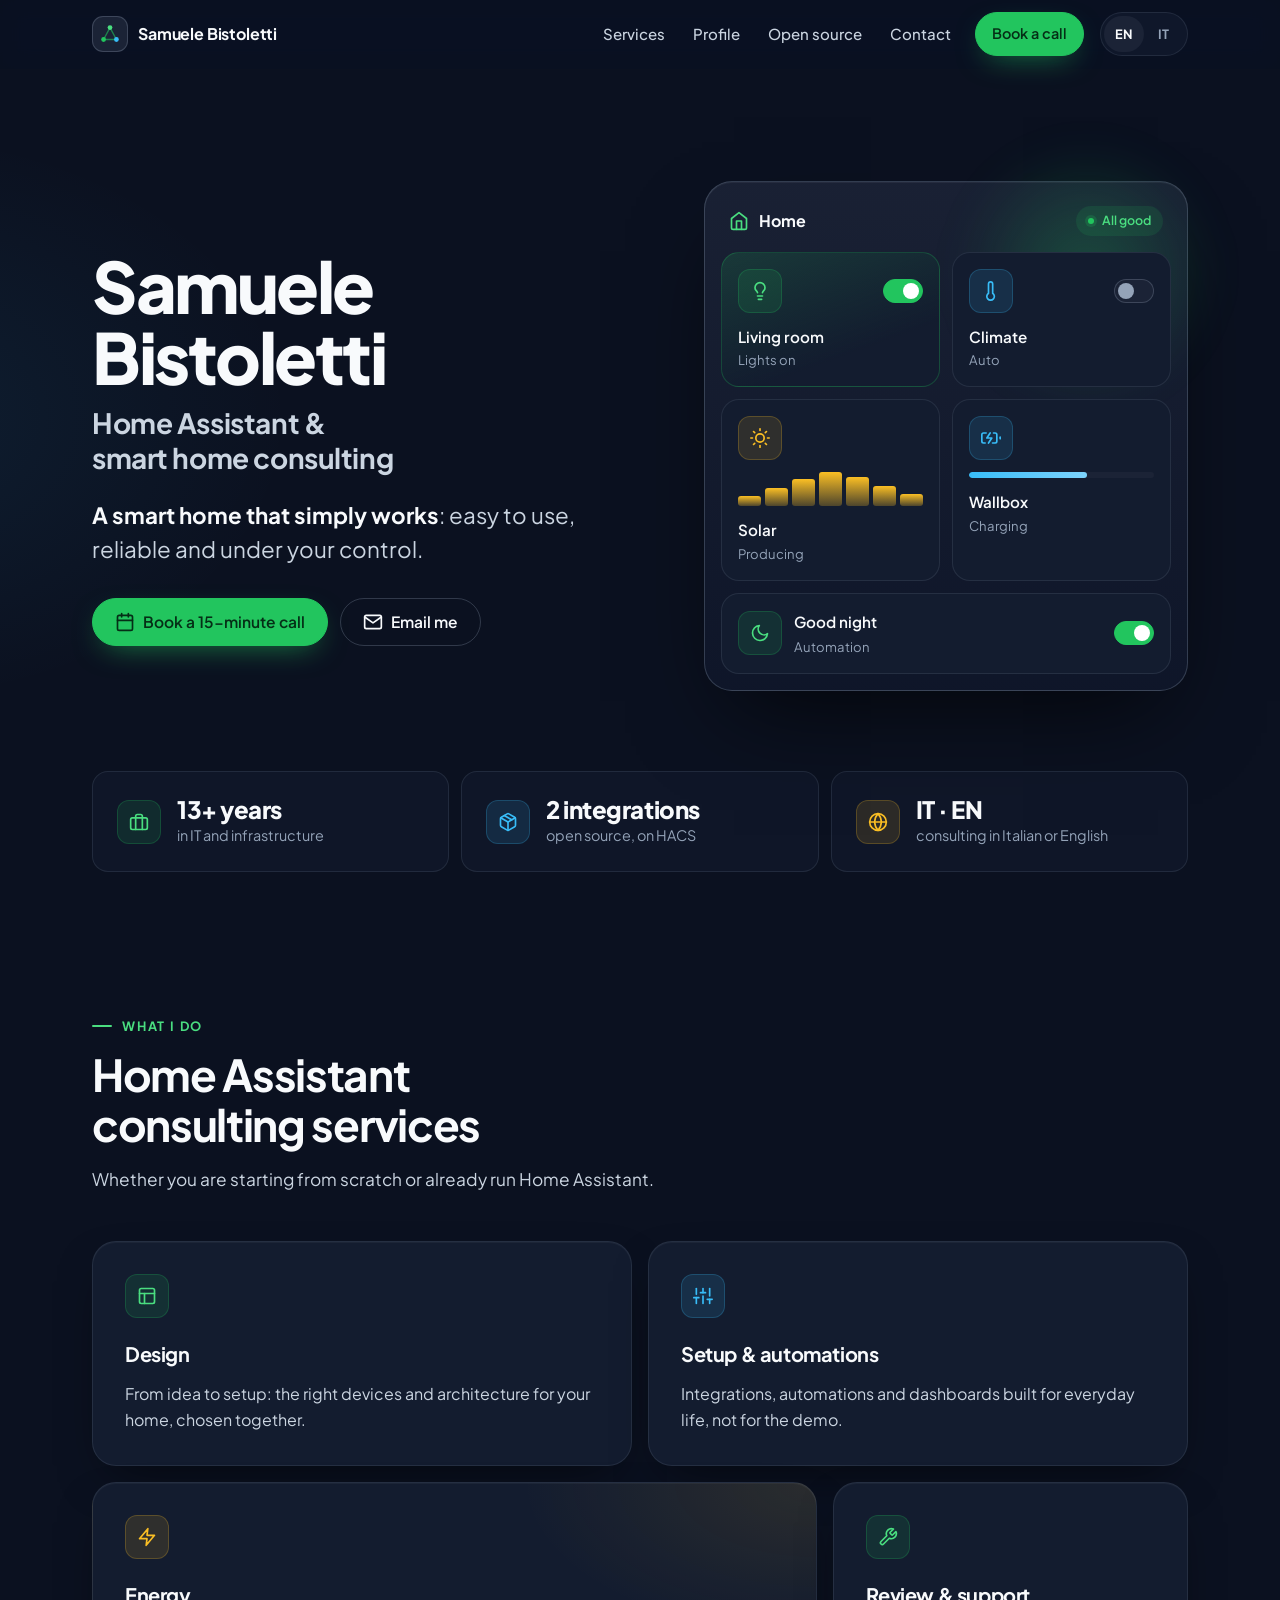
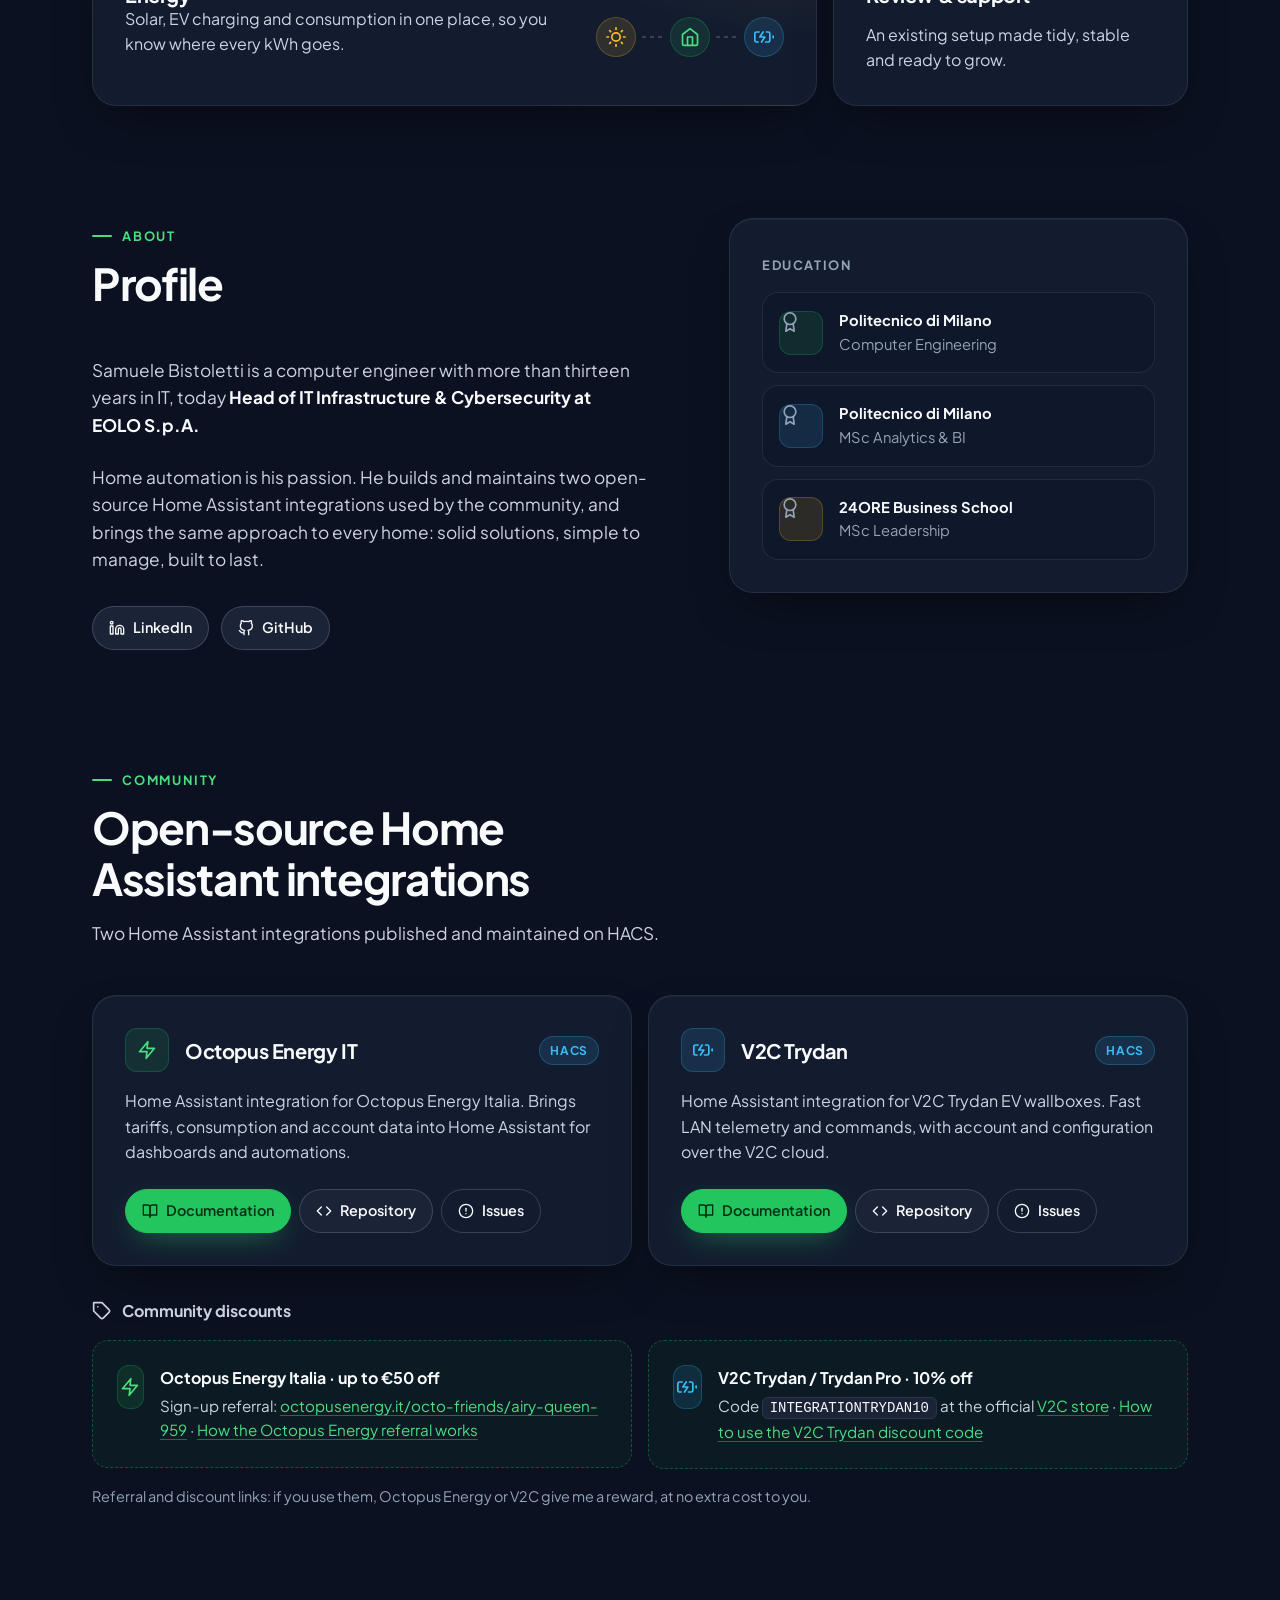
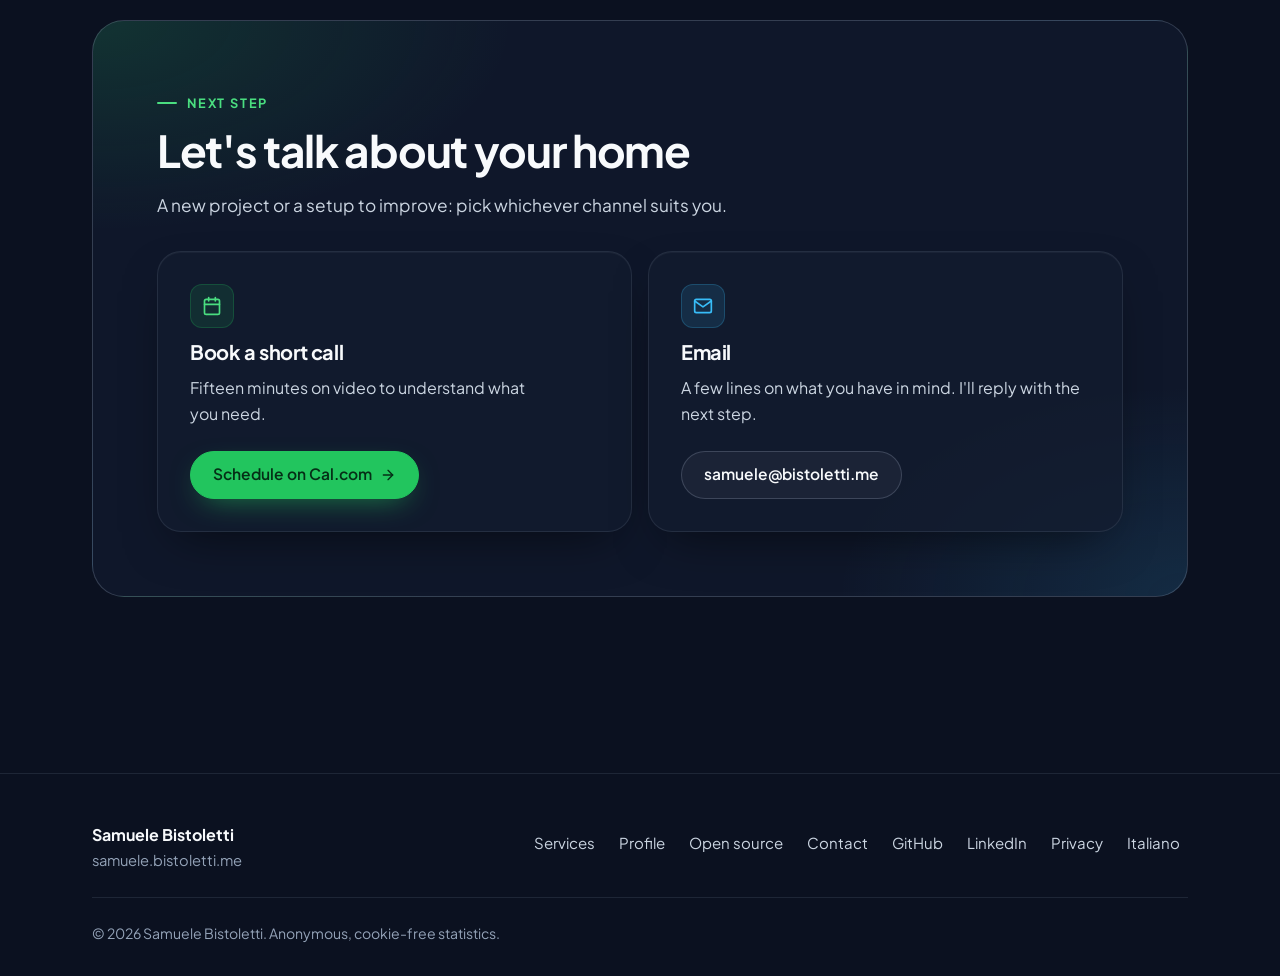
<file: index.html>
<!doctype html>
<html lang="en">
<head>
  <meta charset="utf-8" />
  <meta name="viewport" content="width=device-width, initial-scale=1, viewport-fit=cover" />

  <title>Home Assistant &amp; Smart Home Consulting | Samuele Bistoletti</title>
  <meta name="description" content="Smart homes designed and set up with Home Assistant: integrations, automations and dashboards built around you. Independent consulting, project by project." />
  <meta name="author" content="Samuele Bistoletti" />
  <meta name="robots" content="index,follow,max-image-preview:large" />
  <meta name="theme-color" content="#0b1120" />
  <meta name="color-scheme" content="dark" />
  <meta name="referrer" content="strict-origin-when-cross-origin" />

  <link rel="canonical" href="https://samuele.bistoletti.me/" />
  <link rel="alternate" hreflang="en" href="https://samuele.bistoletti.me/" />
  <link rel="alternate" hreflang="it" href="https://samuele.bistoletti.me/it/" />
  <link rel="alternate" hreflang="x-default" href="https://samuele.bistoletti.me/" />

  <meta property="og:site_name" content="Samuele Bistoletti" />
  <meta property="og:title" content="Samuele Bistoletti — Home Assistant &amp; Smart Home Consulting" />
  <meta property="og:description" content="Smart homes designed and set up with Home Assistant: integrations, automations and dashboards built around you. Independent consulting, project by project." />
  <meta property="og:type" content="website" />
  <meta property="og:url" content="https://samuele.bistoletti.me/" />
  <meta property="og:locale" content="en_GB" />
  <meta property="og:locale:alternate" content="it_IT" />
  <meta property="og:image" content="https://samuele.bistoletti.me/assets/og/home-en.png" />
  <meta property="og:image:width" content="1200" />
  <meta property="og:image:height" content="630" />
  <meta property="og:image:type" content="image/png" />
  <meta property="og:image:alt" content="Samuele Bistoletti, Home Assistant and smart home consulting" />

  <meta name="twitter:card" content="summary_large_image" />
  <meta name="twitter:title" content="Samuele Bistoletti — Home Assistant &amp; Smart Home Consulting" />
  <meta name="twitter:description" content="Smart homes designed and set up with Home Assistant: integrations, automations and dashboards built around you. Independent consulting, project by project." />
  <meta name="twitter:image" content="https://samuele.bistoletti.me/assets/og/home-en.png" />

  <link rel="icon" href="data:image/svg+xml,%3Csvg xmlns='http://www.w3.org/2000/svg' viewBox='0 0 64 64'%3E%3Crect width='64' height='64' rx='14' fill='%230f172a'/%3E%3Cpath d='M32 17L17 45M32 17L47 45M17 45H47' stroke='%2322c55e' stroke-width='3' stroke-linecap='round' opacity='.6' fill='none'/%3E%3Ccircle cx='32' cy='17' r='6.5' fill='%234ade80'/%3E%3Ccircle cx='17' cy='45' r='6.5' fill='%2322c55e'/%3E%3Ccircle cx='47' cy='45' r='6.5' fill='%2338bdf8'/%3E%3C/svg%3E" />

  <link rel="preload" href="/assets/fonts/plus-jakarta-sans-latin-var.woff2" as="font" type="font/woff2" crossorigin />
  <link rel="stylesheet" href="/assets/styles.css?v=50e95b71" />
  <script>document.documentElement.classList.add('js');</script>
  <script src="/assets/site.js?v=289af71d" defer></script>

  <script type="application/ld+json">
  {
    "@context": "https://schema.org",
    "@graph": [
      {
        "@type": "WebSite",
        "@id": "https://samuele.bistoletti.me/#website",
        "url": "https://samuele.bistoletti.me/",
        "name": "Samuele Bistoletti",
        "inLanguage": "en",
        "publisher": { "@id": "https://samuele.bistoletti.me/#person" }
      },
      {
        "@type": "Person",
        "@id": "https://samuele.bistoletti.me/#person",
        "name": "Samuele Bistoletti",
        "url": "https://samuele.bistoletti.me/",
        "jobTitle": "Head of IT Infrastructure & Cybersecurity",
        "worksFor": { "@type": "Organization", "name": "EOLO S.p.A." },
        "alumniOf": [
          { "@type": "CollegeOrUniversity", "name": "Politecnico di Milano" },
          { "@type": "EducationalOrganization", "name": "24ORE Business School" }
        ],
        "knowsAbout": [
          "Software Engineering",
          "Home Automation",
          "Home Assistant",
          "Internet of Things",
          "MQTT"
        ],
        "description": "Independent Home Assistant and smart home consultant, working with clients worldwide.",
        "sameAs": [
          "https://github.com/samuelebistoletti",
          "https://www.linkedin.com/in/samuelebistoletti/"
        ]
      },
      {
        "@type": "Service",
        "name": "Home Assistant & smart home consulting",
        "serviceType": "Home automation consulting",
        "description": "Design, setup, automations, energy management and reviews of Home Assistant smart homes, for clients worldwide.",
        "provider": { "@id": "https://samuele.bistoletti.me/#person" },
        "areaServed": "Worldwide",
        "availableLanguage": ["it", "en"]
      },
      {
        "@type": "SoftwareApplication",
        "name": "HomeAssistant-OctopusEnergyIT",
        "applicationCategory": "DeveloperApplication",
        "operatingSystem": "Home Assistant",
        "url": "https://github.com/samuelebistoletti/HomeAssistant-OctopusEnergyIT",
        "author": { "@id": "https://samuele.bistoletti.me/#person" }
      },
      {
        "@type": "SoftwareApplication",
        "name": "HomeAssistant-V2C-Cloud",
        "applicationCategory": "DeveloperApplication",
        "operatingSystem": "Home Assistant",
        "url": "https://github.com/samuelebistoletti/HomeAssistant-V2C-Cloud",
        "author": { "@id": "https://samuele.bistoletti.me/#person" }
      }
    ]
  }
  </script>
</head>

<body>
  <a class="skip-link" href="#main">Skip to content</a>

  <header class="site-header">
    <div class="wrap header-inner">
      <a class="brand" href="/" aria-label="Samuele Bistoletti, home">
        <span class="brand-mark" aria-hidden="true">
          <svg viewBox="0 0 24 24" fill="none">
            <path d="M12 5 L5 18 M12 5 L19 18 M5 18 L19 18" stroke="#22c55e" stroke-width="1.5" stroke-linecap="round" opacity="0.6"/>
            <circle cx="12" cy="5" r="2.6" fill="#4ade80"/>
            <circle cx="5" cy="18" r="2.6" fill="#22c55e"/>
            <circle cx="19" cy="18" r="2.6" fill="#38bdf8"/>
          </svg>
        </span>
        <span class="brand-name">Samuele Bistoletti</span>
      </a>

      <nav class="primary-nav" id="primary-nav" aria-label="Primary">
        <a href="#services">Services</a>
        <a href="#profile">Profile</a>
        <a href="#open-source">Open source</a>
        <a href="#contact">Contact</a>
        <a class="btn btn-primary btn-sm" href="https://cal.com/samuele.bistoletti/15min" target="_blank" rel="noopener">Book a call</a>
      </nav>

      <div class="lang-switch" role="group" aria-label="Language">
        <a href="/" aria-current="true" hreflang="en">EN</a>
        <a href="/it/" hreflang="it">IT</a>
      </div>

      <button class="nav-toggle" type="button" aria-expanded="false" aria-controls="primary-nav" aria-label="Open menu">
        <svg class="nav-toggle-open" viewBox="0 0 24 24" fill="none" stroke="currentColor" stroke-width="2" stroke-linecap="round" aria-hidden="true">
          <line x1="4" y1="7" x2="20" y2="7"/><line x1="4" y1="12" x2="20" y2="12"/><line x1="4" y1="17" x2="20" y2="17"/>
        </svg>
        <svg class="nav-toggle-close" viewBox="0 0 24 24" fill="none" stroke="currentColor" stroke-width="2" stroke-linecap="round" aria-hidden="true">
          <line x1="6" y1="6" x2="18" y2="18"/><line x1="18" y1="6" x2="6" y2="18"/>
        </svg>
      </button>
    </div>
  </header>

  <main id="main">

    <!-- ===== HERO ===== -->
    <section class="hero">
      <div class="wrap">
        <div class="hero-grid">
          <div class="hero-copy reveal">
            <h1><span class="h1-name">Samuele Bistoletti</span><span class="h1-sub">Home Assistant &amp; smart home consulting</span></h1>
            <p class="hero-lead">
              <strong>A smart home that simply works</strong>: easy to use, reliable and under your control.
            </p>
            <div class="hero-ctas">
              <a class="btn btn-primary" href="https://cal.com/samuele.bistoletti/15min" target="_blank" rel="noopener">
                <svg class="icon" aria-hidden="true"><use href="/assets/icons.svg#i-calendar"/></svg>
                Book a 15-minute call
              </a>
              <a class="btn btn-ghost copy-btn" href="mailto:samuele@bistoletti.me?subject=Home%20automation%20enquiry" data-copy="samuele@bistoletti.me">
                <span class="copy-label"><svg class="icon" aria-hidden="true"><use href="/assets/icons.svg#i-mail"/></svg>Email me</span>
                <span class="copy-feedback" aria-hidden="true"><svg class="icon" aria-hidden="true"><use href="/assets/icons.svg#i-check"/></svg>Copied</span>
              </a>
            </div>
          </div>

          <!-- Decorative: an illustrative Home Assistant-style dashboard, not live data -->
          <div class="dash reveal" aria-hidden="true">
            <div class="dash-head">
              <span class="dash-title"><svg class="icon"><use href="/assets/icons.svg#i-home"/></svg>Home</span>
              <span class="dash-status"><span class="status-dot"></span>All good</span>
            </div>
            <div class="dash-grid">
              <div class="tile tile--on">
                <div class="tile-top"><span class="icon-chip"><svg class="icon"><use href="/assets/icons.svg#i-bulb"/></svg></span><span class="toggle toggle--on"></span></div>
                <div><div class="tile-name">Living room</div><div class="tile-state">Lights on</div></div>
              </div>
              <div class="tile">
                <div class="tile-top"><span class="icon-chip icon-chip--sky"><svg class="icon"><use href="/assets/icons.svg#i-thermo"/></svg></span><span class="toggle"></span></div>
                <div><div class="tile-name">Climate</div><div class="tile-state">Auto</div></div>
              </div>
              <div class="tile">
                <div class="tile-top"><span class="icon-chip icon-chip--amber"><svg class="icon"><use href="/assets/icons.svg#i-sun"/></svg></span></div>
                <div class="spark"><span style="height:30%"></span><span style="height:55%"></span><span style="height:80%"></span><span style="height:100%"></span><span style="height:85%"></span><span style="height:60%"></span><span style="height:35%"></span></div>
                <div><div class="tile-name">Solar</div><div class="tile-state">Producing</div></div>
              </div>
              <div class="tile">
                <div class="tile-top"><span class="icon-chip icon-chip--sky"><svg class="icon"><use href="/assets/icons.svg#i-charging"/></svg></span></div>
                <div class="meter"><span></span></div>
                <div><div class="tile-name">Wallbox</div><div class="tile-state">Charging</div></div>
              </div>
              <div class="tile tile--wide">
                <span class="icon-chip"><svg class="icon"><use href="/assets/icons.svg#i-moon"/></svg></span>
                <div class="tile-text"><div class="tile-name">Good night</div><div class="tile-state">Automation</div></div>
                <span class="toggle toggle--on"></span>
              </div>
            </div>
          </div>
        </div>

        <ul class="facts reveal">
          <li class="fact">
            <span class="icon-chip"><svg class="icon" aria-hidden="true"><use href="/assets/icons.svg#i-briefcase"/></svg></span>
            <span><span class="fact-value">13+ years</span><span class="fact-label">in IT and infrastructure</span></span>
          </li>
          <li class="fact">
            <span class="icon-chip icon-chip--sky"><svg class="icon" aria-hidden="true"><use href="/assets/icons.svg#i-package"/></svg></span>
            <span><span class="fact-value">2 integrations</span><span class="fact-label">open source, on HACS</span></span>
          </li>
          <li class="fact">
            <span class="icon-chip icon-chip--amber"><svg class="icon" aria-hidden="true"><use href="/assets/icons.svg#i-globe"/></svg></span>
            <span><span class="fact-value">IT · EN</span><span class="fact-label">consulting in Italian or English</span></span>
          </li>
        </ul>
      </div>
    </section>

    <!-- ===== SERVICES ===== -->
    <section class="section" id="services">
      <div class="wrap">
        <div class="section-head reveal">
          <span class="eyebrow">What I do</span>
          <h2>Home Assistant consulting services</h2>
          <p>Whether you are starting from scratch or already run Home Assistant.</p>
        </div>

        <div class="bento">
          <article class="card bento-a reveal">
            <span class="icon-chip"><svg class="icon" aria-hidden="true"><use href="/assets/icons.svg#i-layout"/></svg></span>
            <h3>Design</h3>
            <p>From idea to setup: the right devices and architecture for your home, chosen together.</p>
          </article>
          <article class="card bento-b reveal">
            <span class="icon-chip icon-chip--sky"><svg class="icon" aria-hidden="true"><use href="/assets/icons.svg#i-sliders"/></svg></span>
            <h3>Setup &amp; automations</h3>
            <p>Integrations, automations and dashboards built for everyday life, not for the demo.</p>
          </article>
          <article class="card card--feature bento-c reveal">
            <span class="icon-chip icon-chip--amber"><svg class="icon" aria-hidden="true"><use href="/assets/icons.svg#i-zap"/></svg></span>
            <div class="card-body">
              <div>
                <h3>Energy</h3>
                <p>Solar, EV charging and consumption in one place, so you know where every kWh goes.</p>
              </div>
              <div class="flow" aria-hidden="true">
                <span class="icon-chip icon-chip--amber"><svg class="icon"><use href="/assets/icons.svg#i-sun"/></svg></span>
                <span class="flow-line"></span>
                <span class="icon-chip"><svg class="icon"><use href="/assets/icons.svg#i-home"/></svg></span>
                <span class="flow-line"></span>
                <span class="icon-chip icon-chip--sky"><svg class="icon"><use href="/assets/icons.svg#i-charging"/></svg></span>
              </div>
            </div>
          </article>
          <article class="card bento-d reveal">
            <span class="icon-chip"><svg class="icon" aria-hidden="true"><use href="/assets/icons.svg#i-tool"/></svg></span>
            <h3>Review &amp; support</h3>
            <p>An existing setup made tidy, stable and ready to grow.</p>
          </article>
        </div>
      </div>
    </section>

    <!-- ===== PROFILE ===== -->
    <section class="section" id="profile">
      <div class="wrap">
        <div class="profile-grid">
          <div class="reveal">
            <div class="section-head">
              <span class="eyebrow">About</span>
              <h2>Profile</h2>
            </div>
            <div class="profile-bio">
              <p>
                Samuele Bistoletti is a computer engineer with more than thirteen years in IT, today <strong>Head of IT Infrastructure &amp; Cybersecurity at EOLO S.p.A.</strong>
              </p>
              <p>
                Home automation is his passion. He builds and maintains two open-source Home Assistant integrations used by the community, and brings the same approach to every home: solid solutions, simple to manage, built to last.
              </p>
              <div class="profile-links">
                <a class="btn btn-sm" href="https://www.linkedin.com/in/samuelebistoletti/" target="_blank" rel="noopener">
                  <svg class="icon icon-sm" aria-hidden="true"><use href="/assets/icons.svg#i-linkedin"/></svg>LinkedIn
                </a>
                <a class="btn btn-sm" href="https://github.com/samuelebistoletti" target="_blank" rel="noopener">
                  <svg class="icon icon-sm" aria-hidden="true"><use href="/assets/icons.svg#i-github"/></svg>GitHub
                </a>
              </div>
            </div>
          </div>

          <aside class="card reveal" aria-label="Education">
            <span class="card-label">Education</span>
            <ul class="cred-list">
              <li class="cred">
                <span class="icon-chip"><svg class="icon" aria-hidden="true"><use href="/assets/icons.svg#i-award"/></svg></span>
                <span><strong>Politecnico di Milano</strong><span>Computer Engineering</span></span>
              </li>
              <li class="cred">
                <span class="icon-chip icon-chip--sky"><svg class="icon" aria-hidden="true"><use href="/assets/icons.svg#i-award"/></svg></span>
                <span><strong>Politecnico di Milano</strong><span>MSc Analytics &amp; BI</span></span>
              </li>
              <li class="cred">
                <span class="icon-chip icon-chip--amber"><svg class="icon" aria-hidden="true"><use href="/assets/icons.svg#i-award"/></svg></span>
                <span><strong>24ORE Business School</strong><span>MSc Leadership</span></span>
              </li>
            </ul>
          </aside>
        </div>
      </div>
    </section>

    <!-- ===== OPEN SOURCE ===== -->
    <section class="section" id="open-source">
      <div class="wrap">
        <div class="section-head reveal">
          <span class="eyebrow">Community</span>
          <h2>Open-source Home Assistant integrations</h2>
          <p>Two Home Assistant integrations published and maintained on HACS.</p>
        </div>

        <div class="grid-2">
          <article class="card project reveal" id="octopus">
            <div class="project-head">
              <span class="icon-chip"><svg class="icon" aria-hidden="true"><use href="/assets/icons.svg#i-zap"/></svg></span>
              <h3>Octopus Energy IT</h3>
              <span class="badge">HACS</span>
            </div>
            <p>Home Assistant integration for Octopus Energy Italia. Brings tariffs, consumption and account data into Home Assistant for dashboards and automations.</p>
            <div class="project-ctas">
              <a class="btn btn-primary btn-sm" href="https://github.com/samuelebistoletti/HomeAssistant-OctopusEnergyIT#readme" target="_blank" rel="noopener"><svg class="icon icon-sm" aria-hidden="true"><use href="/assets/icons.svg#i-book"/></svg>Documentation</a>
              <a class="btn btn-sm" href="https://github.com/samuelebistoletti/HomeAssistant-OctopusEnergyIT" target="_blank" rel="noopener"><svg class="icon icon-sm" aria-hidden="true"><use href="/assets/icons.svg#i-code"/></svg>Repository</a>
              <a class="btn btn-sm btn-ghost" href="https://github.com/samuelebistoletti/HomeAssistant-OctopusEnergyIT/issues" target="_blank" rel="noopener"><svg class="icon icon-sm" aria-hidden="true"><use href="/assets/icons.svg#i-alert"/></svg>Issues</a>
            </div>
          </article>

          <article class="card project reveal" id="v2c">
            <div class="project-head">
              <span class="icon-chip icon-chip--sky"><svg class="icon" aria-hidden="true"><use href="/assets/icons.svg#i-charging"/></svg></span>
              <h3>V2C Trydan</h3>
              <span class="badge">HACS</span>
            </div>
            <p>Home Assistant integration for V2C Trydan EV wallboxes. Fast LAN telemetry and commands, with account and configuration over the V2C cloud.</p>
            <div class="project-ctas">
              <a class="btn btn-primary btn-sm" href="https://github.com/samuelebistoletti/HomeAssistant-V2C-Cloud#readme" target="_blank" rel="noopener"><svg class="icon icon-sm" aria-hidden="true"><use href="/assets/icons.svg#i-book"/></svg>Documentation</a>
              <a class="btn btn-sm" href="https://github.com/samuelebistoletti/HomeAssistant-V2C-Cloud" target="_blank" rel="noopener"><svg class="icon icon-sm" aria-hidden="true"><use href="/assets/icons.svg#i-code"/></svg>Repository</a>
              <a class="btn btn-sm btn-ghost" href="https://github.com/samuelebistoletti/HomeAssistant-V2C-Cloud/issues" target="_blank" rel="noopener"><svg class="icon icon-sm" aria-hidden="true"><use href="/assets/icons.svg#i-alert"/></svg>Issues</a>
            </div>
          </article>
        </div>

        <div class="offers reveal" role="group" aria-label="Community discounts">
          <p class="offers-title"><svg class="icon" aria-hidden="true"><use href="/assets/icons.svg#i-tag"/></svg>Community discounts</p>
          <div class="grid-2">
            <div class="offer">
              <span class="icon-chip"><svg class="icon" aria-hidden="true"><use href="/assets/icons.svg#i-zap"/></svg></span>
              <div>
                <span class="offer-tag">Octopus Energy Italia · up to €50 off</span>
                <p>Sign-up referral: <a class="inline-link" href="https://octopusenergy.it/octo-friends/airy-queen-959" target="_blank" rel="sponsored noopener">octopusenergy.it/octo-friends/airy-queen-959</a> · <a class="inline-link" href="/octopus-energy-referral/">How the Octopus Energy referral works</a></p>
              </div>
            </div>
            <div class="offer">
              <span class="icon-chip icon-chip--sky"><svg class="icon" aria-hidden="true"><use href="/assets/icons.svg#i-charging"/></svg></span>
              <div>
                <span class="offer-tag">V2C Trydan / Trydan Pro · 10% off</span>
                <p>Code <code>INTEGRATIONTRYDAN10</code> at the official <a class="inline-link" href="https://v2charge.com/store/it/" target="_blank" rel="sponsored noopener">V2C store</a> · <a class="inline-link" href="/v2c-discount-code/">How to use the V2C Trydan discount code</a></p>
              </div>
            </div>
          </div>
          <p class="offers-note">Referral and discount links: if you use them, Octopus Energy or V2C give me a reward, at no extra cost to you.</p>
        </div>
      </div>
    </section>

    <!-- ===== CONTACT ===== -->
    <section class="section" id="contact">
      <div class="wrap">
        <div class="contact-panel reveal">
          <div class="section-head">
            <span class="eyebrow">Next step</span>
            <h2>Let's talk about your home</h2>
            <p>A new project or a setup to improve: pick whichever channel suits you.</p>
          </div>

          <div class="grid-2 contact-grid">
            <article class="card">
              <span class="icon-chip"><svg class="icon" aria-hidden="true"><use href="/assets/icons.svg#i-calendar"/></svg></span>
              <h3>Book a short call</h3>
              <p>Fifteen minutes on video to understand what you need.</p>
              <a class="btn btn-primary" href="https://cal.com/samuele.bistoletti/15min" target="_blank" rel="noopener">Schedule on Cal.com<svg class="icon icon-sm" aria-hidden="true"><use href="/assets/icons.svg#i-arrow"/></svg></a>
            </article>

            <article class="card">
              <span class="icon-chip icon-chip--sky"><svg class="icon" aria-hidden="true"><use href="/assets/icons.svg#i-mail"/></svg></span>
              <h3>Email</h3>
              <p>A few lines on what you have in mind. I'll reply with the next step.</p>
              <a class="btn copy-btn" href="mailto:samuele@bistoletti.me?subject=Home%20automation%20enquiry" data-copy="samuele@bistoletti.me">
                <span class="copy-label">samuele@bistoletti.me</span>
                <span class="copy-feedback" aria-hidden="true"><svg class="icon" aria-hidden="true"><use href="/assets/icons.svg#i-check"/></svg>Copied</span>
              </a>
            </article>
          </div>
        </div>
      </div>
    </section>

  </main>

  <footer class="site-footer">
    <div class="wrap">
      <div class="footer-inner">
        <div class="footer-brand">
          <strong>Samuele Bistoletti</strong>
          <span>samuele.bistoletti.me</span>
        </div>
        <nav class="footer-links" aria-label="Footer">
          <a href="#services">Services</a>
          <a href="#profile">Profile</a>
          <a href="#open-source">Open source</a>
          <a href="#contact">Contact</a>
          <a href="https://github.com/samuelebistoletti" target="_blank" rel="noopener">GitHub</a>
          <a href="https://www.linkedin.com/in/samuelebistoletti/" target="_blank" rel="noopener">LinkedIn</a>
          <a href="/privacy/">Privacy</a>
          <a href="/it/" hreflang="it">Italiano</a>
        </nav>
      </div>
      <p class="footer-trust">
        © <span id="year">2026</span> Samuele Bistoletti. Anonymous, cookie-free statistics.
      </p>
    </div>
  </footer>
</body>
</html>
</file>
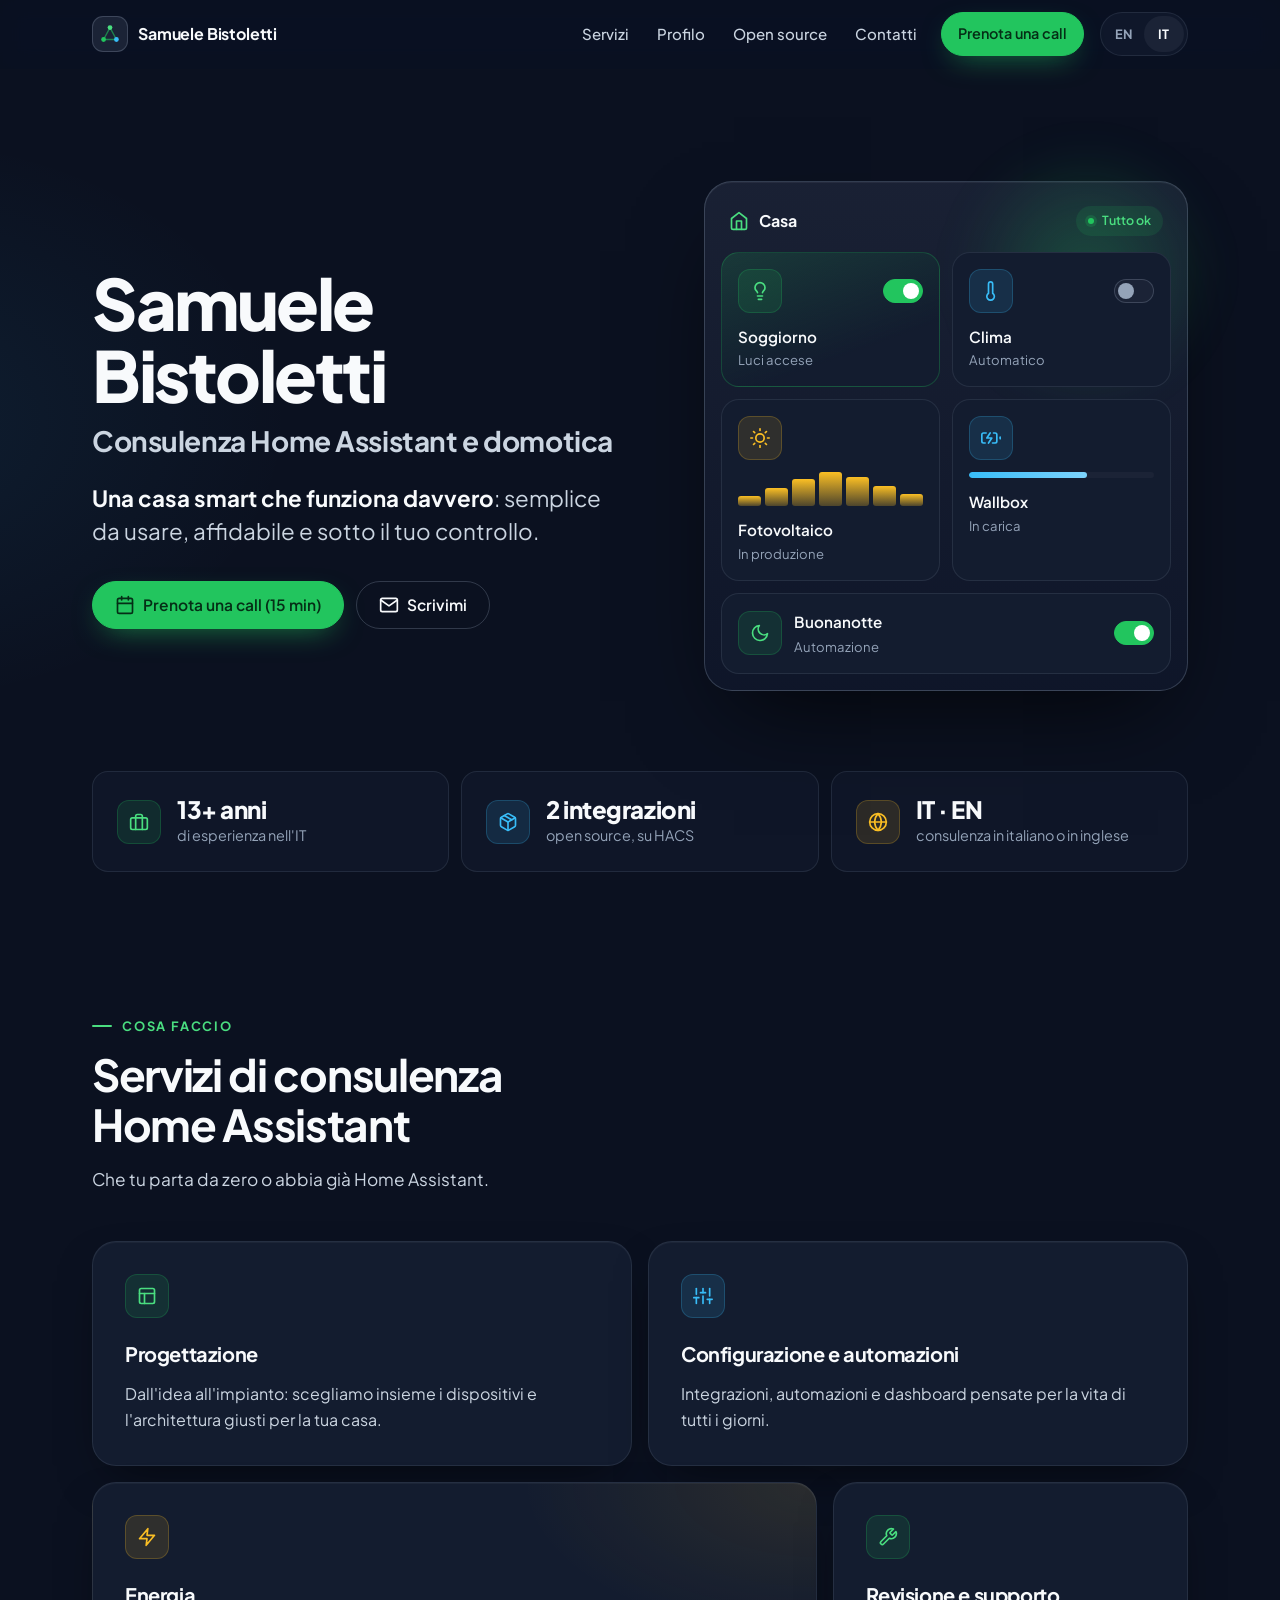
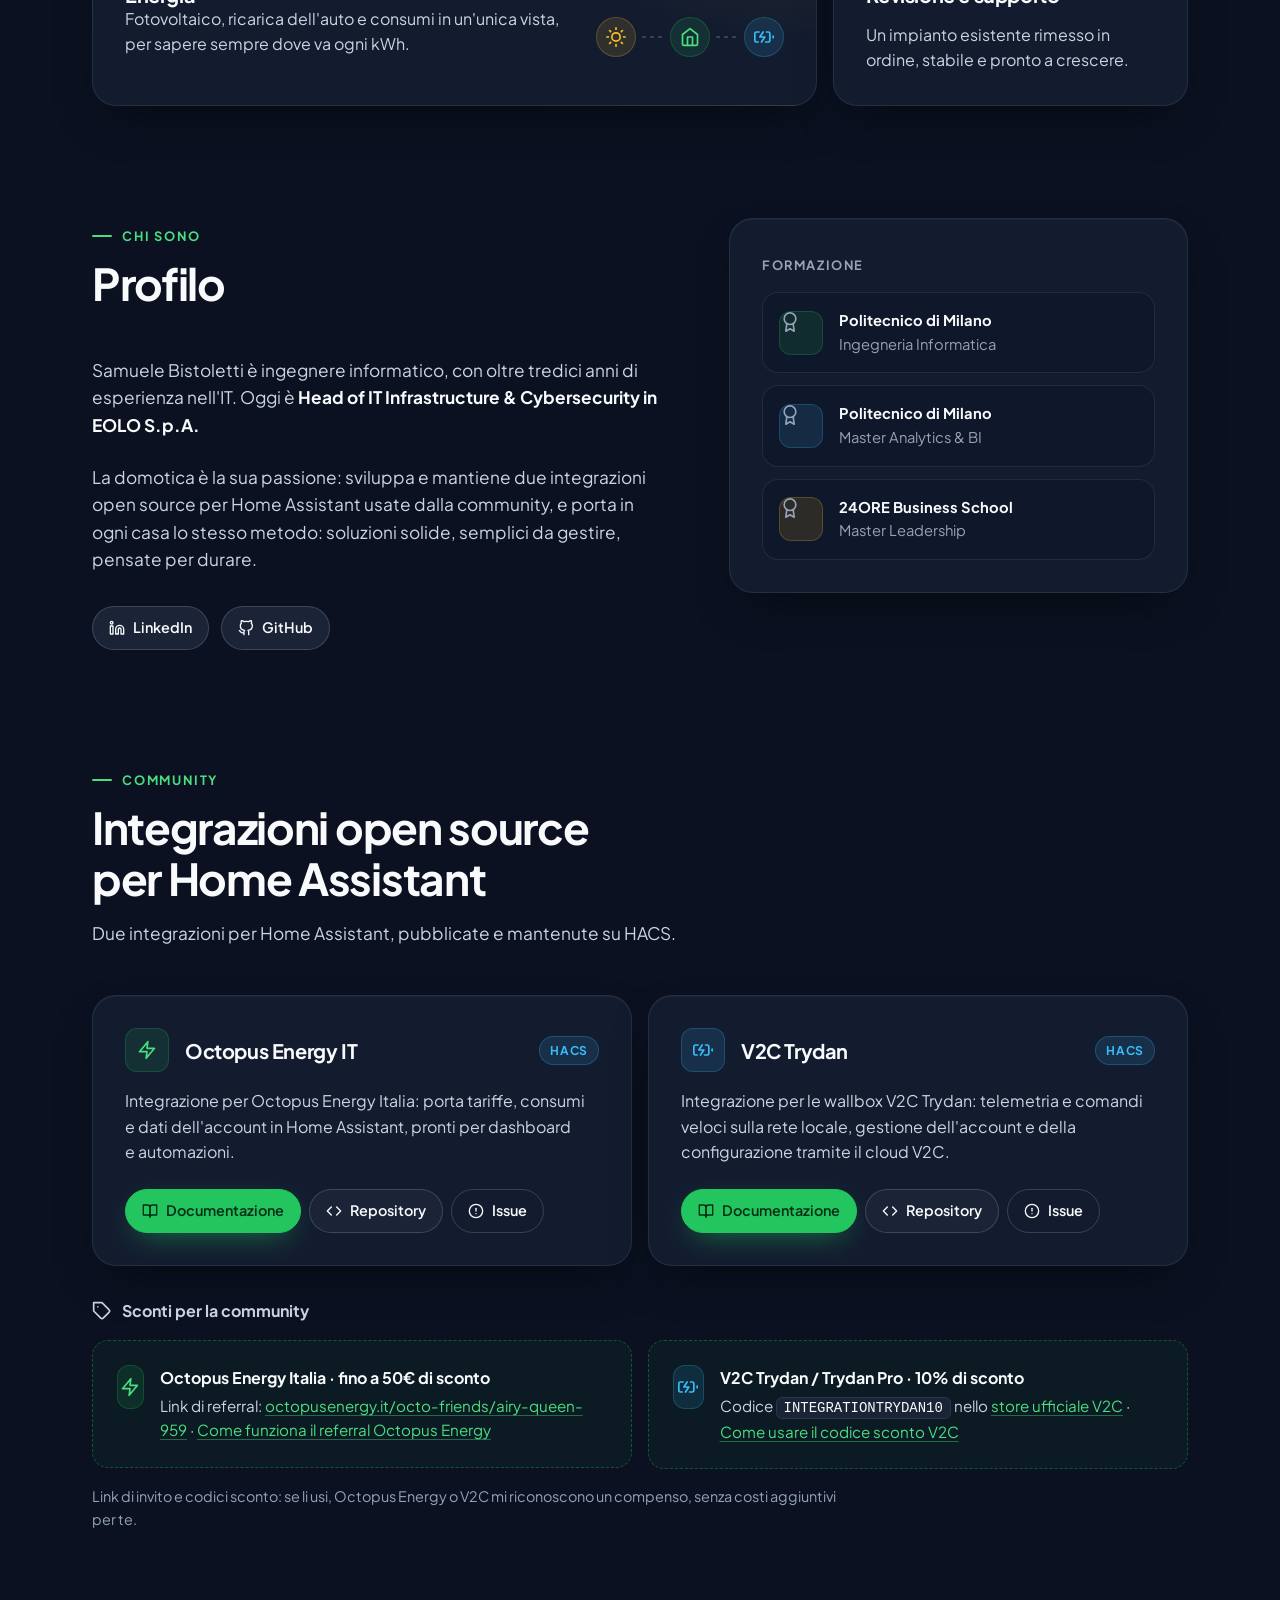
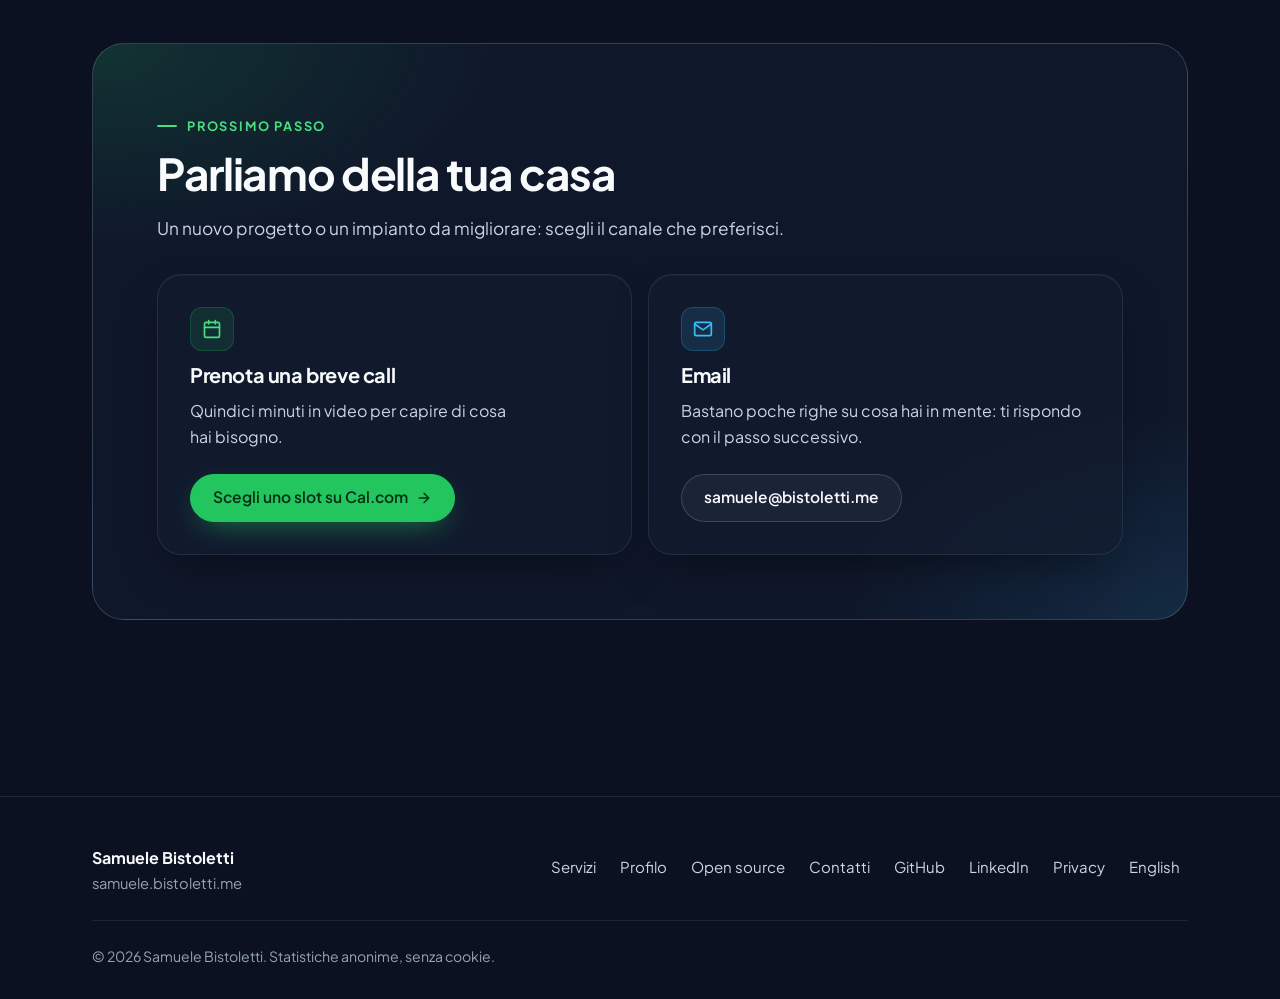
<file: it/index.html>
<!doctype html>
<html lang="it">
<head>
  <meta charset="utf-8" />
  <meta name="viewport" content="width=device-width, initial-scale=1, viewport-fit=cover" />

  <title>Consulenza Home Assistant e domotica | Samuele Bistoletti</title>
  <meta name="description" content="Case smart progettate e configurate con Home Assistant: integrazioni, automazioni e dashboard su misura. Consulenza indipendente, progetto per progetto." />
  <meta name="author" content="Samuele Bistoletti" />
  <meta name="robots" content="index,follow,max-image-preview:large" />
  <meta name="theme-color" content="#0b1120" />
  <meta name="color-scheme" content="dark" />
  <meta name="referrer" content="strict-origin-when-cross-origin" />

  <link rel="canonical" href="https://samuele.bistoletti.me/it/" />
  <link rel="alternate" hreflang="en" href="https://samuele.bistoletti.me/" />
  <link rel="alternate" hreflang="it" href="https://samuele.bistoletti.me/it/" />
  <link rel="alternate" hreflang="x-default" href="https://samuele.bistoletti.me/" />

  <meta property="og:site_name" content="Samuele Bistoletti" />
  <meta property="og:title" content="Samuele Bistoletti — Consulenza Home Assistant e domotica" />
  <meta property="og:description" content="Case smart progettate e configurate con Home Assistant: integrazioni, automazioni e dashboard su misura. Consulenza indipendente, progetto per progetto." />
  <meta property="og:type" content="website" />
  <meta property="og:url" content="https://samuele.bistoletti.me/it/" />
  <meta property="og:locale" content="it_IT" />
  <meta property="og:locale:alternate" content="en_GB" />
  <meta property="og:image" content="https://samuele.bistoletti.me/assets/og/home-it.png" />
  <meta property="og:image:width" content="1200" />
  <meta property="og:image:height" content="630" />
  <meta property="og:image:type" content="image/png" />
  <meta property="og:image:alt" content="Samuele Bistoletti, consulenza Home Assistant e domotica" />

  <meta name="twitter:card" content="summary_large_image" />
  <meta name="twitter:title" content="Samuele Bistoletti — Consulenza Home Assistant e domotica" />
  <meta name="twitter:description" content="Case smart progettate e configurate con Home Assistant: integrazioni, automazioni e dashboard su misura. Consulenza indipendente, progetto per progetto." />
  <meta name="twitter:image" content="https://samuele.bistoletti.me/assets/og/home-it.png" />

  <link rel="icon" href="data:image/svg+xml,%3Csvg xmlns='http://www.w3.org/2000/svg' viewBox='0 0 64 64'%3E%3Crect width='64' height='64' rx='14' fill='%230f172a'/%3E%3Cpath d='M32 17L17 45M32 17L47 45M17 45H47' stroke='%2322c55e' stroke-width='3' stroke-linecap='round' opacity='.6' fill='none'/%3E%3Ccircle cx='32' cy='17' r='6.5' fill='%234ade80'/%3E%3Ccircle cx='17' cy='45' r='6.5' fill='%2322c55e'/%3E%3Ccircle cx='47' cy='45' r='6.5' fill='%2338bdf8'/%3E%3C/svg%3E" />

  <link rel="preload" href="/assets/fonts/plus-jakarta-sans-latin-var.woff2" as="font" type="font/woff2" crossorigin />
  <link rel="stylesheet" href="/assets/styles.css?v=50e95b71" />
  <script>document.documentElement.classList.add('js');</script>
  <script src="/assets/site.js?v=289af71d" defer></script>

  <script type="application/ld+json">
  {
    "@context": "https://schema.org",
    "@graph": [
      {
        "@type": "WebSite",
        "@id": "https://samuele.bistoletti.me/it/#website",
        "url": "https://samuele.bistoletti.me/it/",
        "name": "Samuele Bistoletti",
        "inLanguage": "it",
        "publisher": { "@id": "https://samuele.bistoletti.me/#person" }
      },
      {
        "@type": "Person",
        "@id": "https://samuele.bistoletti.me/#person",
        "name": "Samuele Bistoletti",
        "url": "https://samuele.bistoletti.me/",
        "jobTitle": "Head of IT Infrastructure & Cybersecurity",
        "worksFor": { "@type": "Organization", "name": "EOLO S.p.A." },
        "alumniOf": [
          { "@type": "CollegeOrUniversity", "name": "Politecnico di Milano" },
          { "@type": "EducationalOrganization", "name": "24ORE Business School" }
        ],
        "knowsAbout": [
          "Software Engineering",
          "Home Automation",
          "Home Assistant",
          "Internet of Things",
          "MQTT"
        ],
        "description": "Consulente indipendente Home Assistant e domotica, per clienti in tutto il mondo.",
        "sameAs": [
          "https://github.com/samuelebistoletti",
          "https://www.linkedin.com/in/samuelebistoletti/"
        ]
      },
      {
        "@type": "Service",
        "name": "Consulenza Home Assistant e domotica",
        "serviceType": "Consulenza domotica",
        "description": "Progettazione, configurazione, automazioni, gestione dell'energia e revisione di case smart con Home Assistant, per clienti in tutto il mondo.",
        "provider": { "@id": "https://samuele.bistoletti.me/#person" },
        "areaServed": "Worldwide",
        "availableLanguage": ["it", "en"]
      },
      {
        "@type": "SoftwareApplication",
        "name": "HomeAssistant-OctopusEnergyIT",
        "applicationCategory": "DeveloperApplication",
        "operatingSystem": "Home Assistant",
        "url": "https://github.com/samuelebistoletti/HomeAssistant-OctopusEnergyIT",
        "author": { "@id": "https://samuele.bistoletti.me/#person" }
      },
      {
        "@type": "SoftwareApplication",
        "name": "HomeAssistant-V2C-Cloud",
        "applicationCategory": "DeveloperApplication",
        "operatingSystem": "Home Assistant",
        "url": "https://github.com/samuelebistoletti/HomeAssistant-V2C-Cloud",
        "author": { "@id": "https://samuele.bistoletti.me/#person" }
      }
    ]
  }
  </script>
</head>

<body>
  <a class="skip-link" href="#main">Vai al contenuto</a>

  <header class="site-header">
    <div class="wrap header-inner">
      <a class="brand" href="/it/" aria-label="Samuele Bistoletti, home">
        <span class="brand-mark" aria-hidden="true">
          <svg viewBox="0 0 24 24" fill="none">
            <path d="M12 5 L5 18 M12 5 L19 18 M5 18 L19 18" stroke="#22c55e" stroke-width="1.5" stroke-linecap="round" opacity="0.6"/>
            <circle cx="12" cy="5" r="2.6" fill="#4ade80"/>
            <circle cx="5" cy="18" r="2.6" fill="#22c55e"/>
            <circle cx="19" cy="18" r="2.6" fill="#38bdf8"/>
          </svg>
        </span>
        <span class="brand-name">Samuele Bistoletti</span>
      </a>

      <nav class="primary-nav" id="primary-nav" aria-label="Navigazione principale">
        <a href="#services">Servizi</a>
        <a href="#profile">Profilo</a>
        <a href="#open-source">Open source</a>
        <a href="#contact">Contatti</a>
        <a class="btn btn-primary btn-sm" href="https://cal.com/samuele.bistoletti/15min" target="_blank" rel="noopener">Prenota una call</a>
      </nav>

      <div class="lang-switch" role="group" aria-label="Lingua">
        <a href="/" hreflang="en">EN</a>
        <a href="/it/" aria-current="true" hreflang="it">IT</a>
      </div>

      <button class="nav-toggle" type="button" aria-expanded="false" aria-controls="primary-nav" aria-label="Apri menu">
        <svg class="nav-toggle-open" viewBox="0 0 24 24" fill="none" stroke="currentColor" stroke-width="2" stroke-linecap="round" aria-hidden="true">
          <line x1="4" y1="7" x2="20" y2="7"/><line x1="4" y1="12" x2="20" y2="12"/><line x1="4" y1="17" x2="20" y2="17"/>
        </svg>
        <svg class="nav-toggle-close" viewBox="0 0 24 24" fill="none" stroke="currentColor" stroke-width="2" stroke-linecap="round" aria-hidden="true">
          <line x1="6" y1="6" x2="18" y2="18"/><line x1="18" y1="6" x2="6" y2="18"/>
        </svg>
      </button>
    </div>
  </header>

  <main id="main">

    <!-- ===== HERO ===== -->
    <section class="hero">
      <div class="wrap">
        <div class="hero-grid">
          <div class="hero-copy reveal">
            <h1><span class="h1-name">Samuele Bistoletti</span><span class="h1-sub">Consulenza Home Assistant e domotica</span></h1>
            <p class="hero-lead">
              <strong>Una casa smart che funziona davvero</strong>: semplice da usare, affidabile e sotto il tuo controllo.
            </p>
            <div class="hero-ctas">
              <a class="btn btn-primary" href="https://cal.com/samuele.bistoletti/15min" target="_blank" rel="noopener">
                <svg class="icon" aria-hidden="true"><use href="/assets/icons.svg#i-calendar"/></svg>
                Prenota una call (15 min)
              </a>
              <a class="btn btn-ghost copy-btn" href="mailto:samuele@bistoletti.me?subject=Richiesta%20di%20consulenza%20domotica" data-copy="samuele@bistoletti.me">
                <span class="copy-label"><svg class="icon" aria-hidden="true"><use href="/assets/icons.svg#i-mail"/></svg>Scrivimi</span>
                <span class="copy-feedback" aria-hidden="true"><svg class="icon" aria-hidden="true"><use href="/assets/icons.svg#i-check"/></svg>Copiato</span>
              </a>
            </div>
          </div>

          <!-- Decorativo: dashboard illustrativa in stile Home Assistant, non sono dati reali -->
          <div class="dash reveal" aria-hidden="true">
            <div class="dash-head">
              <span class="dash-title"><svg class="icon"><use href="/assets/icons.svg#i-home"/></svg>Casa</span>
              <span class="dash-status"><span class="status-dot"></span>Tutto ok</span>
            </div>
            <div class="dash-grid">
              <div class="tile tile--on">
                <div class="tile-top"><span class="icon-chip"><svg class="icon"><use href="/assets/icons.svg#i-bulb"/></svg></span><span class="toggle toggle--on"></span></div>
                <div><div class="tile-name">Soggiorno</div><div class="tile-state">Luci accese</div></div>
              </div>
              <div class="tile">
                <div class="tile-top"><span class="icon-chip icon-chip--sky"><svg class="icon"><use href="/assets/icons.svg#i-thermo"/></svg></span><span class="toggle"></span></div>
                <div><div class="tile-name">Clima</div><div class="tile-state">Automatico</div></div>
              </div>
              <div class="tile">
                <div class="tile-top"><span class="icon-chip icon-chip--amber"><svg class="icon"><use href="/assets/icons.svg#i-sun"/></svg></span></div>
                <div class="spark"><span style="height:30%"></span><span style="height:55%"></span><span style="height:80%"></span><span style="height:100%"></span><span style="height:85%"></span><span style="height:60%"></span><span style="height:35%"></span></div>
                <div><div class="tile-name">Fotovoltaico</div><div class="tile-state">In produzione</div></div>
              </div>
              <div class="tile">
                <div class="tile-top"><span class="icon-chip icon-chip--sky"><svg class="icon"><use href="/assets/icons.svg#i-charging"/></svg></span></div>
                <div class="meter"><span></span></div>
                <div><div class="tile-name">Wallbox</div><div class="tile-state">In carica</div></div>
              </div>
              <div class="tile tile--wide">
                <span class="icon-chip"><svg class="icon"><use href="/assets/icons.svg#i-moon"/></svg></span>
                <div class="tile-text"><div class="tile-name">Buonanotte</div><div class="tile-state">Automazione</div></div>
                <span class="toggle toggle--on"></span>
              </div>
            </div>
          </div>
        </div>

        <ul class="facts reveal">
          <li class="fact">
            <span class="icon-chip"><svg class="icon" aria-hidden="true"><use href="/assets/icons.svg#i-briefcase"/></svg></span>
            <span><span class="fact-value">13+ anni</span><span class="fact-label">di esperienza nell'IT</span></span>
          </li>
          <li class="fact">
            <span class="icon-chip icon-chip--sky"><svg class="icon" aria-hidden="true"><use href="/assets/icons.svg#i-package"/></svg></span>
            <span><span class="fact-value">2 integrazioni</span><span class="fact-label">open source, su HACS</span></span>
          </li>
          <li class="fact">
            <span class="icon-chip icon-chip--amber"><svg class="icon" aria-hidden="true"><use href="/assets/icons.svg#i-globe"/></svg></span>
            <span><span class="fact-value">IT · EN</span><span class="fact-label">consulenza in italiano o in inglese</span></span>
          </li>
        </ul>
      </div>
    </section>

    <!-- ===== SERVICES ===== -->
    <section class="section" id="services">
      <div class="wrap">
        <div class="section-head reveal">
          <span class="eyebrow">Cosa faccio</span>
          <h2>Servizi di consulenza Home Assistant</h2>
          <p>Che tu parta da zero o abbia già Home Assistant.</p>
        </div>

        <div class="bento">
          <article class="card bento-a reveal">
            <span class="icon-chip"><svg class="icon" aria-hidden="true"><use href="/assets/icons.svg#i-layout"/></svg></span>
            <h3>Progettazione</h3>
            <p>Dall'idea all'impianto: scegliamo insieme i dispositivi e l'architettura giusti per la tua casa.</p>
          </article>
          <article class="card bento-b reveal">
            <span class="icon-chip icon-chip--sky"><svg class="icon" aria-hidden="true"><use href="/assets/icons.svg#i-sliders"/></svg></span>
            <h3>Configurazione e automazioni</h3>
            <p>Integrazioni, automazioni e dashboard pensate per la vita di tutti i giorni.</p>
          </article>
          <article class="card card--feature bento-c reveal">
            <span class="icon-chip icon-chip--amber"><svg class="icon" aria-hidden="true"><use href="/assets/icons.svg#i-zap"/></svg></span>
            <div class="card-body">
              <div>
                <h3>Energia</h3>
                <p>Fotovoltaico, ricarica dell'auto e consumi in un'unica vista, per sapere sempre dove va ogni kWh.</p>
              </div>
              <div class="flow" aria-hidden="true">
                <span class="icon-chip icon-chip--amber"><svg class="icon"><use href="/assets/icons.svg#i-sun"/></svg></span>
                <span class="flow-line"></span>
                <span class="icon-chip"><svg class="icon"><use href="/assets/icons.svg#i-home"/></svg></span>
                <span class="flow-line"></span>
                <span class="icon-chip icon-chip--sky"><svg class="icon"><use href="/assets/icons.svg#i-charging"/></svg></span>
              </div>
            </div>
          </article>
          <article class="card bento-d reveal">
            <span class="icon-chip"><svg class="icon" aria-hidden="true"><use href="/assets/icons.svg#i-tool"/></svg></span>
            <h3>Revisione e supporto</h3>
            <p>Un impianto esistente rimesso in ordine, stabile e pronto a crescere.</p>
          </article>
        </div>
      </div>
    </section>

    <!-- ===== PROFILE ===== -->
    <section class="section" id="profile">
      <div class="wrap">
        <div class="profile-grid">
          <div class="reveal">
            <div class="section-head">
              <span class="eyebrow">Chi sono</span>
              <h2>Profilo</h2>
            </div>
            <div class="profile-bio">
              <p>
                Samuele Bistoletti è ingegnere informatico, con oltre tredici anni di esperienza nell'IT. Oggi è <strong>Head of IT Infrastructure &amp; Cybersecurity in EOLO S.p.A.</strong>
              </p>
              <p>
                La domotica è la sua passione: sviluppa e mantiene due integrazioni open source per Home Assistant usate dalla community, e porta in ogni casa lo stesso metodo: soluzioni solide, semplici da gestire, pensate per durare.
              </p>
              <div class="profile-links">
                <a class="btn btn-sm" href="https://www.linkedin.com/in/samuelebistoletti/" target="_blank" rel="noopener">
                  <svg class="icon icon-sm" aria-hidden="true"><use href="/assets/icons.svg#i-linkedin"/></svg>LinkedIn
                </a>
                <a class="btn btn-sm" href="https://github.com/samuelebistoletti" target="_blank" rel="noopener">
                  <svg class="icon icon-sm" aria-hidden="true"><use href="/assets/icons.svg#i-github"/></svg>GitHub
                </a>
              </div>
            </div>
          </div>

          <aside class="card reveal" aria-label="Formazione">
            <span class="card-label">Formazione</span>
            <ul class="cred-list">
              <li class="cred">
                <span class="icon-chip"><svg class="icon" aria-hidden="true"><use href="/assets/icons.svg#i-award"/></svg></span>
                <span><strong>Politecnico di Milano</strong><span>Ingegneria Informatica</span></span>
              </li>
              <li class="cred">
                <span class="icon-chip icon-chip--sky"><svg class="icon" aria-hidden="true"><use href="/assets/icons.svg#i-award"/></svg></span>
                <span><strong>Politecnico di Milano</strong><span>Master Analytics &amp; BI</span></span>
              </li>
              <li class="cred">
                <span class="icon-chip icon-chip--amber"><svg class="icon" aria-hidden="true"><use href="/assets/icons.svg#i-award"/></svg></span>
                <span><strong>24ORE Business School</strong><span>Master Leadership</span></span>
              </li>
            </ul>
          </aside>
        </div>
      </div>
    </section>

    <!-- ===== OPEN SOURCE ===== -->
    <section class="section" id="open-source">
      <div class="wrap">
        <div class="section-head reveal">
          <span class="eyebrow">Community</span>
          <h2>Integrazioni open source per Home Assistant</h2>
          <p>Due integrazioni per Home Assistant, pubblicate e mantenute su HACS.</p>
        </div>

        <div class="grid-2">
          <article class="card project reveal" id="octopus">
            <div class="project-head">
              <span class="icon-chip"><svg class="icon" aria-hidden="true"><use href="/assets/icons.svg#i-zap"/></svg></span>
              <h3>Octopus Energy IT</h3>
              <span class="badge">HACS</span>
            </div>
            <p>Integrazione per Octopus Energy Italia: porta tariffe, consumi e dati dell'account in Home Assistant, pronti per dashboard e automazioni.</p>
            <div class="project-ctas">
              <a class="btn btn-primary btn-sm" href="https://github.com/samuelebistoletti/HomeAssistant-OctopusEnergyIT#readme" target="_blank" rel="noopener"><svg class="icon icon-sm" aria-hidden="true"><use href="/assets/icons.svg#i-book"/></svg>Documentazione</a>
              <a class="btn btn-sm" href="https://github.com/samuelebistoletti/HomeAssistant-OctopusEnergyIT" target="_blank" rel="noopener"><svg class="icon icon-sm" aria-hidden="true"><use href="/assets/icons.svg#i-code"/></svg>Repository</a>
              <a class="btn btn-sm btn-ghost" href="https://github.com/samuelebistoletti/HomeAssistant-OctopusEnergyIT/issues" target="_blank" rel="noopener"><svg class="icon icon-sm" aria-hidden="true"><use href="/assets/icons.svg#i-alert"/></svg>Issue</a>
            </div>
          </article>

          <article class="card project reveal" id="v2c">
            <div class="project-head">
              <span class="icon-chip icon-chip--sky"><svg class="icon" aria-hidden="true"><use href="/assets/icons.svg#i-charging"/></svg></span>
              <h3>V2C Trydan</h3>
              <span class="badge">HACS</span>
            </div>
            <p>Integrazione per le wallbox V2C Trydan: telemetria e comandi veloci sulla rete locale, gestione dell'account e della configurazione tramite il cloud V2C.</p>
            <div class="project-ctas">
              <a class="btn btn-primary btn-sm" href="https://github.com/samuelebistoletti/HomeAssistant-V2C-Cloud#readme" target="_blank" rel="noopener"><svg class="icon icon-sm" aria-hidden="true"><use href="/assets/icons.svg#i-book"/></svg>Documentazione</a>
              <a class="btn btn-sm" href="https://github.com/samuelebistoletti/HomeAssistant-V2C-Cloud" target="_blank" rel="noopener"><svg class="icon icon-sm" aria-hidden="true"><use href="/assets/icons.svg#i-code"/></svg>Repository</a>
              <a class="btn btn-sm btn-ghost" href="https://github.com/samuelebistoletti/HomeAssistant-V2C-Cloud/issues" target="_blank" rel="noopener"><svg class="icon icon-sm" aria-hidden="true"><use href="/assets/icons.svg#i-alert"/></svg>Issue</a>
            </div>
          </article>
        </div>

        <div class="offers reveal" role="group" aria-label="Sconti per la community">
          <p class="offers-title"><svg class="icon" aria-hidden="true"><use href="/assets/icons.svg#i-tag"/></svg>Sconti per la community</p>
          <div class="grid-2">
            <div class="offer">
              <span class="icon-chip"><svg class="icon" aria-hidden="true"><use href="/assets/icons.svg#i-zap"/></svg></span>
              <div>
                <span class="offer-tag">Octopus Energy Italia · fino a 50€ di sconto</span>
                <p>Link di referral: <a class="inline-link" href="https://octopusenergy.it/octo-friends/airy-queen-959" target="_blank" rel="sponsored noopener">octopusenergy.it/octo-friends/airy-queen-959</a> · <a class="inline-link" href="/octopus-energy-referral/">Come funziona il referral Octopus Energy</a></p>
              </div>
            </div>
            <div class="offer">
              <span class="icon-chip icon-chip--sky"><svg class="icon" aria-hidden="true"><use href="/assets/icons.svg#i-charging"/></svg></span>
              <div>
                <span class="offer-tag">V2C Trydan / Trydan Pro · 10% di sconto</span>
                <p>Codice <code>INTEGRATIONTRYDAN10</code> nello <a class="inline-link" href="https://v2charge.com/store/it/" target="_blank" rel="sponsored noopener">store ufficiale V2C</a> · <a class="inline-link" href="/v2c-discount-code/">Come usare il codice sconto V2C</a></p>
              </div>
            </div>
          </div>
          <p class="offers-note">Link di invito e codici sconto: se li usi, Octopus Energy o V2C mi riconoscono un compenso, senza costi aggiuntivi per te.</p>
        </div>
      </div>
    </section>

    <!-- ===== CONTACT ===== -->
    <section class="section" id="contact">
      <div class="wrap">
        <div class="contact-panel reveal">
          <div class="section-head">
            <span class="eyebrow">Prossimo passo</span>
            <h2>Parliamo della tua casa</h2>
            <p>Un nuovo progetto o un impianto da migliorare: scegli il canale che preferisci.</p>
          </div>

          <div class="grid-2 contact-grid">
            <article class="card">
              <span class="icon-chip"><svg class="icon" aria-hidden="true"><use href="/assets/icons.svg#i-calendar"/></svg></span>
              <h3>Prenota una breve call</h3>
              <p>Quindici minuti in video per capire di cosa hai bisogno.</p>
              <a class="btn btn-primary" href="https://cal.com/samuele.bistoletti/15min" target="_blank" rel="noopener">Scegli uno slot su Cal.com<svg class="icon icon-sm" aria-hidden="true"><use href="/assets/icons.svg#i-arrow"/></svg></a>
            </article>

            <article class="card">
              <span class="icon-chip icon-chip--sky"><svg class="icon" aria-hidden="true"><use href="/assets/icons.svg#i-mail"/></svg></span>
              <h3>Email</h3>
              <p>Bastano poche righe su cosa hai in mente: ti rispondo con il passo successivo.</p>
              <a class="btn copy-btn" href="mailto:samuele@bistoletti.me?subject=Richiesta%20di%20consulenza%20domotica" data-copy="samuele@bistoletti.me">
                <span class="copy-label">samuele@bistoletti.me</span>
                <span class="copy-feedback" aria-hidden="true"><svg class="icon" aria-hidden="true"><use href="/assets/icons.svg#i-check"/></svg>Copiato</span>
              </a>
            </article>
          </div>
        </div>
      </div>
    </section>

  </main>

  <footer class="site-footer">
    <div class="wrap">
      <div class="footer-inner">
        <div class="footer-brand">
          <strong>Samuele Bistoletti</strong>
          <span>samuele.bistoletti.me</span>
        </div>
        <nav class="footer-links" aria-label="Footer">
          <a href="#services">Servizi</a>
          <a href="#profile">Profilo</a>
          <a href="#open-source">Open source</a>
          <a href="#contact">Contatti</a>
          <a href="https://github.com/samuelebistoletti" target="_blank" rel="noopener">GitHub</a>
          <a href="https://www.linkedin.com/in/samuelebistoletti/" target="_blank" rel="noopener">LinkedIn</a>
          <a href="/it/privacy/">Privacy</a>
          <a href="/" hreflang="en">English</a>
        </nav>
      </div>
      <p class="footer-trust">
        © <span id="year">2026</span> Samuele Bistoletti. Statistiche anonime, senza cookie.
      </p>
    </div>
  </footer>
</body>
</html>
</file>
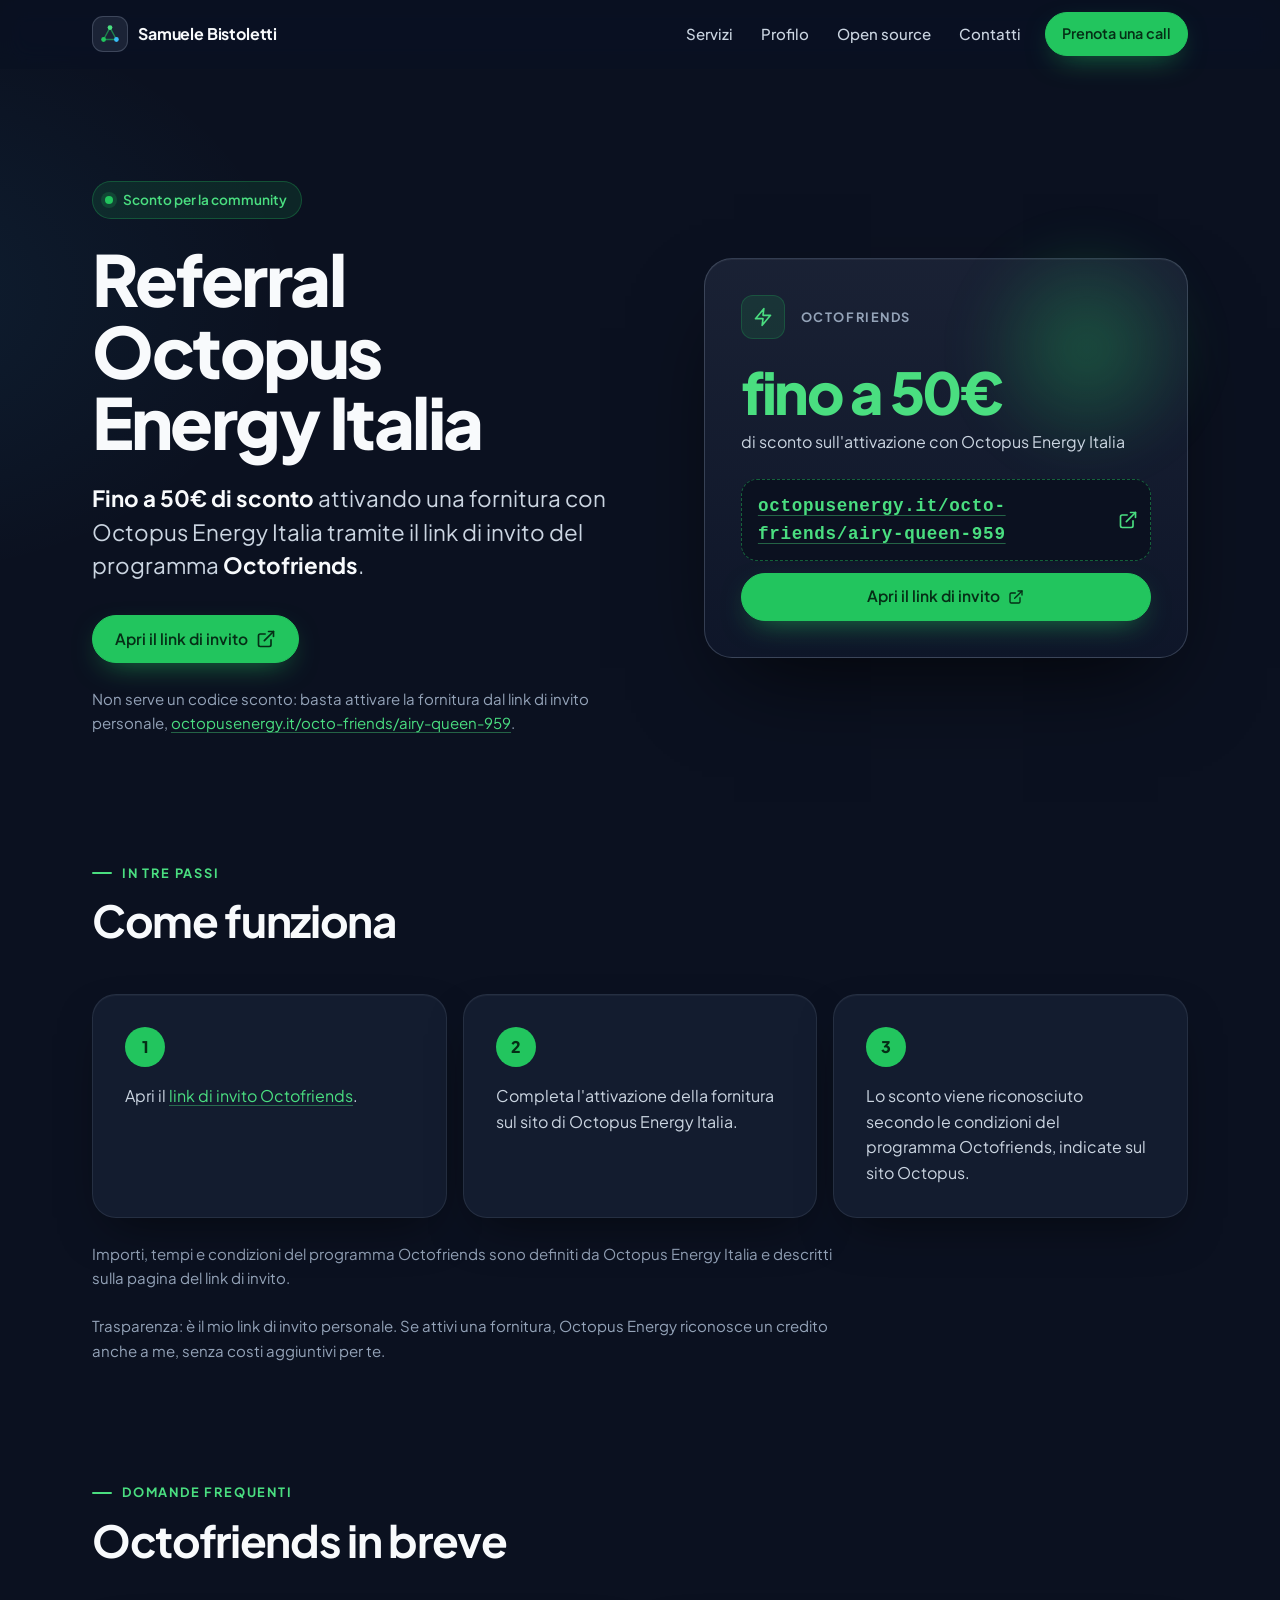
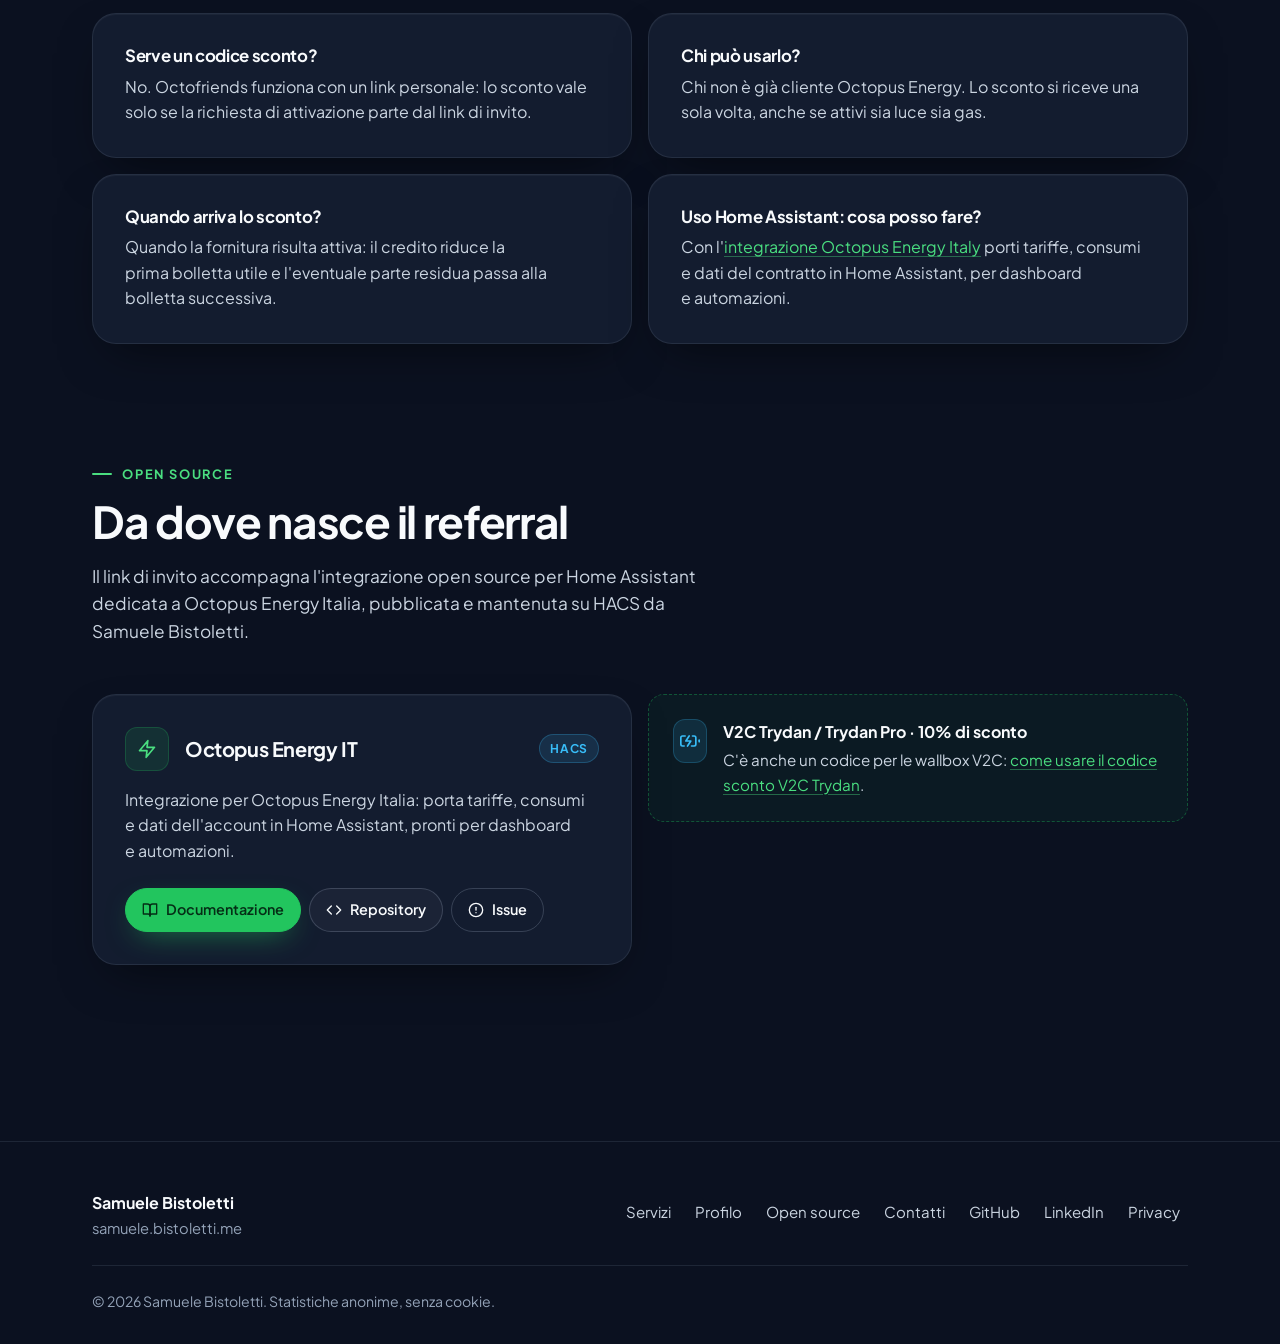
<file: octopus-energy-referral/index.html>
<!doctype html>
<html lang="it">
<head>
  <meta charset="utf-8" />
  <meta name="viewport" content="width=device-width, initial-scale=1, viewport-fit=cover" />

  <title>Referral Octopus Energy (Octofriends): fino a 50€ di sconto</title>
  <meta name="description" content="Link di invito Octofriends per attivare Octopus Energy Italia con fino a 50€ di sconto in bolletta. Nessun codice da digitare: apri il link e attiva la fornitura." />
  <meta name="author" content="Samuele Bistoletti" />
  <meta name="robots" content="index,follow,max-image-preview:large" />
  <meta name="theme-color" content="#0b1120" />
  <meta name="color-scheme" content="dark" />
  <meta name="referrer" content="strict-origin-when-cross-origin" />

  <link rel="canonical" href="https://samuele.bistoletti.me/octopus-energy-referral/" />

  <meta property="og:site_name" content="Samuele Bistoletti" />
  <meta property="og:title" content="Referral Octopus Energy (Octofriends): fino a 50€ di sconto" />
  <meta property="og:description" content="Link di invito Octofriends per attivare Octopus Energy Italia con fino a 50€ di sconto in bolletta. Nessun codice da digitare: apri il link e attiva la fornitura." />
  <meta property="og:type" content="website" />
  <meta property="og:url" content="https://samuele.bistoletti.me/octopus-energy-referral/" />
  <meta property="og:locale" content="it_IT" />
  <meta property="og:image" content="https://samuele.bistoletti.me/assets/og/octopus.png" />
  <meta property="og:image:width" content="1200" />
  <meta property="og:image:height" content="630" />
  <meta property="og:image:type" content="image/png" />
  <meta property="og:image:alt" content="Referral Octopus Energy Italia: fino a 50€ di sconto" />

  <meta name="twitter:card" content="summary_large_image" />
  <meta name="twitter:title" content="Referral Octopus Energy (Octofriends): fino a 50€ di sconto" />
  <meta name="twitter:description" content="Link di invito Octofriends per attivare Octopus Energy Italia con fino a 50€ di sconto in bolletta. Nessun codice da digitare: apri il link e attiva la fornitura." />
  <meta name="twitter:image" content="https://samuele.bistoletti.me/assets/og/octopus.png" />

  <link rel="icon" href="data:image/svg+xml,%3Csvg xmlns='http://www.w3.org/2000/svg' viewBox='0 0 64 64'%3E%3Crect width='64' height='64' rx='14' fill='%230f172a'/%3E%3Cpath d='M32 17L17 45M32 17L47 45M17 45H47' stroke='%2322c55e' stroke-width='3' stroke-linecap='round' opacity='.6' fill='none'/%3E%3Ccircle cx='32' cy='17' r='6.5' fill='%234ade80'/%3E%3Ccircle cx='17' cy='45' r='6.5' fill='%2322c55e'/%3E%3Ccircle cx='47' cy='45' r='6.5' fill='%2338bdf8'/%3E%3C/svg%3E" />

  <link rel="preload" href="/assets/fonts/plus-jakarta-sans-latin-var.woff2" as="font" type="font/woff2" crossorigin />
  <link rel="stylesheet" href="/assets/styles.css?v=50e95b71" />
  <script>document.documentElement.classList.add('js');</script>
  <script src="/assets/site.js?v=289af71d" defer></script>

  <script type="application/ld+json">
  {
    "@context": "https://schema.org",
    "@graph": [
      {
        "@type": "WebPage",
        "@id": "https://samuele.bistoletti.me/octopus-energy-referral/#webpage",
        "url": "https://samuele.bistoletti.me/octopus-energy-referral/",
        "name": "Referral Octopus Energy (Octofriends): fino a 50€ di sconto",
        "description": "Link di invito Octofriends per attivare Octopus Energy Italia con fino a 50€ di sconto in bolletta. Nessun codice da digitare: apri il link e attiva la fornitura.",
        "inLanguage": "it",
        "isPartOf": { "@id": "https://samuele.bistoletti.me/it/#website" },
        "author": { "@id": "https://samuele.bistoletti.me/#person" }
      },
      {
        "@type": "BreadcrumbList",
        "itemListElement": [
          { "@type": "ListItem", "position": 1, "name": "Home", "item": "https://samuele.bistoletti.me/it/" },
          { "@type": "ListItem", "position": 2, "name": "Referral Octopus Energy Italia", "item": "https://samuele.bistoletti.me/octopus-energy-referral/" }
        ]
      }
    ]
  }
  </script>
</head>

<body>
  <a class="skip-link" href="#main">Vai al contenuto</a>

  <header class="site-header">
    <div class="wrap header-inner">
      <a class="brand" href="/it/" aria-label="Samuele Bistoletti, home">
        <span class="brand-mark" aria-hidden="true">
          <svg viewBox="0 0 24 24" fill="none">
            <path d="M12 5 L5 18 M12 5 L19 18 M5 18 L19 18" stroke="#22c55e" stroke-width="1.5" stroke-linecap="round" opacity="0.6"/>
            <circle cx="12" cy="5" r="2.6" fill="#4ade80"/>
            <circle cx="5" cy="18" r="2.6" fill="#22c55e"/>
            <circle cx="19" cy="18" r="2.6" fill="#38bdf8"/>
          </svg>
        </span>
        <span class="brand-name">Samuele Bistoletti</span>
      </a>

      <nav class="primary-nav" id="primary-nav" aria-label="Navigazione principale">
        <a href="/it/#services">Servizi</a>
        <a href="/it/#profile">Profilo</a>
        <a href="/it/#open-source">Open source</a>
        <a href="/it/#contact">Contatti</a>
        <a class="btn btn-primary btn-sm" href="https://cal.com/samuele.bistoletti/15min" target="_blank" rel="noopener">Prenota una call</a>
      </nav>

      <button class="nav-toggle" type="button" aria-expanded="false" aria-controls="primary-nav" aria-label="Apri menu">
        <svg class="nav-toggle-open" viewBox="0 0 24 24" fill="none" stroke="currentColor" stroke-width="2" stroke-linecap="round" aria-hidden="true">
          <line x1="4" y1="7" x2="20" y2="7"/><line x1="4" y1="12" x2="20" y2="12"/><line x1="4" y1="17" x2="20" y2="17"/>
        </svg>
        <svg class="nav-toggle-close" viewBox="0 0 24 24" fill="none" stroke="currentColor" stroke-width="2" stroke-linecap="round" aria-hidden="true">
          <line x1="6" y1="6" x2="18" y2="18"/><line x1="18" y1="6" x2="6" y2="18"/>
        </svg>
      </button>
    </div>
  </header>

  <main id="main">

    <!-- ===== HERO ===== -->
    <section class="hero">
      <div class="wrap">
        <div class="hero-grid">
          <div class="hero-copy reveal">
            <span class="pill"><span class="status-dot" aria-hidden="true"></span>Sconto per la community</span>
            <h1>Referral Octopus Energy Italia</h1>
            <p class="hero-lead">
              <strong>Fino a 50€ di sconto</strong> attivando una fornitura con Octopus Energy Italia tramite il link di invito del programma <strong>Octofriends</strong>.
            </p>
            <div class="hero-ctas">
              <a class="btn btn-primary" href="https://octopusenergy.it/octo-friends/airy-queen-959" target="_blank" rel="sponsored noopener">
                Apri il link di invito<svg class="icon" aria-hidden="true"><use href="/assets/icons.svg#i-external"/></svg>
              </a>
            </div>
            <p class="hero-note">Non serve un codice sconto: basta attivare la fornitura dal link di invito personale, <a class="inline-link" href="https://octopusenergy.it/octo-friends/airy-queen-959" target="_blank" rel="sponsored noopener">octopusenergy.it/octo-friends/airy-queen-959</a>.</p>
          </div>

          <div class="offer-card reveal">
            <div class="offer-card-top">
              <span class="icon-chip"><svg class="icon" aria-hidden="true"><use href="/assets/icons.svg#i-zap"/></svg></span>
              <span class="card-label">Octofriends</span>
            </div>
            <p class="offer-card-amount">fino a 50€</p>
            <p class="offer-card-sub">di sconto sull'attivazione con Octopus Energy Italia</p>
            <a class="code-box code-box--link" href="https://octopusenergy.it/octo-friends/airy-queen-959" target="_blank" rel="sponsored noopener">
              <span class="code-box-value">octopusenergy.it/octo-friends/airy-queen-959</span>
              <svg class="icon" aria-hidden="true"><use href="/assets/icons.svg#i-external"/></svg>
            </a>
            <a class="btn btn-primary" href="https://octopusenergy.it/octo-friends/airy-queen-959" target="_blank" rel="sponsored noopener">
              Apri il link di invito<svg class="icon icon-sm" aria-hidden="true"><use href="/assets/icons.svg#i-external"/></svg>
            </a>
          </div>
        </div>
      </div>
    </section>

    <!-- ===== HOW TO ===== -->
    <section class="section" id="come-funziona">
      <div class="wrap">
        <div class="section-head reveal">
          <span class="eyebrow">In tre passi</span>
          <h2>Come funziona</h2>
        </div>
        <ol class="steps">
          <li class="card reveal"><p>Apri il <a class="inline-link" href="https://octopusenergy.it/octo-friends/airy-queen-959" target="_blank" rel="sponsored noopener">link di invito Octofriends</a>.</p></li>
          <li class="card reveal"><p>Completa l'attivazione della fornitura sul sito di Octopus Energy Italia.</p></li>
          <li class="card reveal"><p>Lo sconto viene riconosciuto secondo le condizioni del programma Octofriends, indicate sul sito Octopus.</p></li>
        </ol>
        <p class="steps-note reveal">Importi, tempi e condizioni del programma Octofriends sono definiti da Octopus Energy Italia e descritti sulla pagina del link di invito.</p>
        <p class="steps-note reveal">Trasparenza: è il mio link di invito personale. Se attivi una fornitura, Octopus Energy riconosce un credito anche a me, senza costi aggiuntivi per te.</p>
      </div>
    </section>

    <!-- ===== FAQ ===== -->
    <section class="section" id="domande">
      <div class="wrap">
        <div class="section-head reveal">
          <span class="eyebrow">Domande frequenti</span>
          <h2>Octofriends in breve</h2>
        </div>
        <div class="faq">
          <article class="card reveal">
            <h3>Serve un codice sconto?</h3>
            <p>No. Octofriends funziona con un link personale: lo sconto vale solo se la richiesta di attivazione parte dal link di invito.</p>
          </article>
          <article class="card reveal">
            <h3>Chi può usarlo?</h3>
            <p>Chi non è già cliente Octopus Energy. Lo sconto si riceve una sola volta, anche se attivi sia luce sia gas.</p>
          </article>
          <article class="card reveal">
            <h3>Quando arriva lo sconto?</h3>
            <p>Quando la fornitura risulta attiva: il credito riduce la prima bolletta utile e l'eventuale parte residua passa alla bolletta successiva.</p>
          </article>
          <article class="card reveal">
            <h3>Uso Home Assistant: cosa posso fare?</h3>
            <p>Con l'<a class="inline-link" href="https://octopusenergy-ha.bistoletti.me/">integrazione Octopus Energy Italy</a> porti tariffe, consumi e dati del contratto in Home Assistant, per dashboard e automazioni.</p>
          </article>
        </div>
      </div>
    </section>

    <!-- ===== CONTEXT ===== -->
    <section class="section" id="integrazione">
      <div class="wrap">
        <div class="section-head reveal">
          <span class="eyebrow">Open source</span>
          <h2>Da dove nasce il referral</h2>
          <p>Il link di invito accompagna l'integrazione open source per Home Assistant dedicata a Octopus Energy Italia, pubblicata e mantenuta su HACS da Samuele Bistoletti.</p>
        </div>

        <div class="grid-2">
          <article class="card project reveal" id="octopus">
            <div class="project-head">
              <span class="icon-chip"><svg class="icon" aria-hidden="true"><use href="/assets/icons.svg#i-zap"/></svg></span>
              <h3>Octopus Energy IT</h3>
              <span class="badge">HACS</span>
            </div>
            <p>Integrazione per Octopus Energy Italia: porta tariffe, consumi e dati dell'account in Home Assistant, pronti per dashboard e automazioni.</p>
            <div class="project-ctas">
              <a class="btn btn-primary btn-sm" href="https://github.com/samuelebistoletti/HomeAssistant-OctopusEnergyIT#readme" target="_blank" rel="noopener"><svg class="icon icon-sm" aria-hidden="true"><use href="/assets/icons.svg#i-book"/></svg>Documentazione</a>
              <a class="btn btn-sm" href="https://github.com/samuelebistoletti/HomeAssistant-OctopusEnergyIT" target="_blank" rel="noopener"><svg class="icon icon-sm" aria-hidden="true"><use href="/assets/icons.svg#i-code"/></svg>Repository</a>
              <a class="btn btn-sm btn-ghost" href="https://github.com/samuelebistoletti/HomeAssistant-OctopusEnergyIT/issues" target="_blank" rel="noopener"><svg class="icon icon-sm" aria-hidden="true"><use href="/assets/icons.svg#i-alert"/></svg>Issue</a>
            </div>
          </article>

          <div class="offer reveal" role="group" aria-label="Altri sconti per la community">
            <span class="icon-chip icon-chip--sky"><svg class="icon" aria-hidden="true"><use href="/assets/icons.svg#i-charging"/></svg></span>
            <div>
              <span class="offer-tag">V2C Trydan / Trydan Pro · 10% di sconto</span>
              <p>C'è anche un codice per le wallbox V2C: <a class="inline-link" href="/v2c-discount-code/">come usare il codice sconto V2C Trydan</a>.</p>
            </div>
          </div>
        </div>
      </div>
    </section>

  </main>

  <footer class="site-footer">
    <div class="wrap">
      <div class="footer-inner">
        <div class="footer-brand">
          <strong>Samuele Bistoletti</strong>
          <span>samuele.bistoletti.me</span>
        </div>
        <nav class="footer-links" aria-label="Footer">
          <a href="/it/#services">Servizi</a>
          <a href="/it/#profile">Profilo</a>
          <a href="/it/#open-source">Open source</a>
          <a href="/it/#contact">Contatti</a>
          <a href="https://github.com/samuelebistoletti" target="_blank" rel="noopener">GitHub</a>
          <a href="https://www.linkedin.com/in/samuelebistoletti/" target="_blank" rel="noopener">LinkedIn</a>
          <a href="/it/privacy/">Privacy</a>
        </nav>
      </div>
      <p class="footer-trust">
        © <span id="year">2026</span> Samuele Bistoletti. Statistiche anonime, senza cookie.
      </p>
    </div>
  </footer>
</body>
</html>
</file>
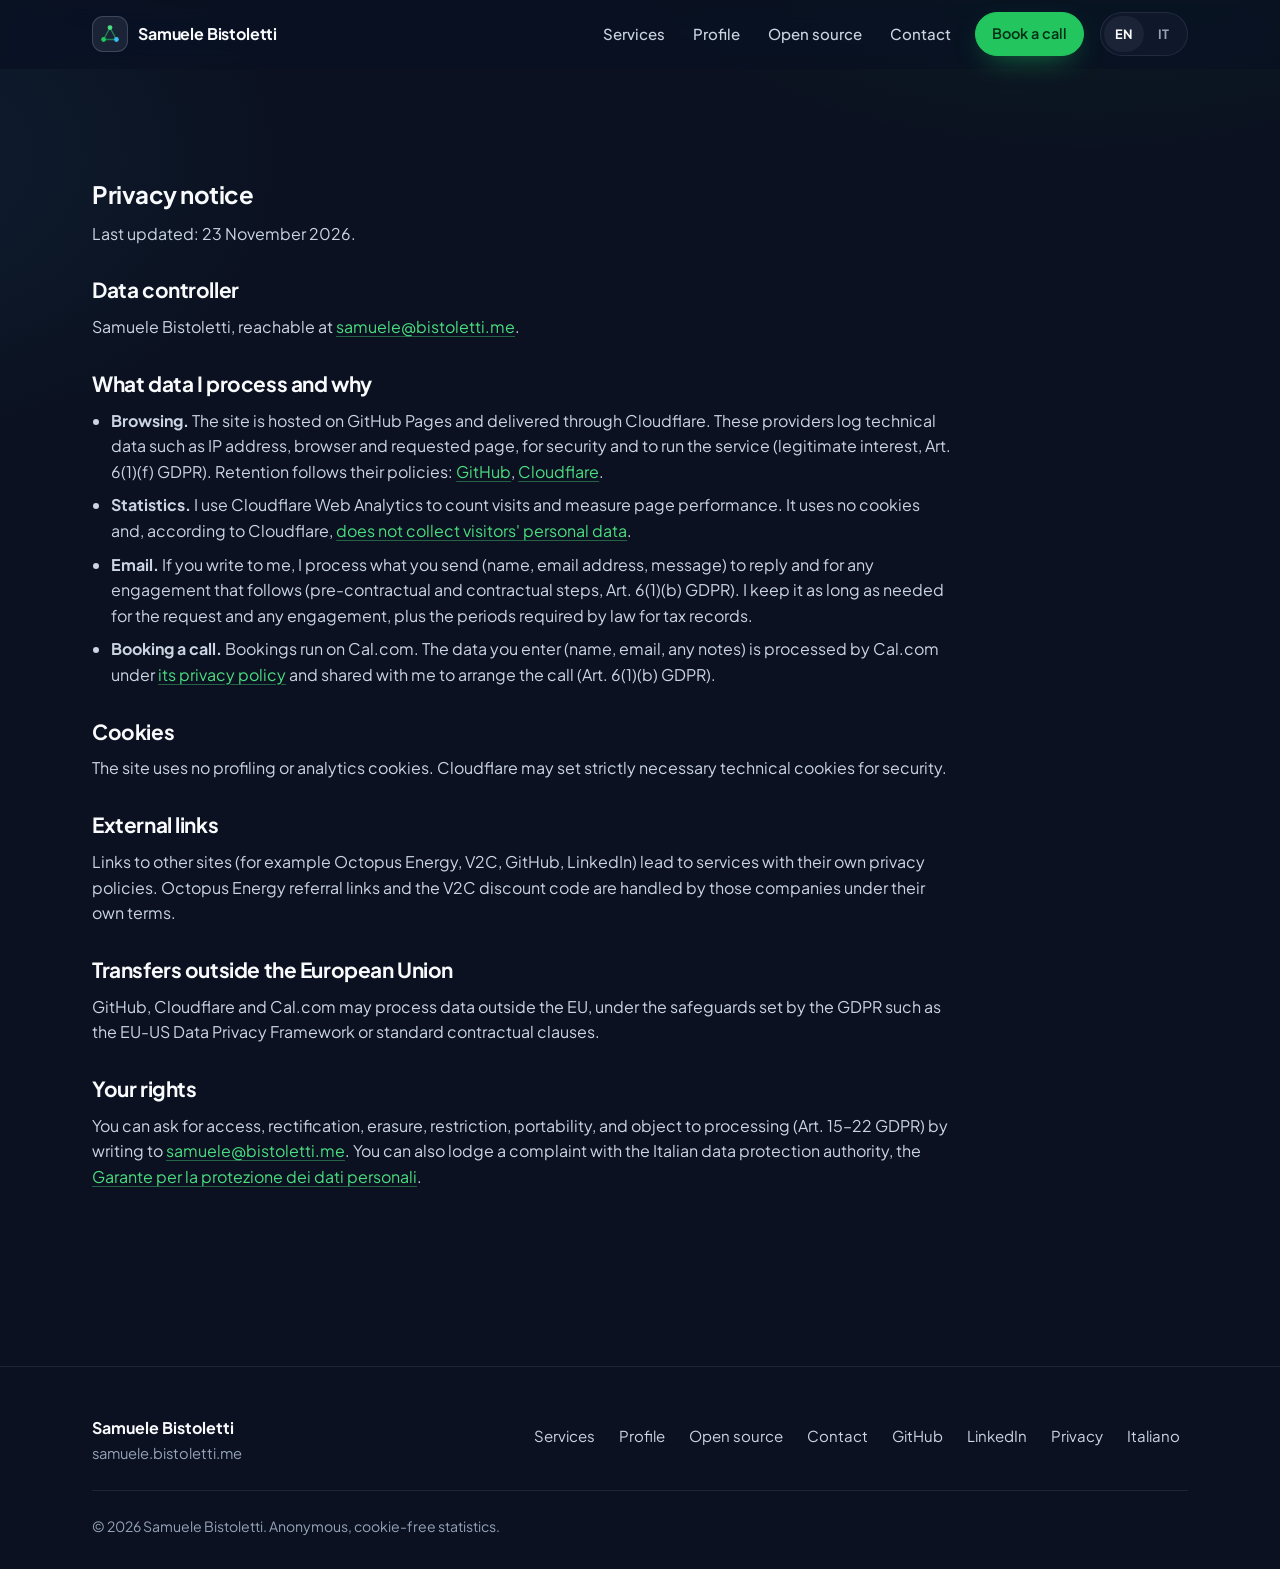
<file: privacy/index.html>
<!doctype html>
<html lang="en">
<head>
  <meta charset="utf-8" />
  <meta name="viewport" content="width=device-width, initial-scale=1, viewport-fit=cover" />

  <title>Privacy notice | Samuele Bistoletti</title>
  <meta name="description" content="How samuele.bistoletti.me handles data: hosting, anonymous cookie-free statistics, email and bookings." />
  <meta name="author" content="Samuele Bistoletti" />
  <meta name="robots" content="index,follow" />
  <meta name="theme-color" content="#0b1120" />
  <meta name="color-scheme" content="dark" />
  <meta name="referrer" content="strict-origin-when-cross-origin" />
  <link rel="canonical" href="https://samuele.bistoletti.me/privacy/" />
  <link rel="alternate" hreflang="en" href="https://samuele.bistoletti.me/privacy/" />
  <link rel="alternate" hreflang="it" href="https://samuele.bistoletti.me/it/privacy/" />
  <link rel="alternate" hreflang="x-default" href="https://samuele.bistoletti.me/privacy/" />

  <link rel="icon" href="data:image/svg+xml,%3Csvg xmlns='http://www.w3.org/2000/svg' viewBox='0 0 64 64'%3E%3Crect width='64' height='64' rx='14' fill='%230f172a'/%3E%3Cpath d='M32 17L17 45M32 17L47 45M17 45H47' stroke='%2322c55e' stroke-width='3' stroke-linecap='round' opacity='.6' fill='none'/%3E%3Ccircle cx='32' cy='17' r='6.5' fill='%234ade80'/%3E%3Ccircle cx='17' cy='45' r='6.5' fill='%2322c55e'/%3E%3Ccircle cx='47' cy='45' r='6.5' fill='%2338bdf8'/%3E%3C/svg%3E" />

  <link rel="preload" href="/assets/fonts/plus-jakarta-sans-latin-var.woff2" as="font" type="font/woff2" crossorigin />
  <link rel="stylesheet" href="/assets/styles.css?v=50e95b71" />
  <script>document.documentElement.classList.add('js');</script>
  <script src="/assets/site.js?v=289af71d" defer></script>
</head>

<body>
  <a class="skip-link" href="#main">Skip to content</a>

  <header class="site-header">
    <div class="wrap header-inner">
      <a class="brand" href="/" aria-label="Samuele Bistoletti, home">
        <span class="brand-mark" aria-hidden="true">
          <svg viewBox="0 0 24 24" fill="none">
            <path d="M12 5 L5 18 M12 5 L19 18 M5 18 L19 18" stroke="#22c55e" stroke-width="1.5" stroke-linecap="round" opacity="0.6"/>
            <circle cx="12" cy="5" r="2.6" fill="#4ade80"/>
            <circle cx="5" cy="18" r="2.6" fill="#22c55e"/>
            <circle cx="19" cy="18" r="2.6" fill="#38bdf8"/>
          </svg>
        </span>
        <span class="brand-name">Samuele Bistoletti</span>
      </a>
      <nav class="primary-nav" id="primary-nav" aria-label="Primary">
        <a href="/#services">Services</a>
        <a href="/#profile">Profile</a>
        <a href="/#open-source">Open source</a>
        <a href="/#contact">Contact</a>
        <a class="btn btn-primary btn-sm" href="https://cal.com/samuele.bistoletti/15min" target="_blank" rel="noopener">Book a call</a>
      </nav>

      <div class="lang-switch" role="group" aria-label="Language">
        <a href="/privacy/" aria-current="true" hreflang="en">EN</a>
        <a href="/it/privacy/" hreflang="it">IT</a>
      </div>

      <button class="nav-toggle" type="button" aria-expanded="false" aria-controls="primary-nav" aria-label="Open menu">
        <svg class="nav-toggle-open" viewBox="0 0 24 24" fill="none" stroke="currentColor" stroke-width="2" stroke-linecap="round" aria-hidden="true">
          <line x1="4" y1="7" x2="20" y2="7"/><line x1="4" y1="12" x2="20" y2="12"/><line x1="4" y1="17" x2="20" y2="17"/>
        </svg>
        <svg class="nav-toggle-close" viewBox="0 0 24 24" fill="none" stroke="currentColor" stroke-width="2" stroke-linecap="round" aria-hidden="true">
          <line x1="6" y1="6" x2="18" y2="18"/><line x1="18" y1="6" x2="6" y2="18"/>
        </svg>
      </button>
    </div>
  </header>

  <main id="main">
    <section class="section">
      <div class="wrap">
        <div class="prose">
        <h1>Privacy notice</h1>
        <p>Last updated: 23 November 2026.</p>

        <h2>Data controller</h2>
        <p>Samuele Bistoletti, reachable at <a class="inline-link" href="mailto:samuele@bistoletti.me">samuele@bistoletti.me</a>.</p>

        <h2>What data I process and why</h2>
        <ul>
          <li><strong>Browsing.</strong> The site is hosted on GitHub Pages and delivered through Cloudflare. These providers log technical data such as IP address, browser and requested page, for security and to run the service (legitimate interest, Art. 6(1)(f) GDPR). Retention follows their policies: <a class="inline-link" href="https://docs.github.com/en/site-policy/privacy-policies/github-general-privacy-statement" target="_blank" rel="noopener">GitHub</a>, <a class="inline-link" href="https://www.cloudflare.com/privacypolicy/" target="_blank" rel="noopener">Cloudflare</a>.</li>
          <li><strong>Statistics.</strong> I use Cloudflare Web Analytics to count visits and measure page performance. It uses no cookies and, according to Cloudflare, <a class="inline-link" href="https://developers.cloudflare.com/web-analytics/about/" target="_blank" rel="noopener">does not collect visitors' personal data</a>.</li>
          <li><strong>Email.</strong> If you write to me, I process what you send (name, email address, message) to reply and for any engagement that follows (pre-contractual and contractual steps, Art. 6(1)(b) GDPR). I keep it as long as needed for the request and any engagement, plus the periods required by law for tax records.</li>
          <li><strong>Booking a call.</strong> Bookings run on Cal.com. The data you enter (name, email, any notes) is processed by Cal.com under <a class="inline-link" href="https://cal.com/privacy" target="_blank" rel="noopener">its privacy policy</a> and shared with me to arrange the call (Art. 6(1)(b) GDPR).</li>
        </ul>

        <h2>Cookies</h2>
        <p>The site uses no profiling or analytics cookies. Cloudflare may set strictly necessary technical cookies for security.</p>

        <h2>External links</h2>
        <p>Links to other sites (for example Octopus Energy, V2C, GitHub, LinkedIn) lead to services with their own privacy policies. Octopus Energy referral links and the V2C discount code are handled by those companies under their own terms.</p>

        <h2>Transfers outside the European Union</h2>
        <p>GitHub, Cloudflare and Cal.com may process data outside the EU, under the safeguards set by the GDPR such as the EU-US Data Privacy Framework or standard contractual clauses.</p>

        <h2>Your rights</h2>
        <p>You can ask for access, rectification, erasure, restriction, portability, and object to processing (Art. 15–22 GDPR) by writing to <a class="inline-link" href="mailto:samuele@bistoletti.me">samuele@bistoletti.me</a>. You can also lodge a complaint with the Italian data protection authority, the <a class="inline-link" href="https://www.garanteprivacy.it" target="_blank" rel="noopener">Garante per la protezione dei dati personali</a>.</p>
        </div>
      </div>
    </section>
  </main>

  <footer class="site-footer">
    <div class="wrap">
      <div class="footer-inner">
        <div class="footer-brand">
          <strong>Samuele Bistoletti</strong>
          <span>samuele.bistoletti.me</span>
        </div>
        <nav class="footer-links" aria-label="Footer">
          <a href="/#services">Services</a>
          <a href="/#profile">Profile</a>
          <a href="/#open-source">Open source</a>
          <a href="/#contact">Contact</a>
          <a href="https://github.com/samuelebistoletti" target="_blank" rel="noopener">GitHub</a>
          <a href="https://www.linkedin.com/in/samuelebistoletti/" target="_blank" rel="noopener">LinkedIn</a>
          <a href="/privacy/">Privacy</a>
          <a href="/it/privacy/" hreflang="it">Italiano</a>
        </nav>
      </div>
      <p class="footer-trust">
        © <span id="year">2026</span> Samuele Bistoletti. Anonymous, cookie-free statistics.
      </p>
    </div>
  </footer>
</body>
</html>
</file>
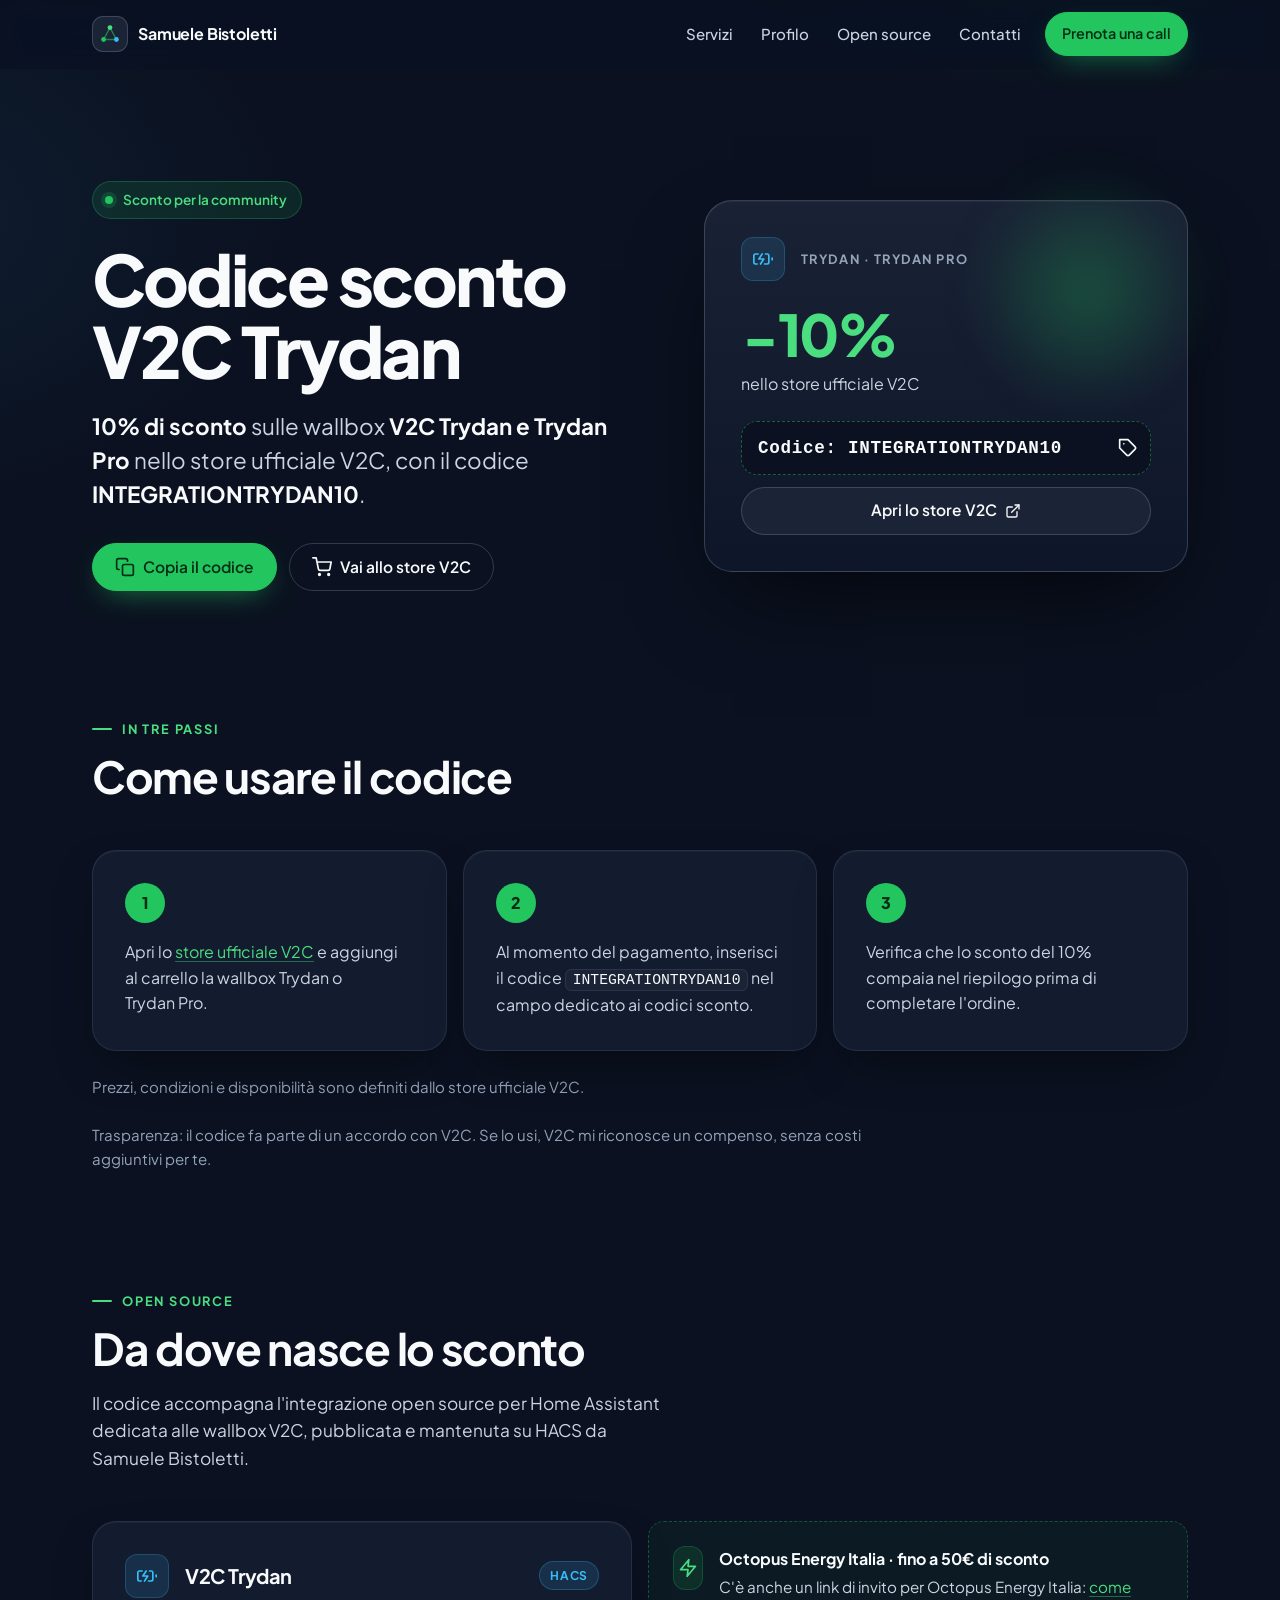
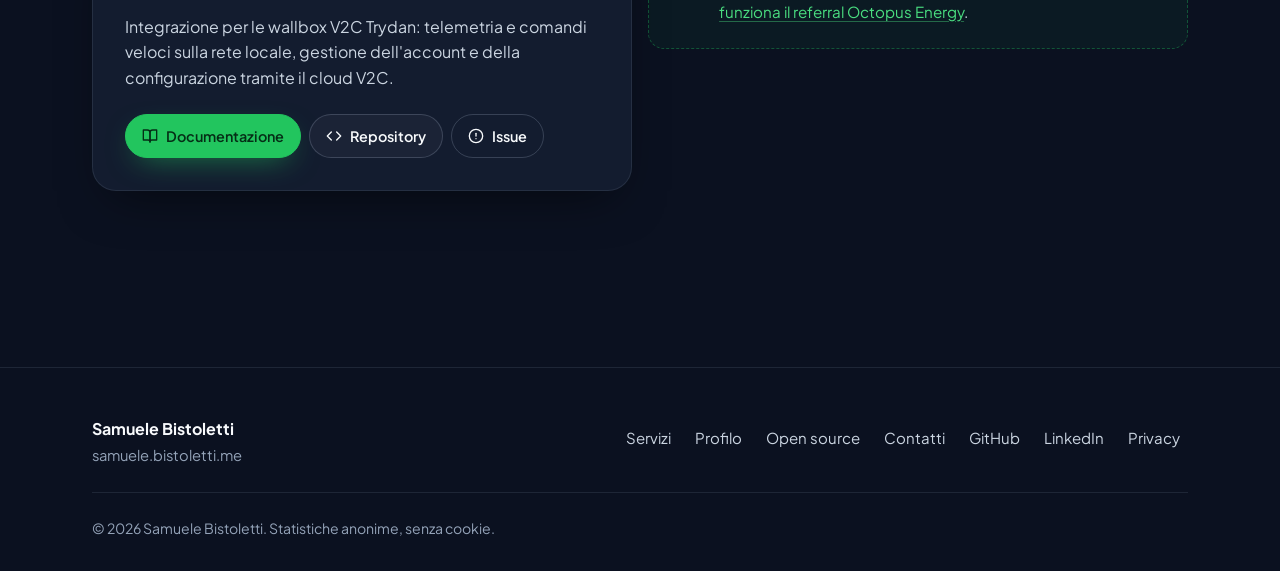
<file: v2c-discount-code/index.html>
<!doctype html>
<html lang="it">
<head>
  <meta charset="utf-8" />
  <meta name="viewport" content="width=device-width, initial-scale=1, viewport-fit=cover" />

  <title>Codice sconto V2C Trydan | 10% nello store ufficiale</title>
  <meta name="description" content="INTEGRATIONTRYDAN10: 10% di sconto sulle wallbox V2C Trydan e Trydan Pro nello store ufficiale V2C. Il codice accompagna l'integrazione V2C per Home Assistant." />
  <meta name="author" content="Samuele Bistoletti" />
  <meta name="robots" content="index,follow,max-image-preview:large" />
  <meta name="theme-color" content="#0b1120" />
  <meta name="color-scheme" content="dark" />
  <meta name="referrer" content="strict-origin-when-cross-origin" />

  <link rel="canonical" href="https://samuele.bistoletti.me/v2c-discount-code/" />

  <meta property="og:site_name" content="Samuele Bistoletti" />
  <meta property="og:title" content="Codice sconto V2C Trydan | 10% nello store ufficiale" />
  <meta property="og:description" content="INTEGRATIONTRYDAN10: 10% di sconto sulle wallbox V2C Trydan e Trydan Pro nello store ufficiale V2C. Il codice accompagna l'integrazione V2C per Home Assistant." />
  <meta property="og:type" content="website" />
  <meta property="og:url" content="https://samuele.bistoletti.me/v2c-discount-code/" />
  <meta property="og:locale" content="it_IT" />
  <meta property="og:image" content="https://samuele.bistoletti.me/assets/og/v2c.png" />
  <meta property="og:image:width" content="1200" />
  <meta property="og:image:height" content="630" />
  <meta property="og:image:type" content="image/png" />
  <meta property="og:image:alt" content="Codice sconto V2C Trydan: 10% nello store ufficiale" />

  <meta name="twitter:card" content="summary_large_image" />
  <meta name="twitter:title" content="Codice sconto V2C Trydan | 10% nello store ufficiale" />
  <meta name="twitter:description" content="INTEGRATIONTRYDAN10: 10% di sconto sulle wallbox V2C Trydan e Trydan Pro nello store ufficiale V2C. Il codice accompagna l'integrazione V2C per Home Assistant." />
  <meta name="twitter:image" content="https://samuele.bistoletti.me/assets/og/v2c.png" />

  <link rel="icon" href="data:image/svg+xml,%3Csvg xmlns='http://www.w3.org/2000/svg' viewBox='0 0 64 64'%3E%3Crect width='64' height='64' rx='14' fill='%230f172a'/%3E%3Cpath d='M32 17L17 45M32 17L47 45M17 45H47' stroke='%2322c55e' stroke-width='3' stroke-linecap='round' opacity='.6' fill='none'/%3E%3Ccircle cx='32' cy='17' r='6.5' fill='%234ade80'/%3E%3Ccircle cx='17' cy='45' r='6.5' fill='%2322c55e'/%3E%3Ccircle cx='47' cy='45' r='6.5' fill='%2338bdf8'/%3E%3C/svg%3E" />

  <link rel="preload" href="/assets/fonts/plus-jakarta-sans-latin-var.woff2" as="font" type="font/woff2" crossorigin />
  <link rel="stylesheet" href="/assets/styles.css?v=50e95b71" />
  <script>document.documentElement.classList.add('js');</script>
  <script src="/assets/site.js?v=289af71d" defer></script>

  <script type="application/ld+json">
  {
    "@context": "https://schema.org",
    "@graph": [
      {
        "@type": "WebPage",
        "@id": "https://samuele.bistoletti.me/v2c-discount-code/#webpage",
        "url": "https://samuele.bistoletti.me/v2c-discount-code/",
        "name": "Codice sconto V2C Trydan | 10% nello store ufficiale",
        "description": "INTEGRATIONTRYDAN10: 10% di sconto sulle wallbox V2C Trydan e Trydan Pro nello store ufficiale V2C. Il codice accompagna l'integrazione V2C per Home Assistant.",
        "inLanguage": "it",
        "isPartOf": { "@id": "https://samuele.bistoletti.me/it/#website" },
        "author": { "@id": "https://samuele.bistoletti.me/#person" }
      },
      {
        "@type": "BreadcrumbList",
        "itemListElement": [
          { "@type": "ListItem", "position": 1, "name": "Home", "item": "https://samuele.bistoletti.me/it/" },
          { "@type": "ListItem", "position": 2, "name": "Codice sconto V2C Trydan", "item": "https://samuele.bistoletti.me/v2c-discount-code/" }
        ]
      }
    ]
  }
  </script>
</head>

<body>
  <a class="skip-link" href="#main">Vai al contenuto</a>

  <header class="site-header">
    <div class="wrap header-inner">
      <a class="brand" href="/it/" aria-label="Samuele Bistoletti, home">
        <span class="brand-mark" aria-hidden="true">
          <svg viewBox="0 0 24 24" fill="none">
            <path d="M12 5 L5 18 M12 5 L19 18 M5 18 L19 18" stroke="#22c55e" stroke-width="1.5" stroke-linecap="round" opacity="0.6"/>
            <circle cx="12" cy="5" r="2.6" fill="#4ade80"/>
            <circle cx="5" cy="18" r="2.6" fill="#22c55e"/>
            <circle cx="19" cy="18" r="2.6" fill="#38bdf8"/>
          </svg>
        </span>
        <span class="brand-name">Samuele Bistoletti</span>
      </a>

      <nav class="primary-nav" id="primary-nav" aria-label="Navigazione principale">
        <a href="/it/#services">Servizi</a>
        <a href="/it/#profile">Profilo</a>
        <a href="/it/#open-source">Open source</a>
        <a href="/it/#contact">Contatti</a>
        <a class="btn btn-primary btn-sm" href="https://cal.com/samuele.bistoletti/15min" target="_blank" rel="noopener">Prenota una call</a>
      </nav>

      <button class="nav-toggle" type="button" aria-expanded="false" aria-controls="primary-nav" aria-label="Apri menu">
        <svg class="nav-toggle-open" viewBox="0 0 24 24" fill="none" stroke="currentColor" stroke-width="2" stroke-linecap="round" aria-hidden="true">
          <line x1="4" y1="7" x2="20" y2="7"/><line x1="4" y1="12" x2="20" y2="12"/><line x1="4" y1="17" x2="20" y2="17"/>
        </svg>
        <svg class="nav-toggle-close" viewBox="0 0 24 24" fill="none" stroke="currentColor" stroke-width="2" stroke-linecap="round" aria-hidden="true">
          <line x1="6" y1="6" x2="18" y2="18"/><line x1="18" y1="6" x2="6" y2="18"/>
        </svg>
      </button>
    </div>
  </header>

  <main id="main">

    <!-- ===== HERO ===== -->
    <section class="hero">
      <div class="wrap">
        <div class="hero-grid">
          <div class="hero-copy reveal">
            <span class="pill"><span class="status-dot" aria-hidden="true"></span>Sconto per la community</span>
            <h1>Codice sconto V2C Trydan</h1>
            <p class="hero-lead">
              <strong>10% di sconto</strong> sulle wallbox <strong>V2C Trydan e Trydan Pro</strong> nello store ufficiale V2C, con il codice <strong>INTEGRATIONTRYDAN10</strong>.
            </p>
            <div class="hero-ctas">
              <button class="btn btn-primary copy-btn" type="button" data-copy="INTEGRATIONTRYDAN10">
                <span class="copy-label"><svg class="icon" aria-hidden="true"><use href="/assets/icons.svg#i-copy"/></svg>Copia il codice</span>
                <span class="copy-feedback" aria-hidden="true"><svg class="icon" aria-hidden="true"><use href="/assets/icons.svg#i-check"/></svg>Copiato</span>
              </button>
              <a class="btn btn-ghost" href="https://v2charge.com/store/it/" target="_blank" rel="sponsored noopener">
                <svg class="icon" aria-hidden="true"><use href="/assets/icons.svg#i-cart"/></svg>Vai allo store V2C
              </a>
            </div>
          </div>

          <div class="offer-card reveal">
            <div class="offer-card-top">
              <span class="icon-chip icon-chip--sky"><svg class="icon" aria-hidden="true"><use href="/assets/icons.svg#i-charging"/></svg></span>
              <span class="card-label">Trydan · Trydan Pro</span>
            </div>
            <p class="offer-card-amount">−10%</p>
            <p class="offer-card-sub">nello store ufficiale V2C</p>
            <div class="code-box">
              <span class="code-box-value">Codice: INTEGRATIONTRYDAN10</span>
              <svg class="icon" aria-hidden="true"><use href="/assets/icons.svg#i-tag"/></svg>
            </div>
            <a class="btn" href="https://v2charge.com/store/it/" target="_blank" rel="sponsored noopener">
              Apri lo store V2C<svg class="icon icon-sm" aria-hidden="true"><use href="/assets/icons.svg#i-external"/></svg>
            </a>
          </div>
        </div>
      </div>
    </section>

    <!-- ===== HOW TO ===== -->
    <section class="section" id="come-usarlo">
      <div class="wrap">
        <div class="section-head reveal">
          <span class="eyebrow">In tre passi</span>
          <h2>Come usare il codice</h2>
        </div>
        <ol class="steps">
          <li class="card reveal"><p>Apri lo <a class="inline-link" href="https://v2charge.com/store/it/" target="_blank" rel="sponsored noopener">store ufficiale V2C</a> e aggiungi al carrello la wallbox Trydan o Trydan Pro.</p></li>
          <li class="card reveal"><p>Al momento del pagamento, inserisci il codice <code>INTEGRATIONTRYDAN10</code> nel campo dedicato ai codici sconto.</p></li>
          <li class="card reveal"><p>Verifica che lo sconto del 10% compaia nel riepilogo prima di completare l'ordine.</p></li>
        </ol>
        <p class="steps-note reveal">Prezzi, condizioni e disponibilità sono definiti dallo store ufficiale V2C.</p>
        <p class="steps-note reveal">Trasparenza: il codice fa parte di un accordo con V2C. Se lo usi, V2C mi riconosce un compenso, senza costi aggiuntivi per te.</p>
      </div>
    </section>

    <!-- ===== CONTEXT ===== -->
    <section class="section" id="integrazione">
      <div class="wrap">
        <div class="section-head reveal">
          <span class="eyebrow">Open source</span>
          <h2>Da dove nasce lo sconto</h2>
          <p>Il codice accompagna l'integrazione open source per Home Assistant dedicata alle wallbox V2C, pubblicata e mantenuta su HACS da Samuele Bistoletti.</p>
        </div>

        <div class="grid-2">
          <article class="card project reveal" id="v2c">
            <div class="project-head">
              <span class="icon-chip icon-chip--sky"><svg class="icon" aria-hidden="true"><use href="/assets/icons.svg#i-charging"/></svg></span>
              <h3>V2C Trydan</h3>
              <span class="badge">HACS</span>
            </div>
            <p>Integrazione per le wallbox V2C Trydan: telemetria e comandi veloci sulla rete locale, gestione dell'account e della configurazione tramite il cloud V2C.</p>
            <div class="project-ctas">
              <a class="btn btn-primary btn-sm" href="https://github.com/samuelebistoletti/HomeAssistant-V2C-Cloud#readme" target="_blank" rel="noopener"><svg class="icon icon-sm" aria-hidden="true"><use href="/assets/icons.svg#i-book"/></svg>Documentazione</a>
              <a class="btn btn-sm" href="https://github.com/samuelebistoletti/HomeAssistant-V2C-Cloud" target="_blank" rel="noopener"><svg class="icon icon-sm" aria-hidden="true"><use href="/assets/icons.svg#i-code"/></svg>Repository</a>
              <a class="btn btn-sm btn-ghost" href="https://github.com/samuelebistoletti/HomeAssistant-V2C-Cloud/issues" target="_blank" rel="noopener"><svg class="icon icon-sm" aria-hidden="true"><use href="/assets/icons.svg#i-alert"/></svg>Issue</a>
            </div>
          </article>

          <div class="offer reveal" role="group" aria-label="Altri sconti per la community">
            <span class="icon-chip"><svg class="icon" aria-hidden="true"><use href="/assets/icons.svg#i-zap"/></svg></span>
            <div>
              <span class="offer-tag">Octopus Energy Italia · fino a 50€ di sconto</span>
              <p>C'è anche un link di invito per Octopus Energy Italia: <a class="inline-link" href="/octopus-energy-referral/">come funziona il referral Octopus Energy</a>.</p>
            </div>
          </div>
        </div>
      </div>
    </section>

  </main>

  <footer class="site-footer">
    <div class="wrap">
      <div class="footer-inner">
        <div class="footer-brand">
          <strong>Samuele Bistoletti</strong>
          <span>samuele.bistoletti.me</span>
        </div>
        <nav class="footer-links" aria-label="Footer">
          <a href="/it/#services">Servizi</a>
          <a href="/it/#profile">Profilo</a>
          <a href="/it/#open-source">Open source</a>
          <a href="/it/#contact">Contatti</a>
          <a href="https://github.com/samuelebistoletti" target="_blank" rel="noopener">GitHub</a>
          <a href="https://www.linkedin.com/in/samuelebistoletti/" target="_blank" rel="noopener">LinkedIn</a>
          <a href="/it/privacy/">Privacy</a>
        </nav>
      </div>
      <p class="footer-trust">
        © <span id="year">2026</span> Samuele Bistoletti. Statistiche anonime, senza cookie.
      </p>
    </div>
  </footer>
</body>
</html>
</file>
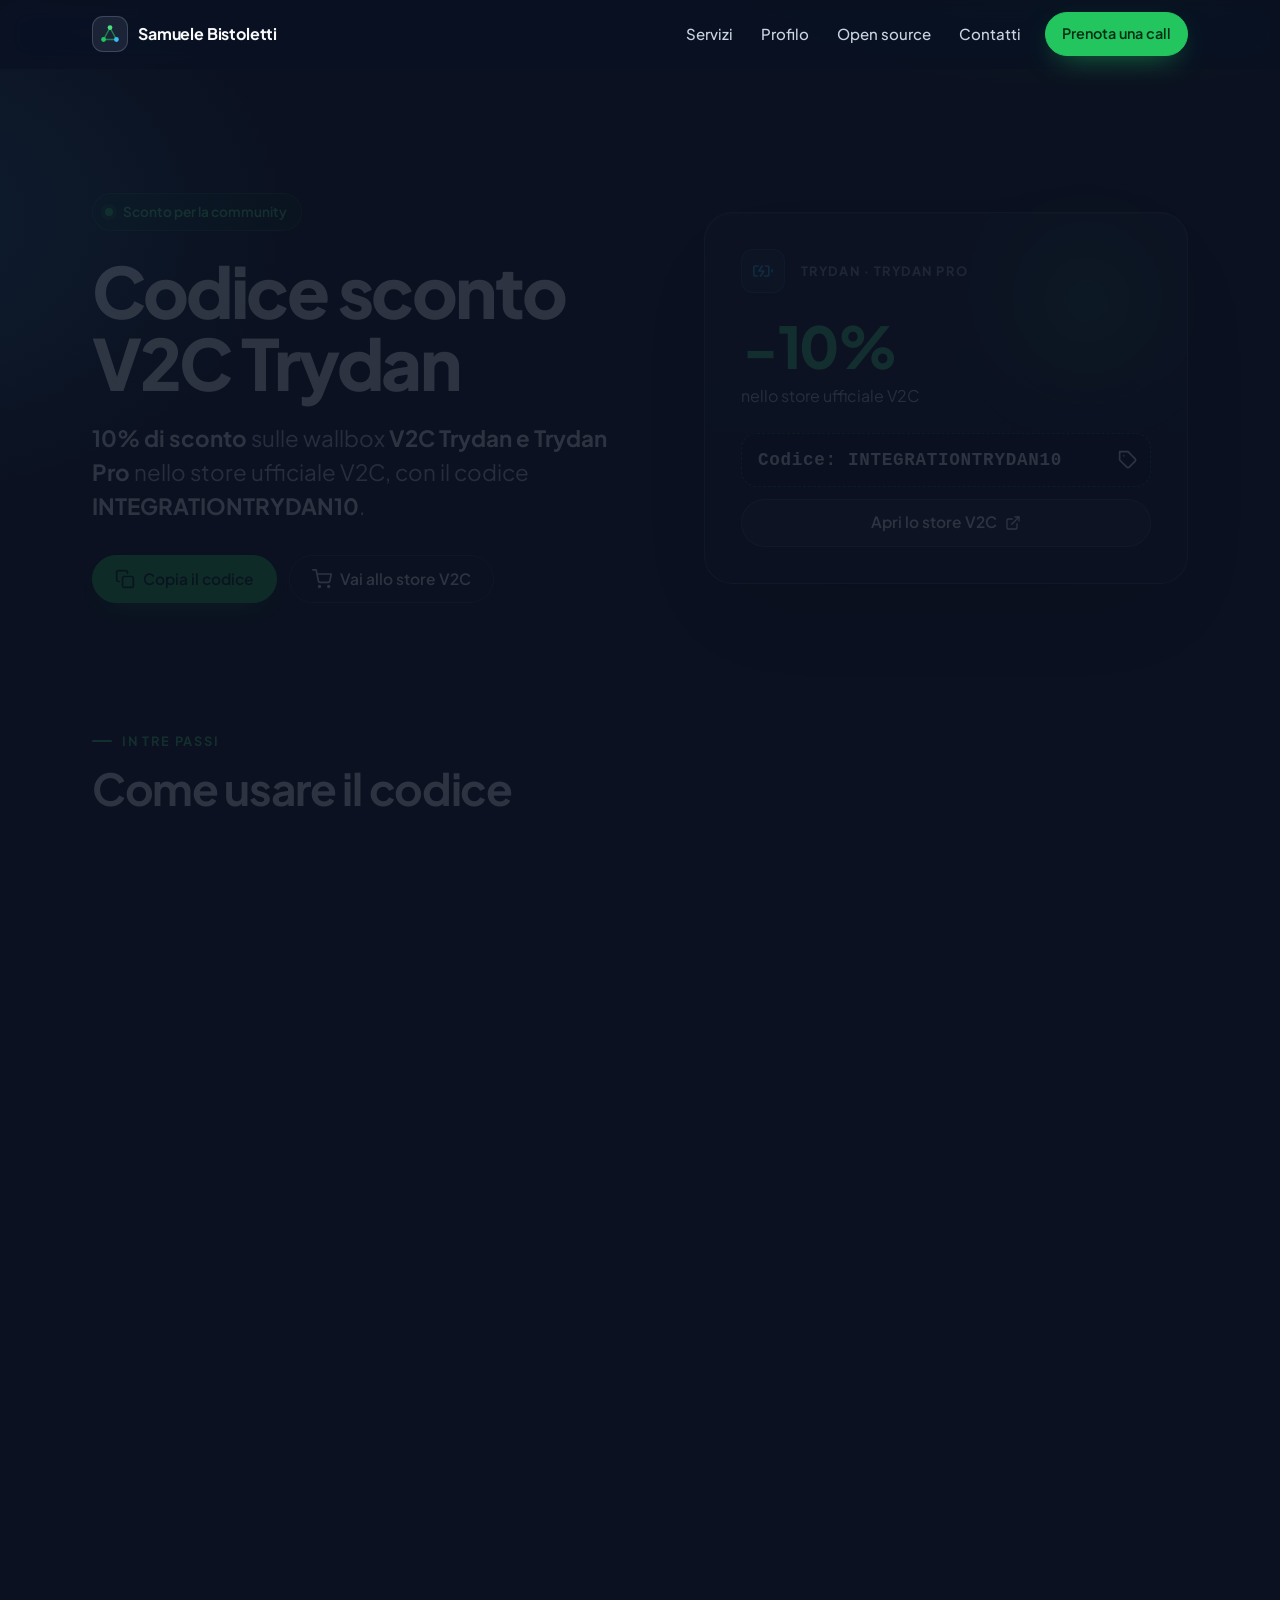
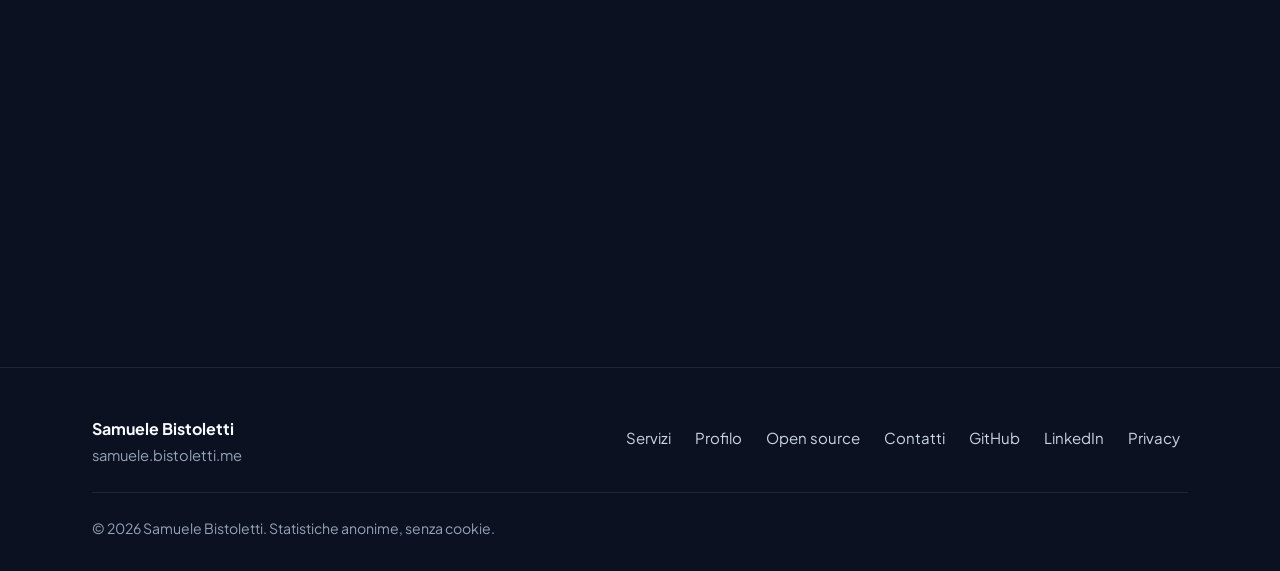
<file: it/codice-sconto-v2c/index.html>
<!doctype html>
<html lang="it">
<head>
  <meta charset="utf-8" />
  <meta name="viewport" content="width=device-width, initial-scale=1" />
  <!-- Fallback alias: Cloudflare already answers this URL with a 301 to the canonical page. -->
  <title>Codice sconto V2C Trydan</title>
  <link rel="canonical" href="https://samuele.bistoletti.me/v2c-discount-code/" />
  <meta http-equiv="refresh" content="0; url=/v2c-discount-code/" />
  <style>body{font-family:system-ui,sans-serif;background:#0b1120;color:#f8fafc;padding:2rem}a{color:#4ade80}</style>
</head>
<body>
  <p>Questa pagina si è spostata: <a href="/v2c-discount-code/">Codice sconto V2C Trydan</a>.</p>
</body>
</html>
</file>
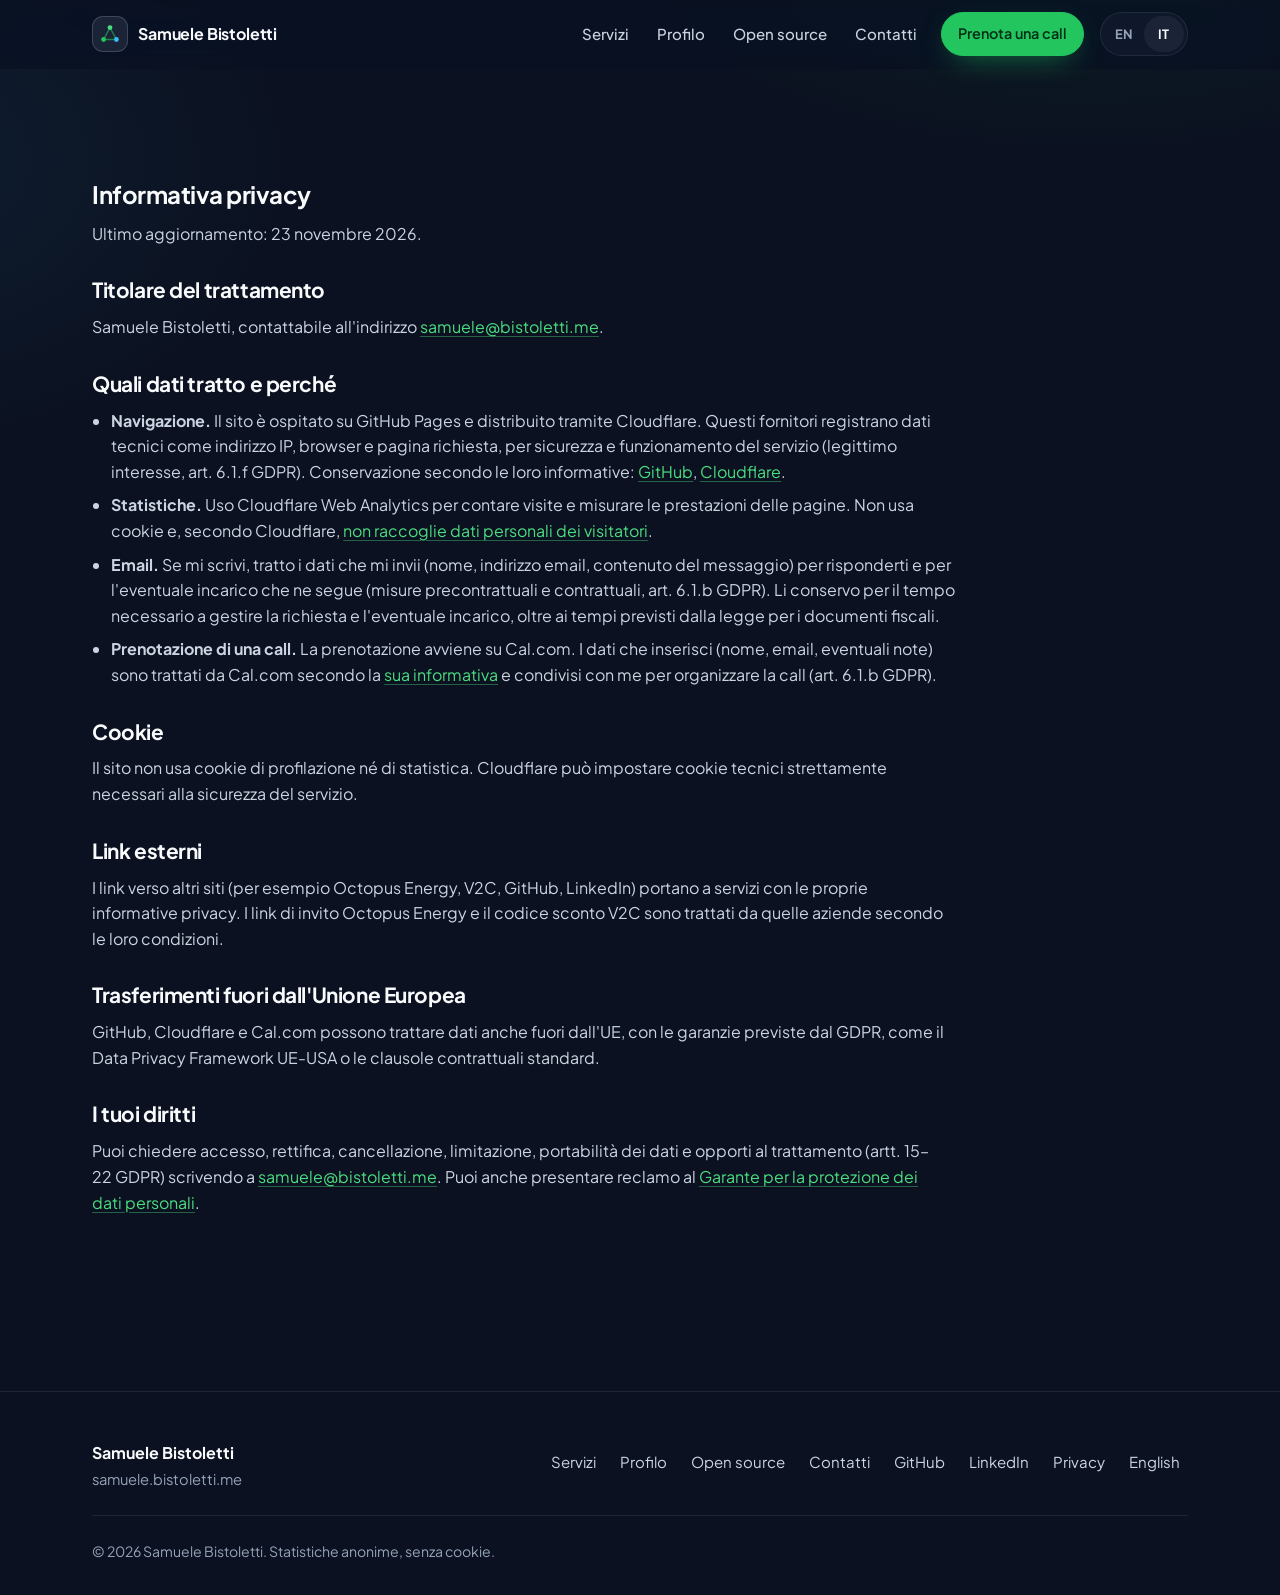
<file: it/privacy/index.html>
<!doctype html>
<html lang="it">
<head>
  <meta charset="utf-8" />
  <meta name="viewport" content="width=device-width, initial-scale=1, viewport-fit=cover" />

  <title>Informativa privacy | Samuele Bistoletti</title>
  <meta name="description" content="Come samuele.bistoletti.me tratta i dati: hosting, statistiche anonime senza cookie, email e prenotazioni." />
  <meta name="author" content="Samuele Bistoletti" />
  <meta name="robots" content="index,follow" />
  <meta name="theme-color" content="#0b1120" />
  <meta name="color-scheme" content="dark" />
  <meta name="referrer" content="strict-origin-when-cross-origin" />
  <link rel="canonical" href="https://samuele.bistoletti.me/it/privacy/" />
  <link rel="alternate" hreflang="en" href="https://samuele.bistoletti.me/privacy/" />
  <link rel="alternate" hreflang="it" href="https://samuele.bistoletti.me/it/privacy/" />
  <link rel="alternate" hreflang="x-default" href="https://samuele.bistoletti.me/privacy/" />

  <link rel="icon" href="data:image/svg+xml,%3Csvg xmlns='http://www.w3.org/2000/svg' viewBox='0 0 64 64'%3E%3Crect width='64' height='64' rx='14' fill='%230f172a'/%3E%3Cpath d='M32 17L17 45M32 17L47 45M17 45H47' stroke='%2322c55e' stroke-width='3' stroke-linecap='round' opacity='.6' fill='none'/%3E%3Ccircle cx='32' cy='17' r='6.5' fill='%234ade80'/%3E%3Ccircle cx='17' cy='45' r='6.5' fill='%2322c55e'/%3E%3Ccircle cx='47' cy='45' r='6.5' fill='%2338bdf8'/%3E%3C/svg%3E" />

  <link rel="preload" href="/assets/fonts/plus-jakarta-sans-latin-var.woff2" as="font" type="font/woff2" crossorigin />
  <link rel="stylesheet" href="/assets/styles.css?v=50e95b71" />
  <script>document.documentElement.classList.add('js');</script>
  <script src="/assets/site.js?v=289af71d" defer></script>
</head>

<body>
  <a class="skip-link" href="#main">Vai al contenuto</a>

  <header class="site-header">
    <div class="wrap header-inner">
      <a class="brand" href="/it/" aria-label="Samuele Bistoletti, home">
        <span class="brand-mark" aria-hidden="true">
          <svg viewBox="0 0 24 24" fill="none">
            <path d="M12 5 L5 18 M12 5 L19 18 M5 18 L19 18" stroke="#22c55e" stroke-width="1.5" stroke-linecap="round" opacity="0.6"/>
            <circle cx="12" cy="5" r="2.6" fill="#4ade80"/>
            <circle cx="5" cy="18" r="2.6" fill="#22c55e"/>
            <circle cx="19" cy="18" r="2.6" fill="#38bdf8"/>
          </svg>
        </span>
        <span class="brand-name">Samuele Bistoletti</span>
      </a>
      <nav class="primary-nav" id="primary-nav" aria-label="Navigazione principale">
        <a href="/it/#services">Servizi</a>
        <a href="/it/#profile">Profilo</a>
        <a href="/it/#open-source">Open source</a>
        <a href="/it/#contact">Contatti</a>
        <a class="btn btn-primary btn-sm" href="https://cal.com/samuele.bistoletti/15min" target="_blank" rel="noopener">Prenota una call</a>
      </nav>

      <div class="lang-switch" role="group" aria-label="Lingua">
        <a href="/privacy/" hreflang="en">EN</a>
        <a href="/it/privacy/" aria-current="true" hreflang="it">IT</a>
      </div>

      <button class="nav-toggle" type="button" aria-expanded="false" aria-controls="primary-nav" aria-label="Apri menu">
        <svg class="nav-toggle-open" viewBox="0 0 24 24" fill="none" stroke="currentColor" stroke-width="2" stroke-linecap="round" aria-hidden="true">
          <line x1="4" y1="7" x2="20" y2="7"/><line x1="4" y1="12" x2="20" y2="12"/><line x1="4" y1="17" x2="20" y2="17"/>
        </svg>
        <svg class="nav-toggle-close" viewBox="0 0 24 24" fill="none" stroke="currentColor" stroke-width="2" stroke-linecap="round" aria-hidden="true">
          <line x1="6" y1="6" x2="18" y2="18"/><line x1="18" y1="6" x2="6" y2="18"/>
        </svg>
      </button>
    </div>
  </header>

  <main id="main">
    <section class="section">
      <div class="wrap">
        <div class="prose">
        <h1>Informativa privacy</h1>
        <p>Ultimo aggiornamento: 23 novembre 2026.</p>

        <h2>Titolare del trattamento</h2>
        <p>Samuele Bistoletti, contattabile all'indirizzo <a class="inline-link" href="mailto:samuele@bistoletti.me">samuele@bistoletti.me</a>.</p>

        <h2>Quali dati tratto e perché</h2>
        <ul>
          <li><strong>Navigazione.</strong> Il sito è ospitato su GitHub Pages e distribuito tramite Cloudflare. Questi fornitori registrano dati tecnici come indirizzo IP, browser e pagina richiesta, per sicurezza e funzionamento del servizio (legittimo interesse, art. 6.1.f GDPR). Conservazione secondo le loro informative: <a class="inline-link" href="https://docs.github.com/en/site-policy/privacy-policies/github-general-privacy-statement" target="_blank" rel="noopener">GitHub</a>, <a class="inline-link" href="https://www.cloudflare.com/privacypolicy/" target="_blank" rel="noopener">Cloudflare</a>.</li>
          <li><strong>Statistiche.</strong> Uso Cloudflare Web Analytics per contare visite e misurare le prestazioni delle pagine. Non usa cookie e, secondo Cloudflare, <a class="inline-link" href="https://developers.cloudflare.com/web-analytics/about/" target="_blank" rel="noopener">non raccoglie dati personali dei visitatori</a>.</li>
          <li><strong>Email.</strong> Se mi scrivi, tratto i dati che mi invii (nome, indirizzo email, contenuto del messaggio) per risponderti e per l'eventuale incarico che ne segue (misure precontrattuali e contrattuali, art. 6.1.b GDPR). Li conservo per il tempo necessario a gestire la richiesta e l'eventuale incarico, oltre ai tempi previsti dalla legge per i documenti fiscali.</li>
          <li><strong>Prenotazione di una call.</strong> La prenotazione avviene su Cal.com. I dati che inserisci (nome, email, eventuali note) sono trattati da Cal.com secondo la <a class="inline-link" href="https://cal.com/privacy" target="_blank" rel="noopener">sua informativa</a> e condivisi con me per organizzare la call (art. 6.1.b GDPR).</li>
        </ul>

        <h2>Cookie</h2>
        <p>Il sito non usa cookie di profilazione né di statistica. Cloudflare può impostare cookie tecnici strettamente necessari alla sicurezza del servizio.</p>

        <h2>Link esterni</h2>
        <p>I link verso altri siti (per esempio Octopus Energy, V2C, GitHub, LinkedIn) portano a servizi con le proprie informative privacy. I link di invito Octopus Energy e il codice sconto V2C sono trattati da quelle aziende secondo le loro condizioni.</p>

        <h2>Trasferimenti fuori dall'Unione Europea</h2>
        <p>GitHub, Cloudflare e Cal.com possono trattare dati anche fuori dall'UE, con le garanzie previste dal GDPR, come il Data Privacy Framework UE-USA o le clausole contrattuali standard.</p>

        <h2>I tuoi diritti</h2>
        <p>Puoi chiedere accesso, rettifica, cancellazione, limitazione, portabilità dei dati e opporti al trattamento (artt. 15–22 GDPR) scrivendo a <a class="inline-link" href="mailto:samuele@bistoletti.me">samuele@bistoletti.me</a>. Puoi anche presentare reclamo al <a class="inline-link" href="https://www.garanteprivacy.it" target="_blank" rel="noopener">Garante per la protezione dei dati personali</a>.</p>
        </div>
      </div>
    </section>
  </main>

  <footer class="site-footer">
    <div class="wrap">
      <div class="footer-inner">
        <div class="footer-brand">
          <strong>Samuele Bistoletti</strong>
          <span>samuele.bistoletti.me</span>
        </div>
        <nav class="footer-links" aria-label="Footer">
          <a href="/it/#services">Servizi</a>
          <a href="/it/#profile">Profilo</a>
          <a href="/it/#open-source">Open source</a>
          <a href="/it/#contact">Contatti</a>
          <a href="https://github.com/samuelebistoletti" target="_blank" rel="noopener">GitHub</a>
          <a href="https://www.linkedin.com/in/samuelebistoletti/" target="_blank" rel="noopener">LinkedIn</a>
          <a href="/it/privacy/">Privacy</a>
          <a href="/privacy/" hreflang="en">English</a>
        </nav>
      </div>
      <p class="footer-trust">
        © <span id="year">2026</span> Samuele Bistoletti. Statistiche anonime, senza cookie.
      </p>
    </div>
  </footer>
</body>
</html>
</file>
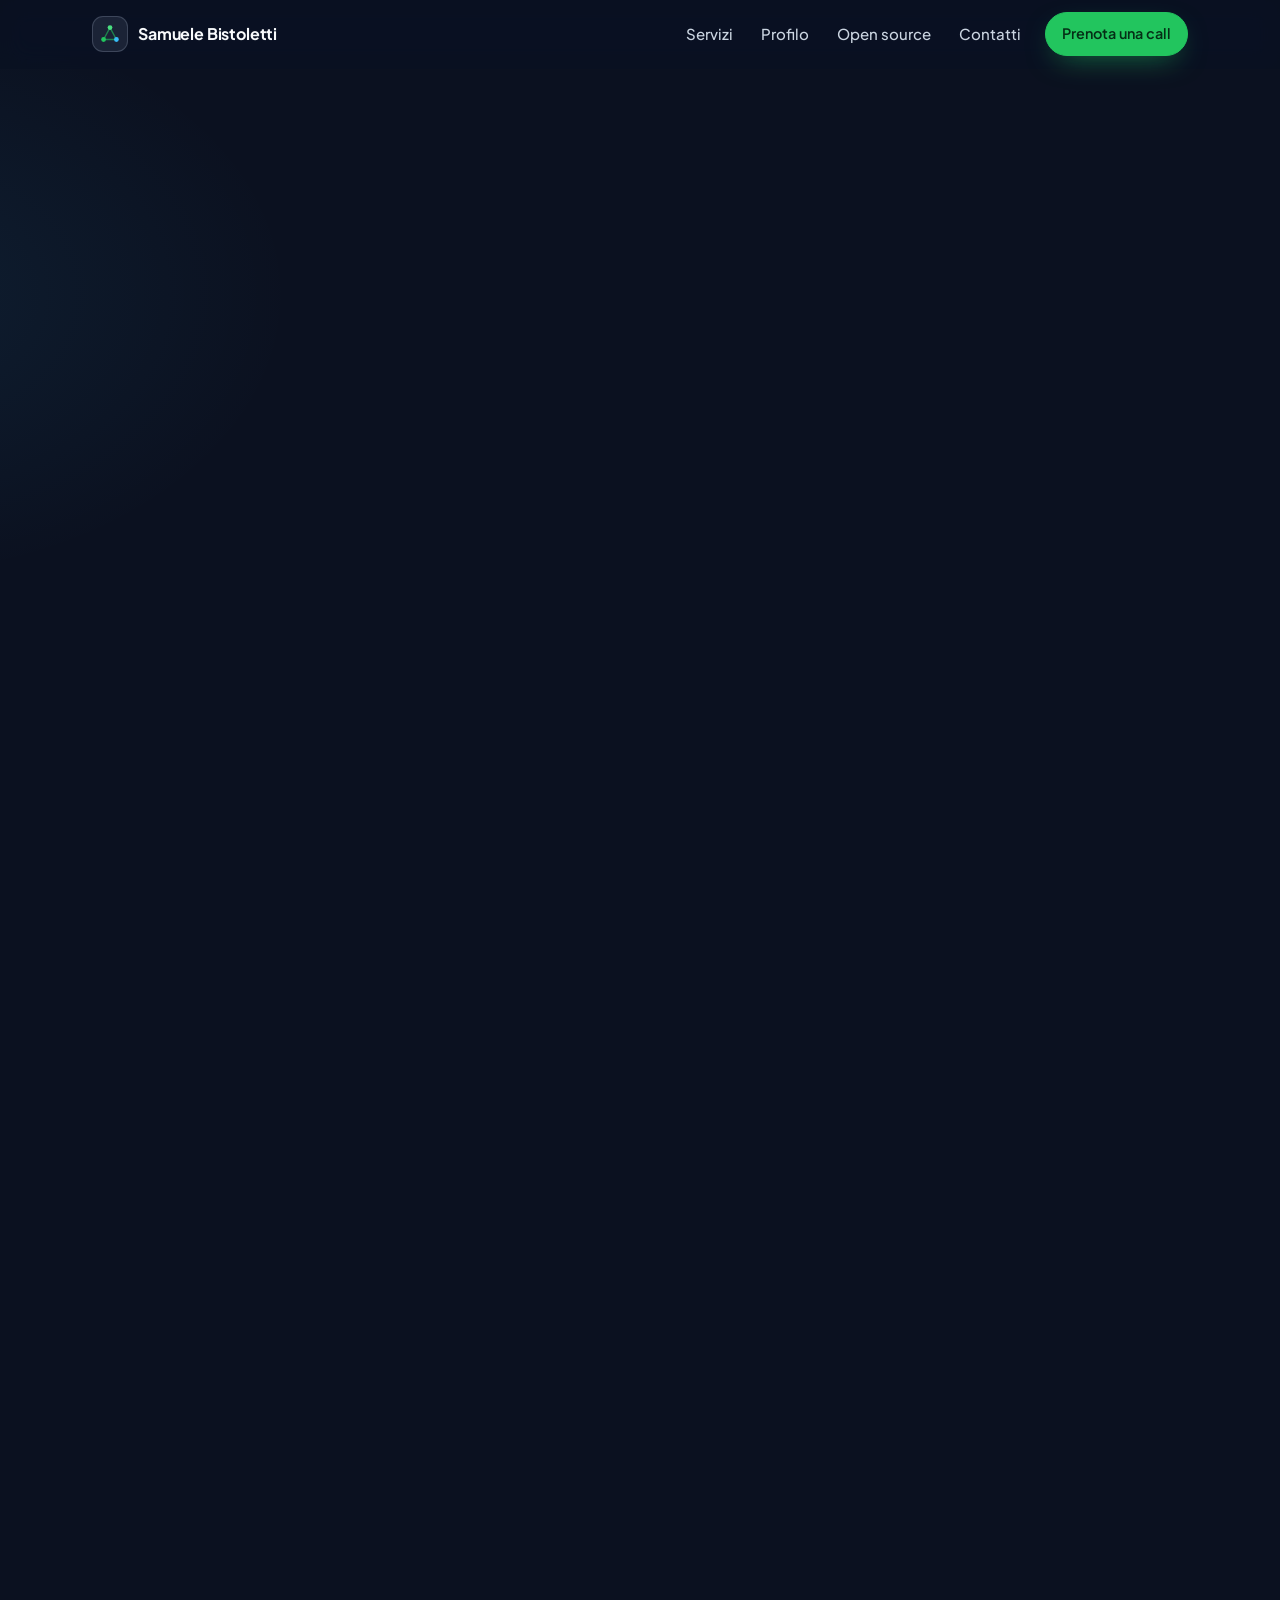
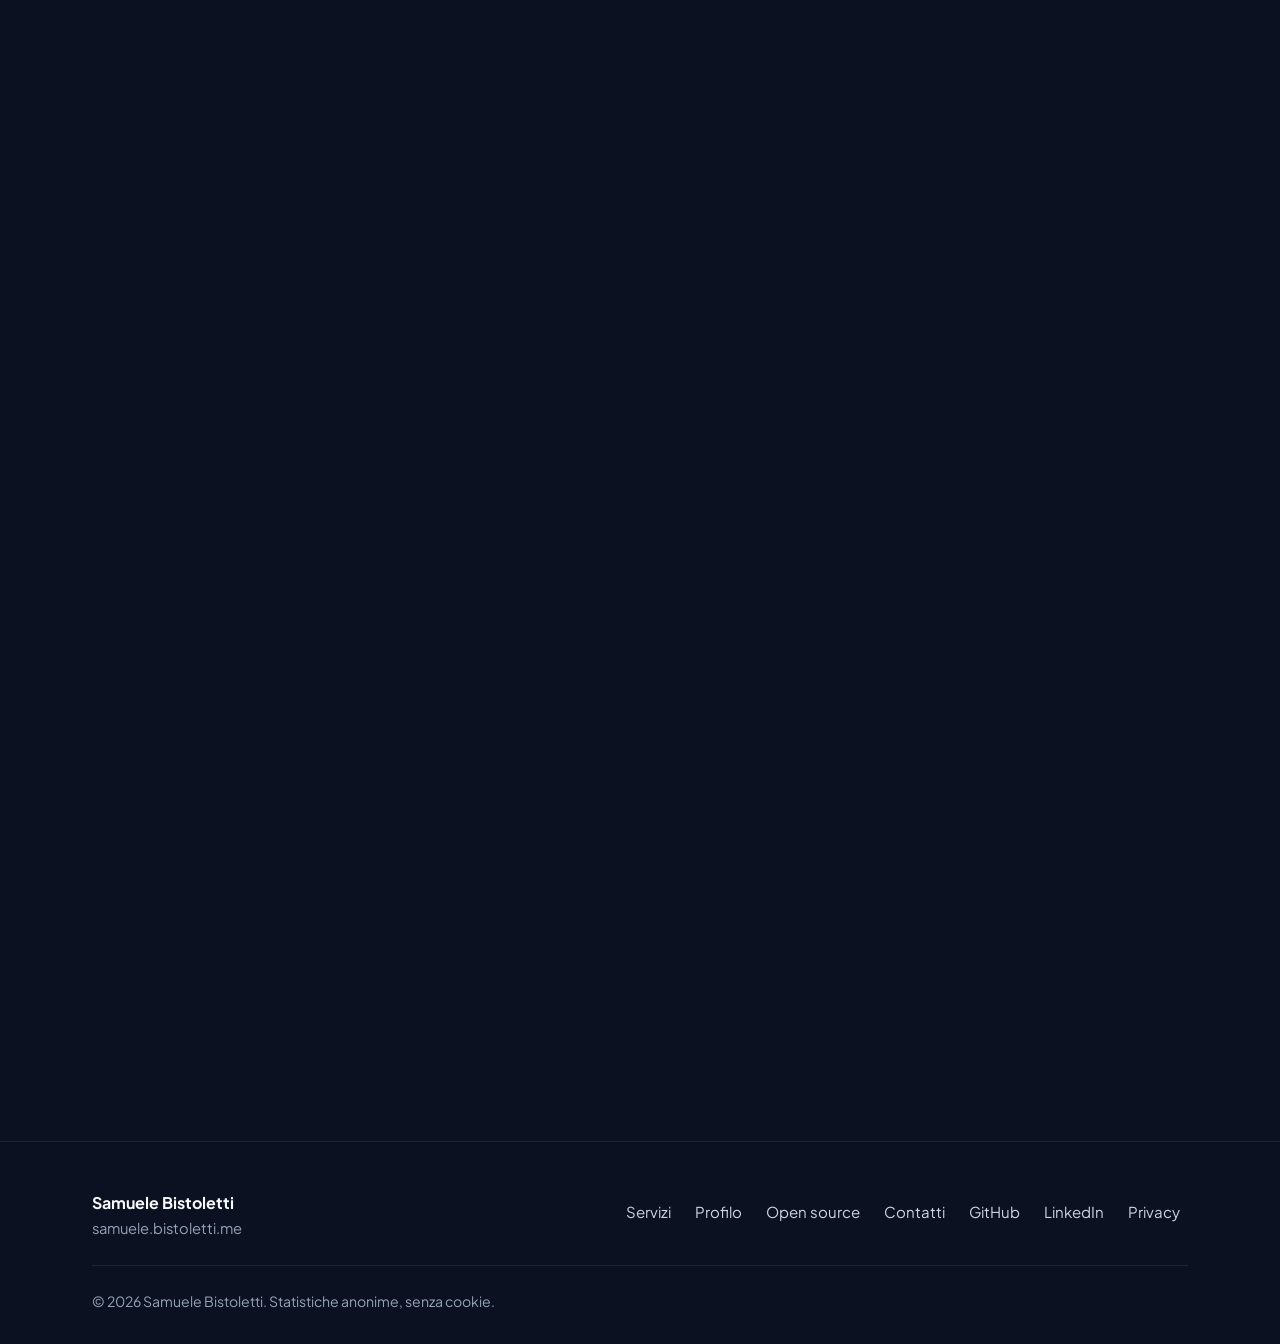
<file: it/referral-octopus-energy/index.html>
<!doctype html>
<html lang="it">
<head>
  <meta charset="utf-8" />
  <meta name="viewport" content="width=device-width, initial-scale=1" />
  <!-- Fallback alias: Cloudflare already answers this URL with a 301 to the canonical page. -->
  <title>Referral Octopus Energy Italia</title>
  <link rel="canonical" href="https://samuele.bistoletti.me/octopus-energy-referral/" />
  <meta http-equiv="refresh" content="0; url=/octopus-energy-referral/" />
  <style>body{font-family:system-ui,sans-serif;background:#0b1120;color:#f8fafc;padding:2rem}a{color:#4ade80}</style>
</head>
<body>
  <p>Questa pagina si è spostata: <a href="/octopus-energy-referral/">Referral Octopus Energy Italia</a>.</p>
</body>
</html>
</file>
<file: assets/styles.css>
/* =========================================================
   Samuele Bistoletti / personal site stylesheet
   Smart-home dashboard look: slate surfaces, status-green accent,
   bento tiles. Mobile-first, self-hosted font, no external requests.
   ========================================================= */

@font-face {
  font-family: "Plus Jakarta Sans";
  src: url("/assets/fonts/plus-jakarta-sans-latin-var.woff2") format("woff2");
  font-weight: 200 800;
  font-style: normal;
  font-display: swap;
}

:root {
  /* ----- Color tokens ----- */
  --bg:        #0b1120;
  --bg-raised: #0f172a;
  --card:      #131c2f;
  --card-2:    #1b2336;
  --line:      rgba(148, 163, 184, 0.14);
  --line-strong: rgba(148, 163, 184, 0.28);

  --text:      #f8fafc;
  --text-soft: #cbd5e1;
  --muted:     #94a3b8;

  --accent:        #22c55e;   /* status green, CTAs */
  --accent-bright: #4ade80;
  --accent-soft:   rgba(34, 197, 94, 0.12);
  --on-accent:     #052e16;
  --sky:           #38bdf8;   /* data / EV */
  --sky-soft:      rgba(56, 189, 248, 0.12);
  --amber:         #fbbf24;   /* solar */
  --amber-soft:    rgba(251, 191, 36, 0.12);

  --ring: #f8fafc;

  --shadow:    0 1px 0 rgba(255, 255, 255, 0.04) inset, 0 20px 50px -20px rgba(0, 0, 0, 0.6);
  --shadow-lg: 0 1px 0 rgba(255, 255, 255, 0.05) inset, 0 40px 90px -30px rgba(0, 0, 0, 0.75);

  --radius-sm: 10px;
  --radius:    16px;
  --radius-lg: 24px;
  --radius-pill: 999px;

  /* ----- Typography ----- */
  --font: "Plus Jakarta Sans", ui-sans-serif, system-ui, -apple-system, "Segoe UI", Roboto, sans-serif;
  --mono: ui-monospace, "SF Mono", SFMono-Regular, Menlo, Consolas, "Liberation Mono", monospace;

  /* ----- Spacing (spacious scale) ----- */
  --sp-1: 4px;
  --sp-2: 8px;
  --sp-3: 12px;
  --sp-4: 16px;
  --sp-5: 24px;
  --sp-6: 32px;
  --sp-7: 48px;
  --sp-8: 64px;
  --sp-9: 96px;

  --wrap: 1160px;
  --gutter: clamp(16px, 4vw, 32px);
  --header-h: 68px;

  --ease: cubic-bezier(0.22, 1, 0.36, 1);
  --dur: 200ms;
}

/* ----- Base ----- */
*, *::before, *::after { box-sizing: border-box; }

html {
  -webkit-text-size-adjust: 100%;
  text-size-adjust: 100%;
  scroll-behavior: smooth;
  scroll-padding-top: calc(var(--header-h) + 16px);
  background: var(--bg);
  color-scheme: dark;
}

body {
  margin: 0;
  min-height: 100vh;
  font-family: var(--font);
  font-size: 1rem;
  line-height: 1.6;
  color: var(--text);
  background:
    radial-gradient(900px 520px at 85% -10%, rgba(34, 197, 94, 0.10), transparent 60%),
    radial-gradient(700px 480px at -10% 10%, rgba(56, 189, 248, 0.08), transparent 60%),
    var(--bg);
  background-repeat: no-repeat;
  -webkit-font-smoothing: antialiased;
  -moz-osx-font-smoothing: grayscale;
  overflow-x: hidden;
}

img, svg { display: block; max-width: 100%; }

h1, h2, h3 {
  margin: 0;
  line-height: 1.15;
  letter-spacing: -0.02em;
  font-weight: 700;
  text-wrap: balance;
}
p { margin: 0; text-wrap: pretty; }

a { color: inherit; }
a, button { -webkit-tap-highlight-color: transparent; }
button { font: inherit; }

code {
  font-family: var(--mono);
  font-size: 0.92em;
  padding: 2px 7px;
  border-radius: 6px;
  background: var(--card-2);
  border: 1px solid var(--line);
  color: var(--text);
  overflow-wrap: anywhere;
}

:focus-visible {
  outline: 2px solid var(--ring);
  outline-offset: 3px;
  border-radius: 6px;
}

.sr-only {
  position: absolute !important;
  width: 1px; height: 1px;
  padding: 0; margin: -1px;
  overflow: hidden;
  clip: rect(0 0 0 0);
  white-space: nowrap;
  border: 0;
}

.skip-link {
  position: absolute;
  left: 16px;
  top: -60px;
  z-index: 100;
  padding: 10px 16px;
  border-radius: var(--radius-sm);
  background: var(--accent);
  color: var(--on-accent);
  font-weight: 700;
  text-decoration: none;
  transition: top var(--dur) var(--ease);
}
.skip-link:focus { top: 12px; }

.wrap {
  width: 100%;
  max-width: var(--wrap);
  margin: 0 auto;
  padding: 0 var(--gutter);
}

/* ----- Icons ----- */
.icon {
  width: 20px;
  height: 20px;
  flex: none;
  fill: none;
  stroke: currentColor;
  stroke-width: 2;
  stroke-linecap: round;
  stroke-linejoin: round;
}
.icon-sm { width: 16px; height: 16px; }
.icon-lg { width: 24px; height: 24px; }

.icon-chip {
  display: inline-grid;
  place-items: center;
  width: 44px;
  height: 44px;
  border-radius: 12px;
  background: var(--accent-soft);
  color: var(--accent-bright);
  border: 1px solid rgba(34, 197, 94, 0.22);
}
.icon-chip--sky   { background: var(--sky-soft);   color: var(--sky);   border-color: rgba(56, 189, 248, 0.22); }
.icon-chip--amber { background: var(--amber-soft); color: var(--amber); border-color: rgba(251, 191, 36, 0.22); }

/* =========================================================
   Header
   ========================================================= */
.site-header {
  position: sticky;
  top: 0;
  z-index: 50;
  background: rgba(11, 17, 32, 0.72);
  -webkit-backdrop-filter: saturate(160%) blur(14px);
  backdrop-filter: saturate(160%) blur(14px);
  border-bottom: 1px solid transparent;
  transition: border-color var(--dur) var(--ease), background-color var(--dur) var(--ease);
}
.site-header.is-scrolled {
  border-bottom-color: var(--line);
  background: rgba(11, 17, 32, 0.88);
}

.header-inner {
  display: flex;
  align-items: center;
  gap: var(--sp-4);
  min-height: var(--header-h);
}

.brand {
  display: inline-flex;
  align-items: center;
  gap: 10px;
  min-height: 44px;
  text-decoration: none;
  font-weight: 700;
  letter-spacing: -0.01em;
  margin-right: auto;
}
.brand-mark {
  display: grid;
  place-items: center;
  width: 36px;
  height: 36px;
  border-radius: 11px;
  background: var(--card-2);
  border: 1px solid var(--line-strong);
}
.brand-mark svg { width: 22px; height: 22px; }

.primary-nav {
  display: flex;
  align-items: center;
  gap: var(--sp-1);
}
.primary-nav a:not(.btn) {
  display: inline-flex;
  align-items: center;
  min-height: 44px;
  padding: 0 12px;
  border-radius: var(--radius-sm);
  color: var(--text-soft);
  text-decoration: none;
  font-size: 0.94rem;
  font-weight: 500;
  transition: color var(--dur) var(--ease), background-color var(--dur) var(--ease);
}
.primary-nav a:not(.btn):hover { color: var(--text); background: rgba(148, 163, 184, 0.08); }
.primary-nav .btn { margin-left: var(--sp-2); }

.lang-switch {
  display: inline-flex;
  padding: 3px;
  border-radius: var(--radius-pill);
  border: 1px solid var(--line);
  background: var(--bg-raised);
}
.lang-switch a {
  display: inline-grid;
  place-items: center;
  min-width: 40px;
  min-height: 36px;
  padding: 0 10px;
  border-radius: var(--radius-pill);
  font-size: 0.8rem;
  font-weight: 700;
  letter-spacing: 0.04em;
  color: var(--muted);
  text-decoration: none;
  transition: color var(--dur) var(--ease), background-color var(--dur) var(--ease);
}
.lang-switch a:hover { color: var(--text); }
.lang-switch a[aria-current="true"] { background: var(--card-2); color: var(--text); }

.nav-toggle {
  display: none;
  place-items: center;
  width: 44px;
  height: 44px;
  padding: 0;
  border-radius: var(--radius-sm);
  border: 1px solid var(--line);
  background: var(--bg-raised);
  color: var(--text);
  cursor: pointer;
}
.nav-toggle svg { width: 22px; height: 22px; }
.nav-toggle .nav-toggle-close { display: none; }
.nav-toggle[aria-expanded="true"] .nav-toggle-open { display: none; }
.nav-toggle[aria-expanded="true"] .nav-toggle-close { display: block; }

@media (max-width: 860px) {
  .nav-toggle { display: grid; }
  .primary-nav {
    position: absolute;
    top: calc(100% + 1px);
    left: 0;
    right: 0;
    flex-direction: column;
    align-items: stretch;
    gap: 2px;
    padding: var(--sp-3) var(--gutter) var(--sp-5);
    background: rgba(11, 17, 32, 0.97);
    border-bottom: 1px solid var(--line);
    box-shadow: 0 30px 60px -20px rgba(0, 0, 0, 0.7);
    opacity: 0;
    visibility: hidden;
    transform: translateY(-6px);
    transition: opacity var(--dur) var(--ease), transform var(--dur) var(--ease), visibility 0s linear var(--dur);
  }
  .primary-nav.is-open {
    opacity: 1;
    visibility: visible;
    transform: none;
    transition: opacity var(--dur) var(--ease), transform var(--dur) var(--ease), visibility 0s;
  }
  .primary-nav a:not(.btn) { min-height: 48px; font-size: 1rem; }
  .primary-nav .btn { margin: var(--sp-3) 0 0; }
}
@media (max-width: 380px) {
  .brand-name { display: none; }
}

/* =========================================================
   Buttons
   ========================================================= */
.btn {
  position: relative;
  display: inline-flex;
  align-items: center;
  justify-content: center;
  gap: 8px;
  min-height: 48px;
  padding: 0 22px;
  border-radius: var(--radius-pill);
  border: 1px solid var(--line-strong);
  background: var(--card-2);
  color: var(--text);
  font-weight: 600;
  font-size: 0.97rem;
  line-height: 1.2;
  text-decoration: none;
  cursor: pointer;
  white-space: nowrap;
  transition: background-color var(--dur) var(--ease), border-color var(--dur) var(--ease),
              color var(--dur) var(--ease), transform var(--dur) var(--ease), box-shadow var(--dur) var(--ease);
}
.btn:hover { border-color: rgba(148, 163, 184, 0.45); background: #222c42; }
.btn:active { transform: translateY(1px); }

.btn-primary {
  background: var(--accent);
  border-color: var(--accent);
  color: var(--on-accent);
  box-shadow: 0 10px 30px -12px rgba(34, 197, 94, 0.7);
}
.btn-primary:hover { background: var(--accent-bright); border-color: var(--accent-bright); }

.btn-ghost { background: transparent; }
.btn-ghost:hover { background: rgba(148, 163, 184, 0.08); }

.btn-sm { min-height: 44px; padding: 0 16px; font-size: 0.9rem; }

/* Copy-to-clipboard feedback (email / discount code) */
.copy-btn .copy-feedback {
  position: absolute;
  inset: 0;
  display: inline-flex;
  align-items: center;
  justify-content: center;
  gap: 8px;
  border-radius: inherit;
  background: inherit;
  opacity: 0;
  transition: opacity var(--dur) var(--ease);
}
.copy-btn .copy-label { display: inline-flex; align-items: center; gap: 8px; transition: opacity var(--dur) var(--ease); }
.copy-btn.is-copied .copy-feedback { opacity: 1; }
.copy-btn.is-copied .copy-label { opacity: 0; }

.text-link {
  display: inline-flex;
  align-items: center;
  gap: 6px;
  min-height: 44px;
  color: var(--text);
  font-weight: 600;
  text-decoration: none;
}
.text-link .icon { transition: transform var(--dur) var(--ease); }
.text-link:hover { color: var(--accent-bright); }
.text-link:hover .icon { transform: translateX(3px); }

.inline-link {
  color: var(--accent-bright);
  text-decoration: underline;
  text-decoration-color: rgba(74, 222, 128, 0.4);
  text-underline-offset: 3px;
  overflow-wrap: anywhere;
  transition: text-decoration-color var(--dur) var(--ease);
}
.inline-link:hover { text-decoration-color: currentColor; }

/* =========================================================
   Hero
   ========================================================= */
.hero {
  padding: clamp(48px, 9vw, 112px) 0 clamp(24px, 4vw, 48px);
  overflow-x: clip; /* decorative glows must not widen the page */
}
.hero-grid {
  display: grid;
  grid-template-columns: minmax(0, 1.05fr) minmax(0, 0.95fr);
  gap: clamp(40px, 6vw, 80px);
  align-items: center;
}

.pill {
  display: inline-flex;
  align-items: center;
  gap: 10px;
  padding: 7px 14px 7px 12px;
  border-radius: var(--radius-pill);
  border: 1px solid rgba(34, 197, 94, 0.28);
  background: var(--accent-soft);
  color: var(--accent-bright);
  font-size: 0.85rem;
  font-weight: 600;
}
.status-dot {
  width: 8px;
  height: 8px;
  border-radius: 50%;
  background: var(--accent);
  box-shadow: 0 0 0 4px rgba(34, 197, 94, 0.18);
  flex: none;
}

.hero h1 {
  margin-top: var(--sp-5);
  font-size: clamp(2.6rem, 6.2vw, 4.4rem);
  font-weight: 800;
  letter-spacing: -0.035em;
  line-height: 1.02;
}
.hero-lead {
  margin-top: var(--sp-5);
  max-width: 34ch;
  font-size: clamp(1.15rem, 2vw, 1.4rem);
  line-height: 1.5;
  color: var(--text-soft);
}
.hero-lead strong { color: var(--text); font-weight: 700; }

.hero-ctas {
  display: flex;
  flex-wrap: wrap;
  gap: var(--sp-3);
  margin-top: var(--sp-6);
}
.hero-note {
  margin-top: var(--sp-5);
  max-width: 52ch;
  font-size: 0.94rem;
  color: var(--muted);
}

/* ----- Decorative dashboard mock (aria-hidden) ----- */
.dash {
  position: relative;
  padding: var(--sp-4);
  border-radius: 28px;
  background: linear-gradient(180deg, rgba(27, 35, 54, 0.9), rgba(15, 23, 42, 0.9));
  border: 1px solid var(--line-strong);
  box-shadow: var(--shadow-lg);
  isolation: isolate;
}
.dash::before {
  content: "";
  position: absolute;
  inset: -40px -30px auto auto;
  width: 260px;
  height: 260px;
  border-radius: 50%;
  background: radial-gradient(circle, rgba(34, 197, 94, 0.28), transparent 70%);
  filter: blur(20px);
  z-index: -1;
}
.dash-head {
  display: flex;
  align-items: center;
  justify-content: space-between;
  padding: var(--sp-2) var(--sp-2) var(--sp-4);
}
.dash-title {
  display: flex;
  align-items: center;
  gap: 10px;
  font-weight: 700;
}
.dash-title .icon { color: var(--accent-bright); }
.dash-status {
  display: inline-flex;
  align-items: center;
  gap: 8px;
  padding: 5px 12px;
  border-radius: var(--radius-pill);
  background: var(--accent-soft);
  color: var(--accent-bright);
  font-size: 0.78rem;
  font-weight: 600;
}
.dash-status .status-dot { width: 6px; height: 6px; box-shadow: 0 0 0 3px rgba(34, 197, 94, 0.18); }

.dash-grid {
  display: grid;
  grid-template-columns: repeat(2, minmax(0, 1fr));
  gap: var(--sp-3);
}
.tile {
  display: flex;
  flex-direction: column;
  gap: var(--sp-3);
  min-height: 132px;
  padding: var(--sp-4);
  border-radius: 18px;
  background: var(--card);
  border: 1px solid var(--line);
}
.tile-top { display: flex; align-items: center; justify-content: space-between; }
.tile-name { margin-top: auto; font-weight: 600; font-size: 0.95rem; }
.tile-state { font-size: 0.82rem; color: var(--muted); }
.tile--on { background: linear-gradient(160deg, rgba(34, 197, 94, 0.16), var(--card) 70%); border-color: rgba(34, 197, 94, 0.25); }
.tile--wide { grid-column: 1 / -1; min-height: 0; flex-direction: row; align-items: center; }
.tile--wide .tile-name { margin-top: 0; }
.tile--wide .tile-text { display: grid; gap: 2px; margin-right: auto; }

.toggle {
  position: relative;
  width: 40px;
  height: 24px;
  border-radius: var(--radius-pill);
  background: var(--card-2);
  border: 1px solid var(--line-strong);
}
.toggle::after {
  content: "";
  position: absolute;
  top: 3px;
  left: 3px;
  width: 16px;
  height: 16px;
  border-radius: 50%;
  background: var(--muted);
}
.toggle--on { background: var(--accent); border-color: var(--accent); }
.toggle--on::after { left: 19px; background: #fff; }

.spark {
  display: flex;
  align-items: flex-end;
  gap: 4px;
  height: 34px;
}
.spark span {
  flex: 1;
  border-radius: 3px;
  background: linear-gradient(180deg, var(--amber), rgba(251, 191, 36, 0.25));
}
.meter {
  height: 6px;
  border-radius: var(--radius-pill);
  background: var(--card-2);
  overflow: hidden;
}
.meter span {
  display: block;
  height: 100%;
  width: 64%;
  border-radius: inherit;
  background: linear-gradient(90deg, var(--sky), #7dd3fc);
}

/* =========================================================
   Facts strip
   ========================================================= */
.facts {
  display: grid;
  grid-template-columns: repeat(3, minmax(0, 1fr));
  gap: var(--sp-3);
  margin-top: clamp(48px, 7vw, 80px);
  padding: 0;
  list-style: none;
}
.fact {
  display: flex;
  align-items: center;
  gap: var(--sp-4);
  padding: var(--sp-5);
  border-radius: var(--radius);
  background: rgba(19, 28, 47, 0.6);
  border: 1px solid var(--line);
}
.fact-value {
  display: block;
  font-size: 1.5rem;
  font-weight: 800;
  letter-spacing: -0.02em;
  line-height: 1.1;
}
.fact-label { display: block; margin-top: 2px; font-size: 0.9rem; color: var(--muted); }

/* =========================================================
   Sections
   ========================================================= */
.section { padding: clamp(64px, 9vw, 112px) 0; }
.section + .section { padding-top: 0; }
.hero + .section { padding-top: clamp(40px, 6vw, 72px); }

.section-head {
  max-width: 640px;
  margin-bottom: clamp(32px, 5vw, 48px);
}
.eyebrow {
  display: inline-flex;
  align-items: center;
  gap: 10px;
  margin-bottom: var(--sp-3);
  font-size: 0.8rem;
  font-weight: 700;
  letter-spacing: 0.14em;
  text-transform: uppercase;
  color: var(--accent-bright);
}
.eyebrow::before {
  content: "";
  width: 20px;
  height: 2px;
  border-radius: 2px;
  background: currentColor;
}
.section-head h2 { font-size: clamp(1.9rem, 4vw, 2.75rem); letter-spacing: -0.03em; }
.section-head p { margin-top: var(--sp-4); font-size: 1.08rem; color: var(--text-soft); }

.card {
  position: relative;
  padding: clamp(24px, 3vw, 32px);
  border-radius: var(--radius-lg);
  background: var(--card);
  border: 1px solid var(--line);
  box-shadow: var(--shadow);
}
.card h3 { font-size: 1.25rem; }
.card p { color: var(--text-soft); }

/* ----- Services bento ----- */
.bento {
  display: grid;
  grid-template-columns: repeat(6, minmax(0, 1fr));
  gap: var(--sp-4);
}
.bento .card { display: flex; flex-direction: column; gap: var(--sp-4); }
.bento .card h3 { margin-top: var(--sp-2); }
.bento-a { grid-column: span 3; }
.bento-b { grid-column: span 3; }
.bento-c { grid-column: span 4; }
.bento-d { grid-column: span 2; }

.card--feature {
  background:
    radial-gradient(420px 220px at 100% 0%, rgba(251, 191, 36, 0.10), transparent 70%),
    var(--card);
}
.card--feature .card-body { display: grid; grid-template-columns: minmax(0, 1fr) auto; gap: var(--sp-5); align-items: end; }

.flow {
  display: flex;
  align-items: center;
  gap: 6px;
}
.flow .icon-chip { width: 40px; height: 40px; border-radius: 50%; }
.flow-line {
  width: 22px;
  height: 2px;
  border-radius: 2px;
  background: repeating-linear-gradient(90deg, var(--line-strong) 0 4px, transparent 4px 8px);
}

/* ----- Profile ----- */
.profile-grid {
  display: grid;
  grid-template-columns: minmax(0, 1.25fr) minmax(0, 1fr);
  gap: clamp(32px, 5vw, 64px);
  align-items: start;
}
.profile-bio { display: grid; gap: var(--sp-5); font-size: 1.08rem; color: var(--text-soft); }
.profile-bio strong { color: var(--text); }
.profile-links { display: flex; flex-wrap: wrap; gap: var(--sp-3); margin-top: var(--sp-2); }

.cred-list { display: grid; gap: var(--sp-3); margin: var(--sp-4) 0 0; padding: 0; list-style: none; }
.cred {
  display: flex;
  align-items: center;
  gap: var(--sp-4);
  padding: var(--sp-4);
  border-radius: var(--radius);
  background: var(--bg-raised);
  border: 1px solid var(--line);
}
.cred strong { display: block; color: var(--text); font-weight: 700; }
.cred span { display: block; color: var(--muted); font-size: 0.92rem; }
.card-label {
  font-size: 0.8rem;
  font-weight: 700;
  letter-spacing: 0.12em;
  text-transform: uppercase;
  color: var(--muted);
}

/* ----- Open source ----- */
.grid-2 {
  display: grid;
  grid-template-columns: repeat(2, minmax(0, 1fr));
  gap: var(--sp-4);
}
.project { display: flex; flex-direction: column; gap: var(--sp-4); }
.project-head { display: flex; align-items: center; gap: var(--sp-4); }
.project-head h3 { margin-right: auto; }
.badge {
  display: inline-flex;
  align-items: center;
  gap: 6px;
  padding: 4px 10px;
  border-radius: var(--radius-pill);
  background: var(--sky-soft);
  border: 1px solid rgba(56, 189, 248, 0.25);
  color: var(--sky);
  font-size: 0.75rem;
  font-weight: 700;
  letter-spacing: 0.06em;
}
.project p { flex: 1; }
.project-ctas { display: flex; flex-wrap: wrap; gap: var(--sp-2); margin-top: var(--sp-2); }

/* ----- Community offers ----- */
.offers { margin-top: var(--sp-6); }
.offers-title {
  display: flex;
  align-items: center;
  gap: 10px;
  margin-bottom: var(--sp-4);
  font-size: 1rem;
  font-weight: 700;
  color: var(--text-soft);
}
.offer {
  display: flex;
  gap: var(--sp-4);
  padding: var(--sp-5);
  border-radius: var(--radius);
  background: rgba(34, 197, 94, 0.05);
  border: 1px dashed rgba(34, 197, 94, 0.35);
}
.grid-2 > .offer { align-self: start; }
.offer-tag { display: block; font-weight: 700; color: var(--text); }
.offer p { margin-top: 4px; font-size: 0.95rem; color: var(--text-soft); }

/* ----- Contact ----- */
.contact-panel {
  position: relative;
  overflow: hidden;
  padding: clamp(32px, 6vw, 64px);
  border-radius: 32px;
  background:
    radial-gradient(600px 300px at 0% 0%, rgba(34, 197, 94, 0.16), transparent 70%),
    radial-gradient(500px 300px at 100% 100%, rgba(56, 189, 248, 0.12), transparent 70%),
    var(--bg-raised);
  border: 1px solid var(--line-strong);
}
.contact-panel .section-head { margin-bottom: var(--sp-6); }
.contact-grid .card { display: flex; flex-direction: column; gap: var(--sp-3); background: rgba(19, 28, 47, 0.75); }
.contact-grid .card p { flex: 1; margin-bottom: var(--sp-3); }
.contact-grid .btn { align-self: flex-start; max-width: 100%; }

/* ----- Steps (referral pages) ----- */
.steps {
  display: grid;
  grid-template-columns: repeat(3, minmax(0, 1fr));
  gap: var(--sp-4);
  margin: 0;
  padding: 0;
  list-style: none;
  counter-reset: step;
}
.steps li {
  counter-increment: step;
  display: flex;
  flex-direction: column;
  gap: var(--sp-4);
  color: var(--text-soft);
}
.steps li::before {
  content: counter(step);
  display: grid;
  place-items: center;
  width: 40px;
  height: 40px;
  border-radius: 50%;
  background: var(--accent);
  color: var(--on-accent);
  font-weight: 800;
}
.steps-note { margin-top: var(--sp-5); font-size: 0.94rem; color: var(--muted); max-width: 70ch; }

/* H1: name as brand, service keywords as subtitle */
.hero h1 .h1-name { display: block; }
.hero h1 .h1-sub {
  display: block;
  margin-top: var(--sp-3);
  font-size: clamp(1.25rem, 2.4vw, 1.75rem);
  font-weight: 700;
  letter-spacing: -0.015em;
  line-height: 1.25;
  color: var(--text-soft);
}

/* Disclosure under referral and discount offers */
.offers-note { margin-top: var(--sp-4); font-size: 0.9rem; color: var(--muted); max-width: 70ch; }

/* FAQ cards on offer pages */
.faq { display: grid; grid-template-columns: repeat(2, minmax(0, 1fr)); gap: var(--sp-4); }
.faq h3 { font-size: 1.05rem; }
.faq p { margin-top: var(--sp-2); color: var(--text-soft); }

/* Simple text pages (privacy, 404) */
.prose { max-width: 72ch; }
.prose h2 { margin-top: var(--sp-6); font-size: 1.3rem; }
.prose p, .prose ul { margin-top: var(--sp-3); color: var(--text-soft); }
.prose ul { padding-left: 1.2em; }
.prose li + li { margin-top: var(--sp-2); }

/* ----- Offer card (referral hero) ----- */
.offer-card {
  position: relative;
  padding: clamp(24px, 4vw, 36px);
  border-radius: 28px;
  background: linear-gradient(180deg, rgba(27, 35, 54, 0.95), rgba(15, 23, 42, 0.95));
  border: 1px solid var(--line-strong);
  box-shadow: var(--shadow-lg);
  isolation: isolate;
}
.offer-card::before {
  content: "";
  position: absolute;
  inset: -30px -20px auto auto;
  width: 240px;
  height: 240px;
  border-radius: 50%;
  background: radial-gradient(circle, rgba(34, 197, 94, 0.3), transparent 70%);
  filter: blur(20px);
  z-index: -1;
}
.offer-card-top { display: flex; align-items: center; gap: var(--sp-4); }
.offer-card-amount {
  margin-top: var(--sp-5);
  font-size: clamp(2.6rem, 6vw, 3.6rem);
  font-weight: 800;
  letter-spacing: -0.04em;
  line-height: 1;
  color: var(--accent-bright);
}
.offer-card-sub { margin-top: var(--sp-2); color: var(--text-soft); }
.code-box {
  display: flex;
  align-items: center;
  justify-content: space-between;
  gap: var(--sp-3);
  margin-top: var(--sp-5);
  padding: var(--sp-3) var(--sp-3) var(--sp-3) var(--sp-4);
  border-radius: var(--radius);
  background: var(--bg);
  border: 1px dashed rgba(34, 197, 94, 0.45);
}
.code-box--link {
  color: var(--accent-bright);
  text-decoration: none;
  transition: border-color var(--dur) var(--ease), background-color var(--dur) var(--ease);
}
.code-box--link .code-box-value { text-decoration: underline; text-decoration-color: rgba(74, 222, 128, 0.4); text-underline-offset: 4px; }
.code-box--link:hover { border-color: var(--accent); background: rgba(34, 197, 94, 0.06); }
.code-box--link:hover .code-box-value { text-decoration-color: currentColor; }
.code-box-value {
  font-family: var(--mono);
  font-size: clamp(0.95rem, 2.6vw, 1.1rem);
  font-weight: 600;
  letter-spacing: 0.04em;
  overflow-wrap: anywhere;
  min-width: 0;
}
.offer-card .btn { width: 100%; margin-top: var(--sp-3); }
.offer-card-fine { margin-top: var(--sp-4); font-size: 0.85rem; color: var(--muted); text-align: center; }

/* =========================================================
   Footer
   ========================================================= */
.site-footer {
  margin-top: var(--sp-8);
  padding: var(--sp-7) 0 var(--sp-6);
  border-top: 1px solid var(--line);
  background: var(--bg);
}
.footer-inner {
  display: flex;
  flex-wrap: wrap;
  align-items: flex-start;
  justify-content: space-between;
  gap: var(--sp-5);
}
.footer-brand { display: grid; gap: 2px; }
.footer-brand span { color: var(--muted); font-size: 0.92rem; }
.footer-links { display: flex; flex-wrap: wrap; gap: 0 var(--sp-2); }
.footer-links a {
  display: inline-flex;
  align-items: center;
  min-height: 44px;
  padding: 0 8px;
  color: var(--text-soft);
  text-decoration: none;
  font-size: 0.94rem;
}
.footer-links a:hover { color: var(--text); }
.footer-trust {
  margin-top: var(--sp-5);
  padding-top: var(--sp-5);
  border-top: 1px solid var(--line);
  font-size: 0.88rem;
  color: var(--muted);
}

/* =========================================================
   Reveal on scroll (only when JS is running)
   ========================================================= */
.js .reveal {
  opacity: 0;
  transform: translateY(14px);
  transition: opacity 500ms var(--ease), transform 500ms var(--ease);
}
.js .reveal.is-visible { opacity: 1; transform: none; }

/* =========================================================
   Responsive
   ========================================================= */
@media (max-width: 1024px) {
  .bento-a, .bento-b, .bento-c, .bento-d { grid-column: span 3; }
  .card--feature .card-body { grid-template-columns: 1fr; }
}

@media (max-width: 900px) {
  .hero-grid, .profile-grid { grid-template-columns: 1fr; }
  .hero-copy { text-align: left; }
  .dash, .offer-card { max-width: 520px; width: 100%; margin-inline: auto; }
  .facts { grid-template-columns: 1fr; }
}

@media (max-width: 720px) {
  .faq { grid-template-columns: 1fr; }
  .bento, .grid-2, .steps { grid-template-columns: 1fr; }
  .bento-a, .bento-b, .bento-c, .bento-d { grid-column: auto; }
  .steps li { flex-direction: row; align-items: flex-start; }
  .steps li::before { flex: none; }
  .hero-ctas .btn { flex: 1 1 auto; }
  .offer { flex-direction: column; gap: var(--sp-3); }
}

@media (max-width: 480px) {
  .btn { white-space: normal; text-align: center; }
}

@media (max-width: 420px) {
  .tile { min-height: 116px; padding: var(--sp-3); }
  .dash { padding: var(--sp-3); border-radius: 22px; }
  .contact-grid .btn { align-self: stretch; }
}

@media (prefers-reduced-motion: reduce) {
  html { scroll-behavior: auto; }
  *, *::before, *::after {
    transition-duration: 0.01ms !important;
    animation-duration: 0.01ms !important;
  }
  .js .reveal { opacity: 1; transform: none; }
}
</file>
